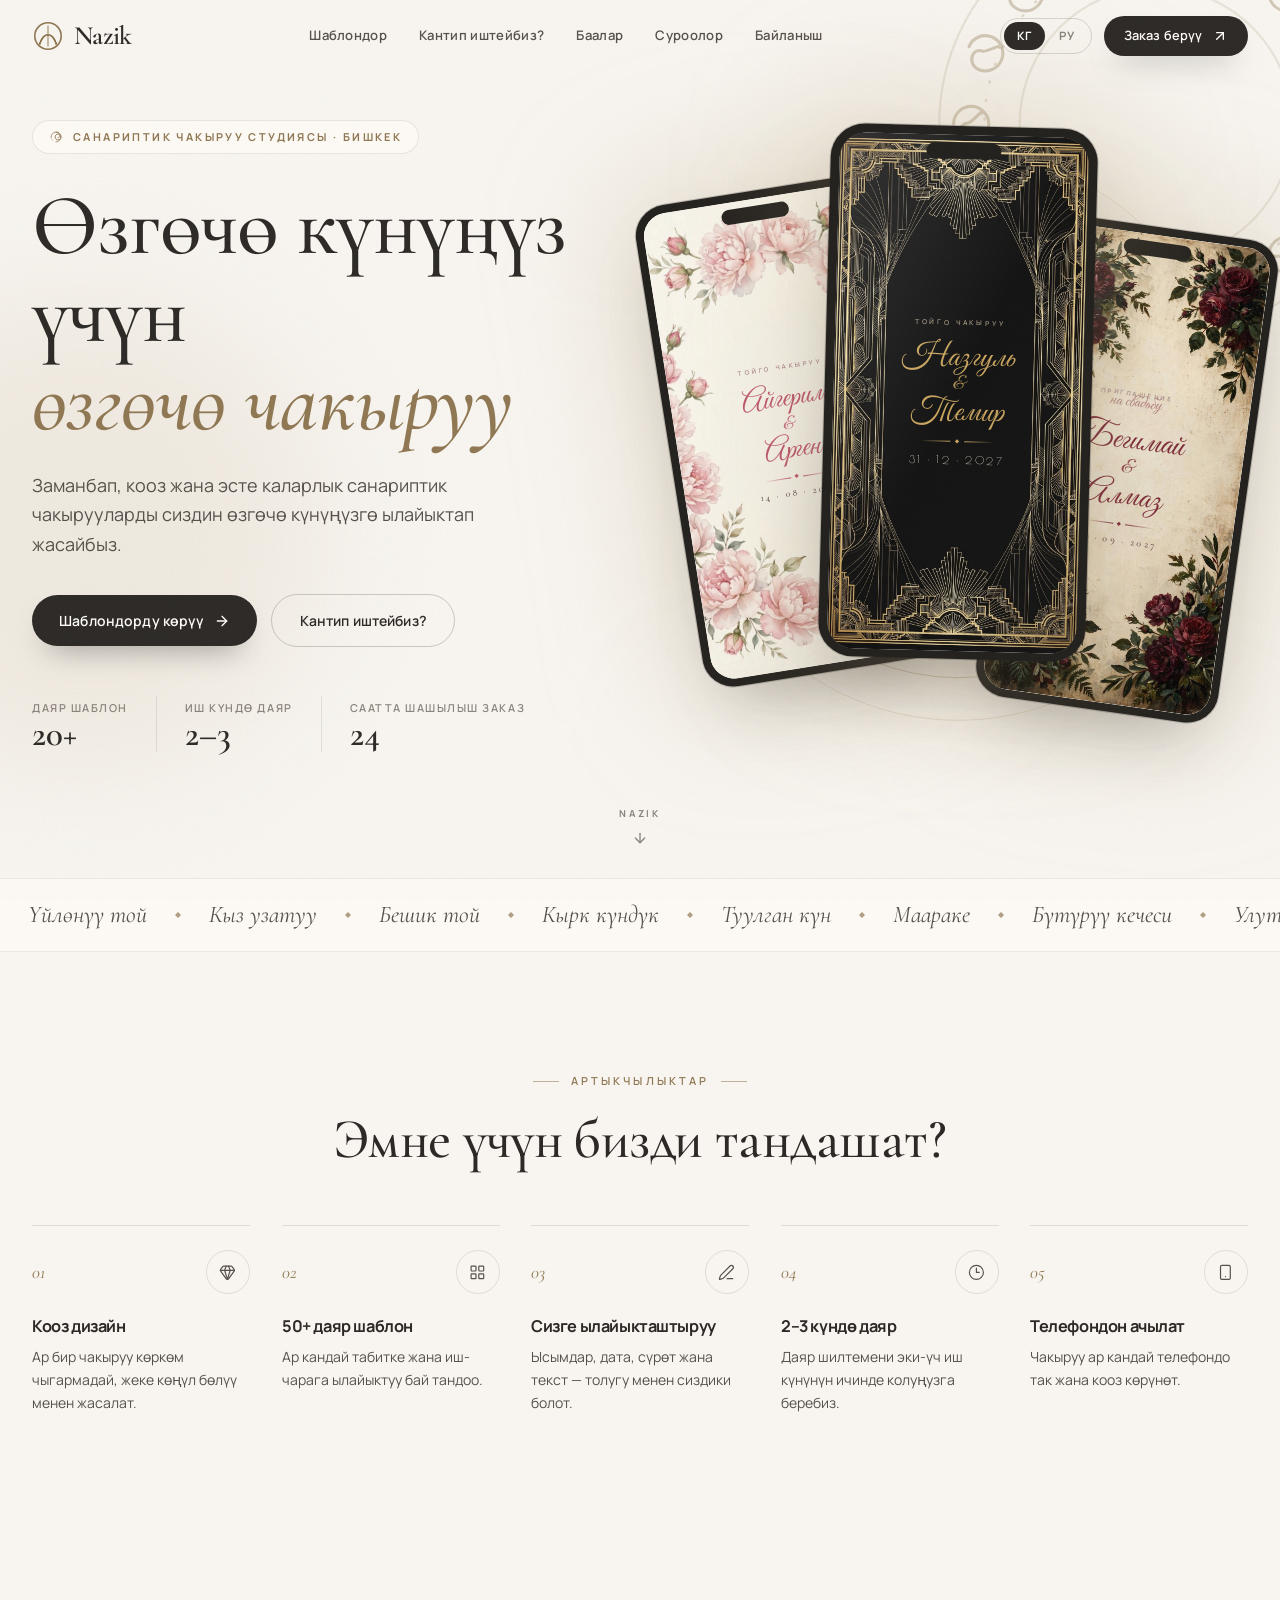
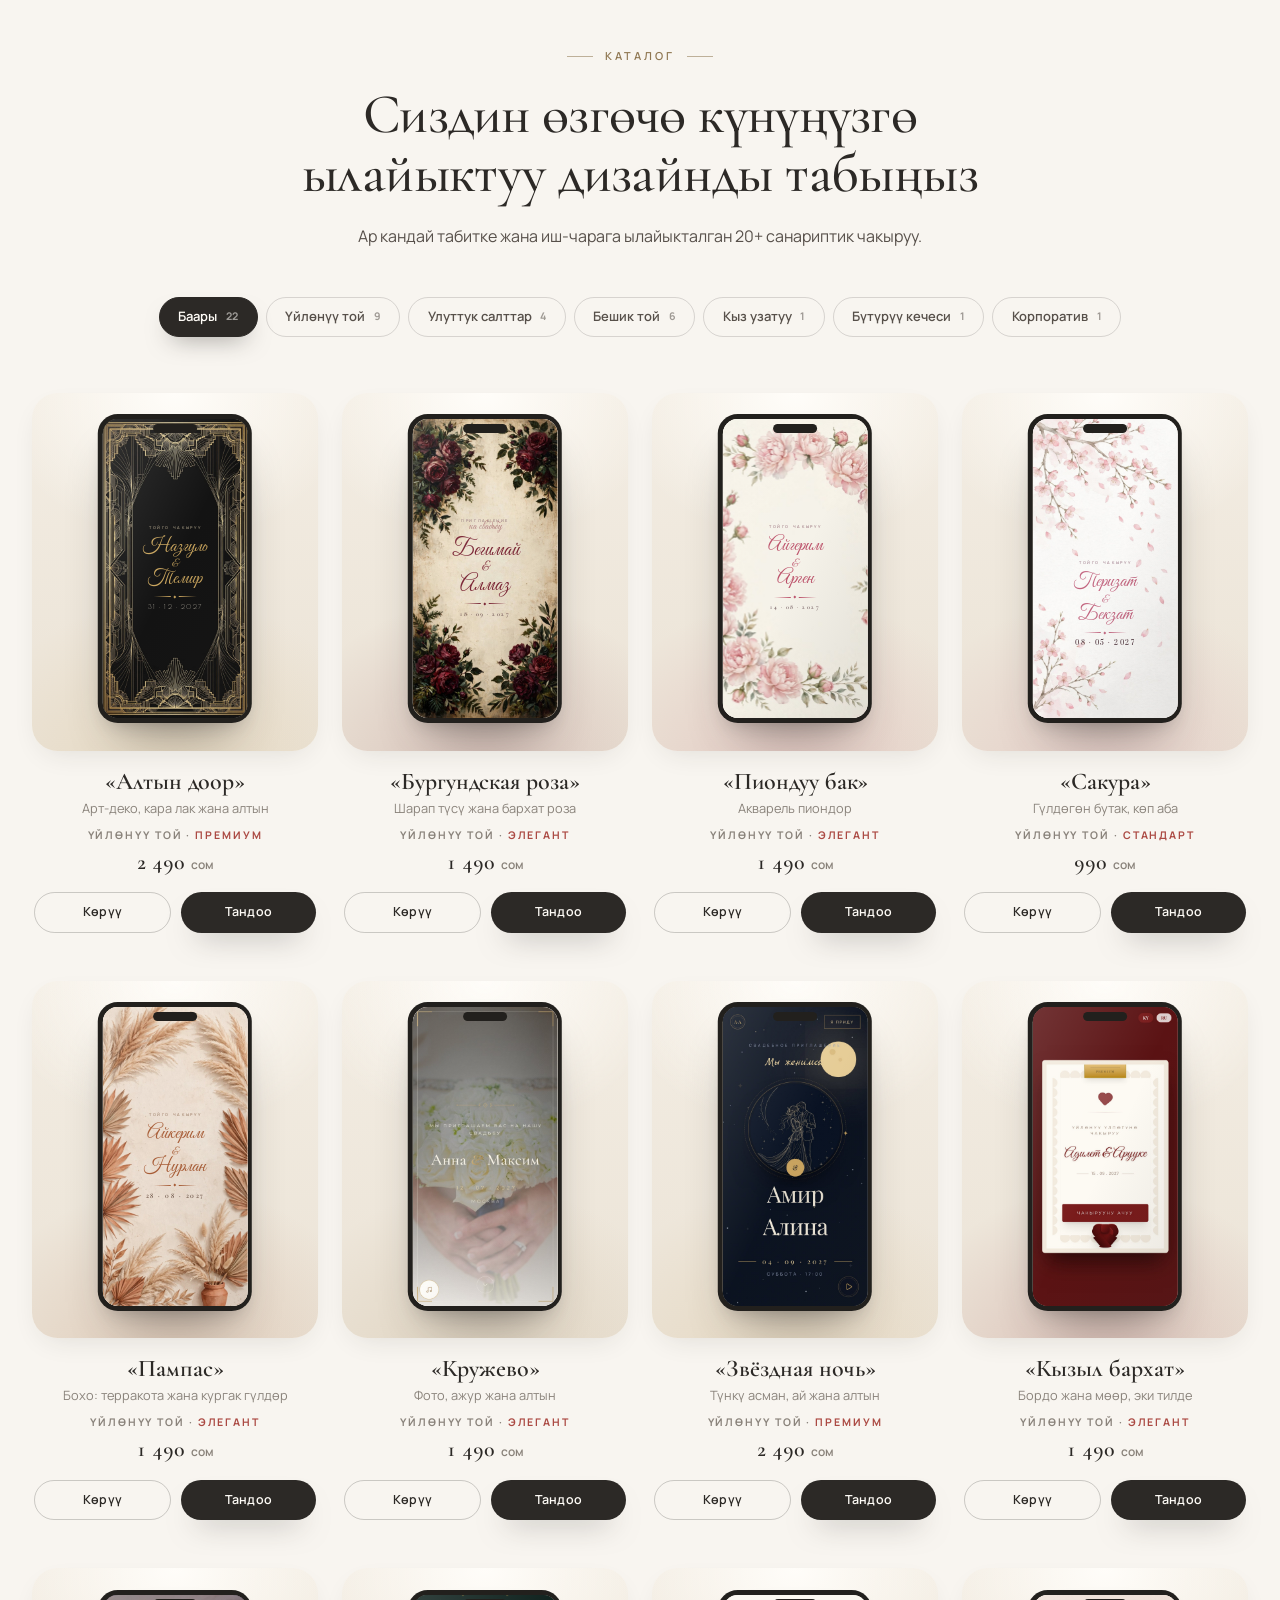
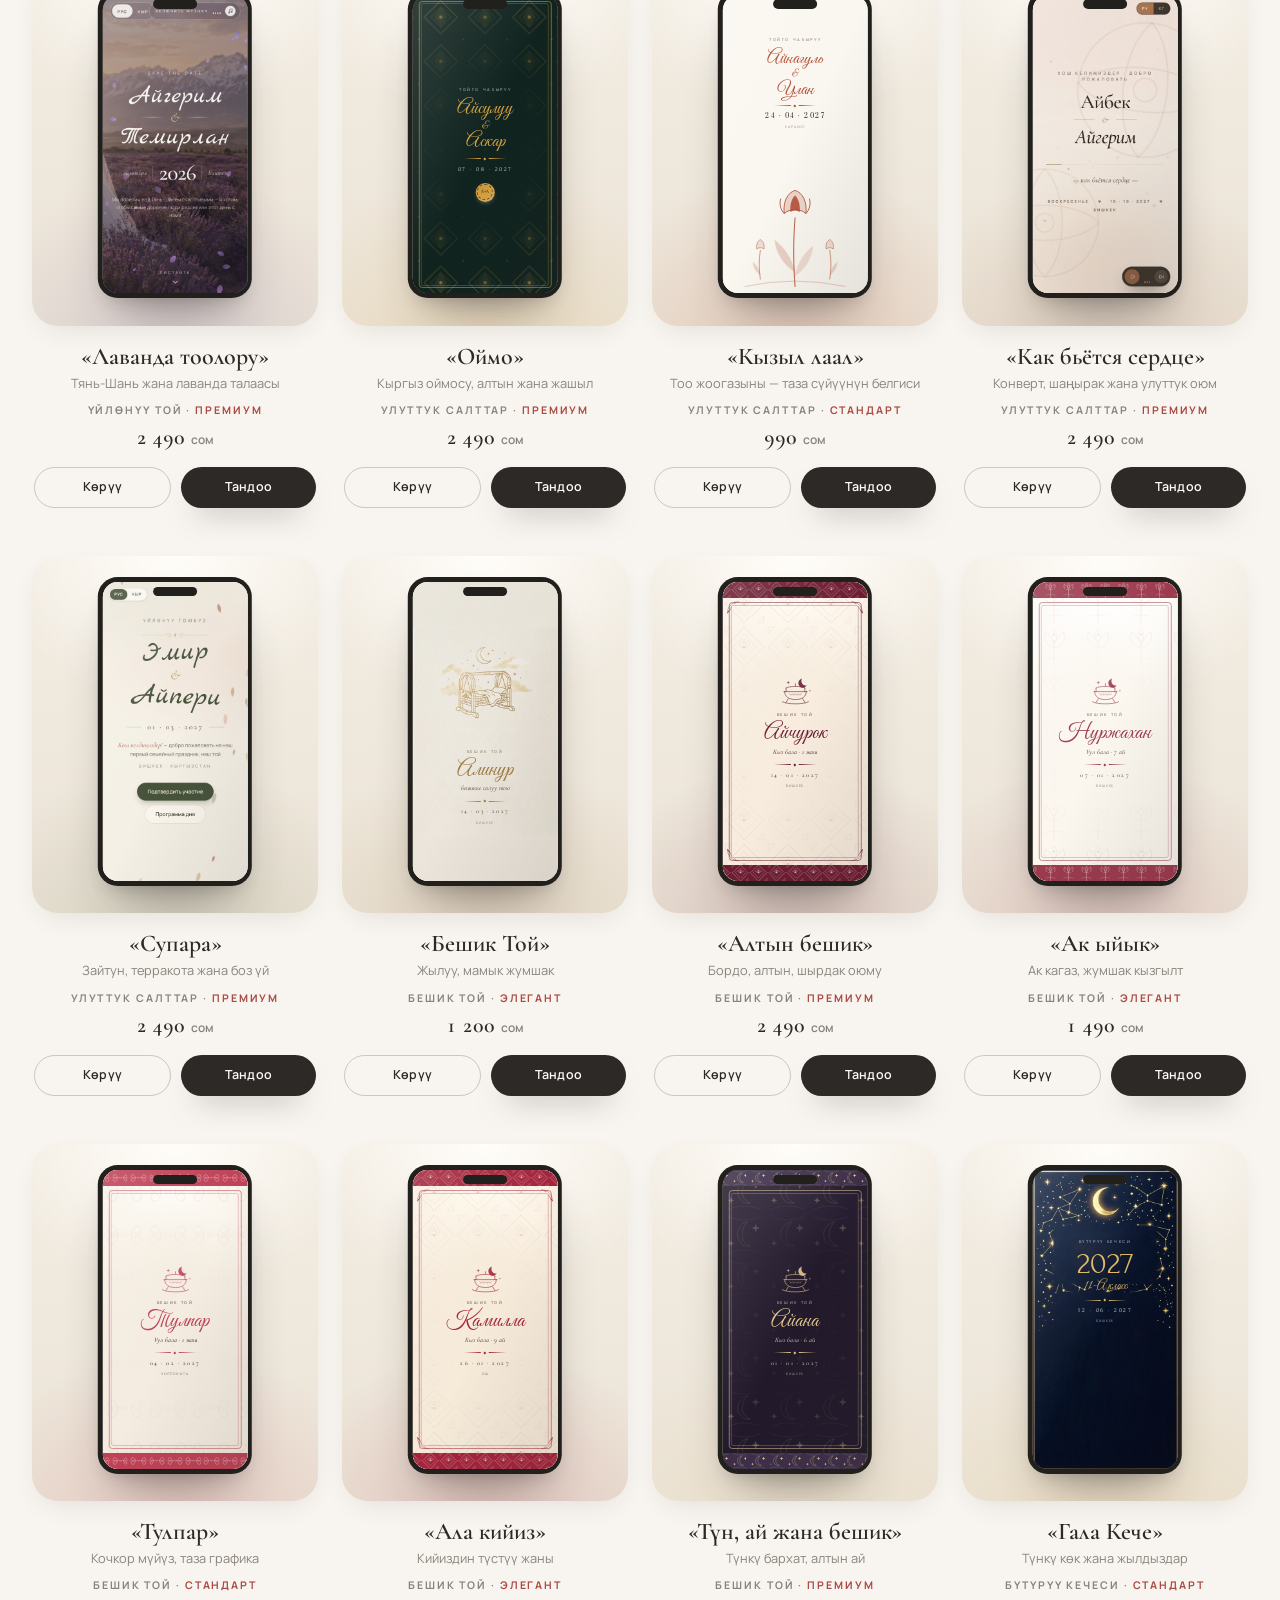
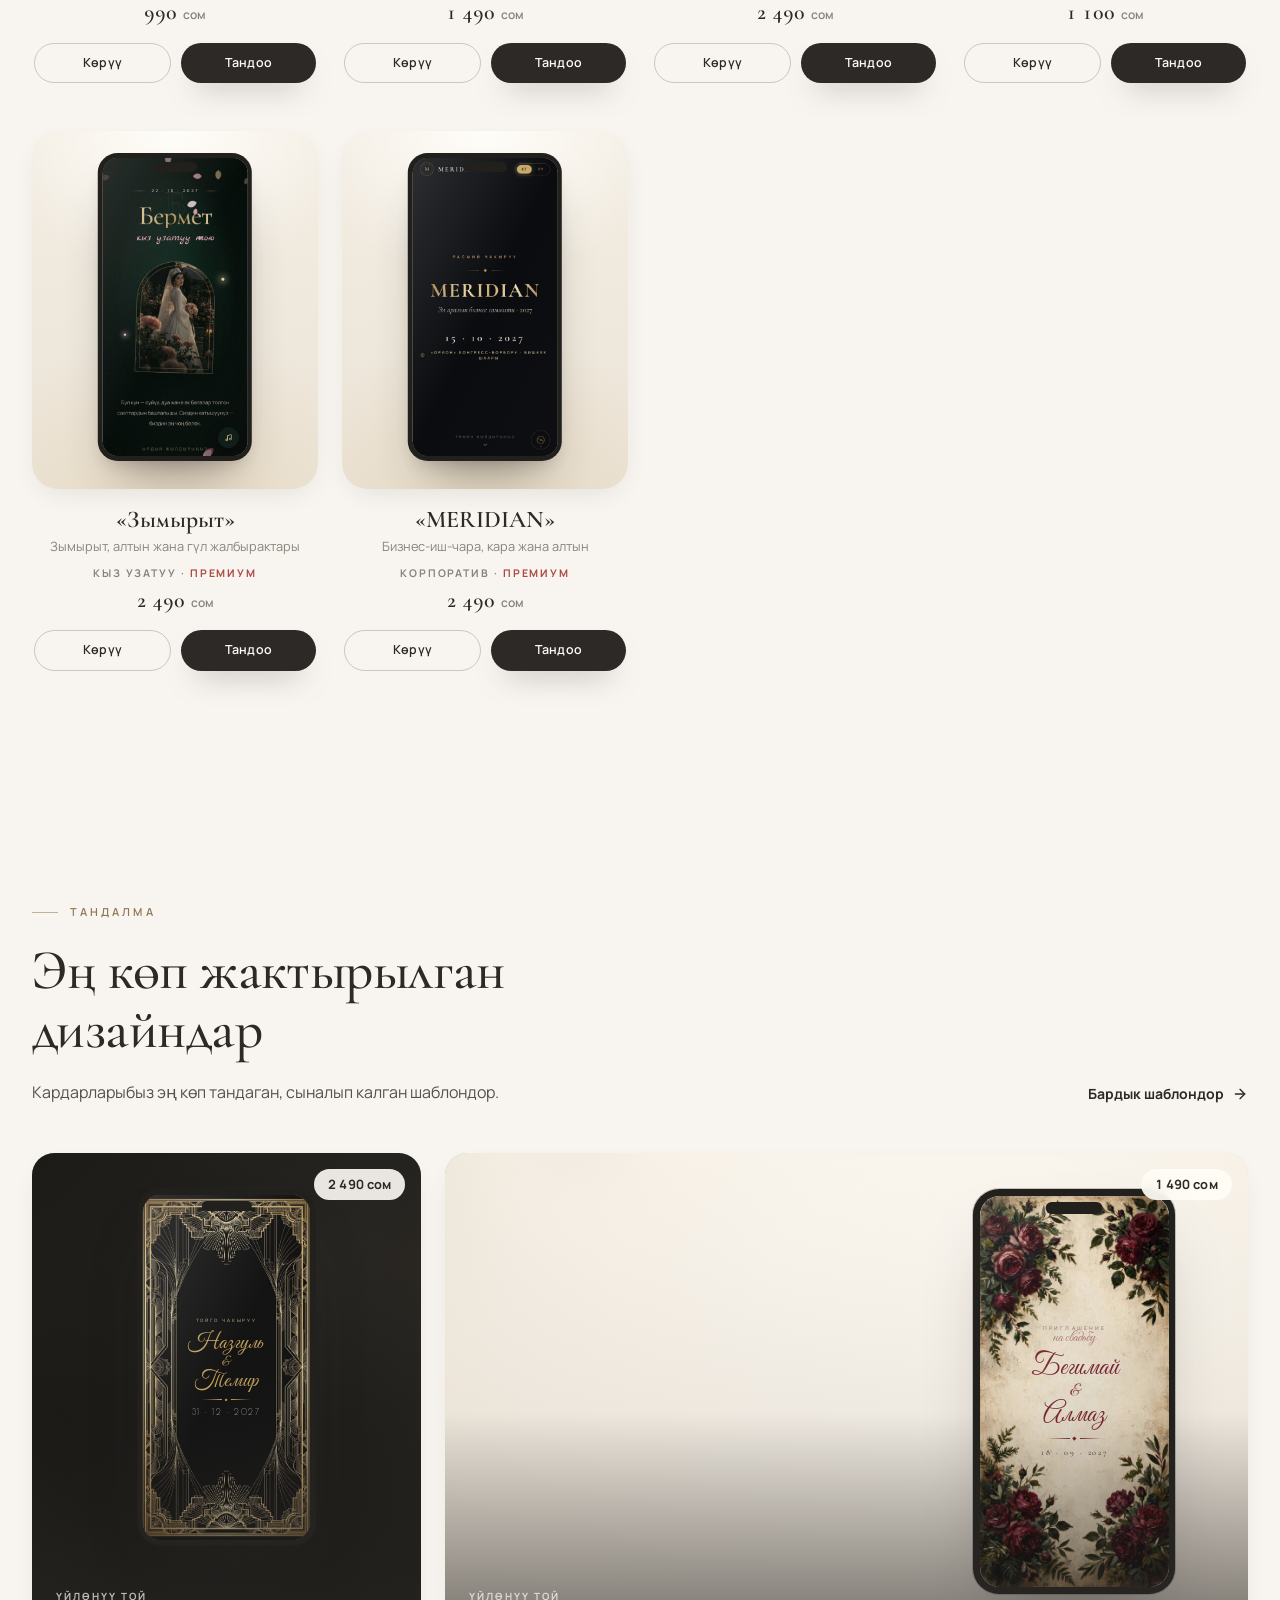
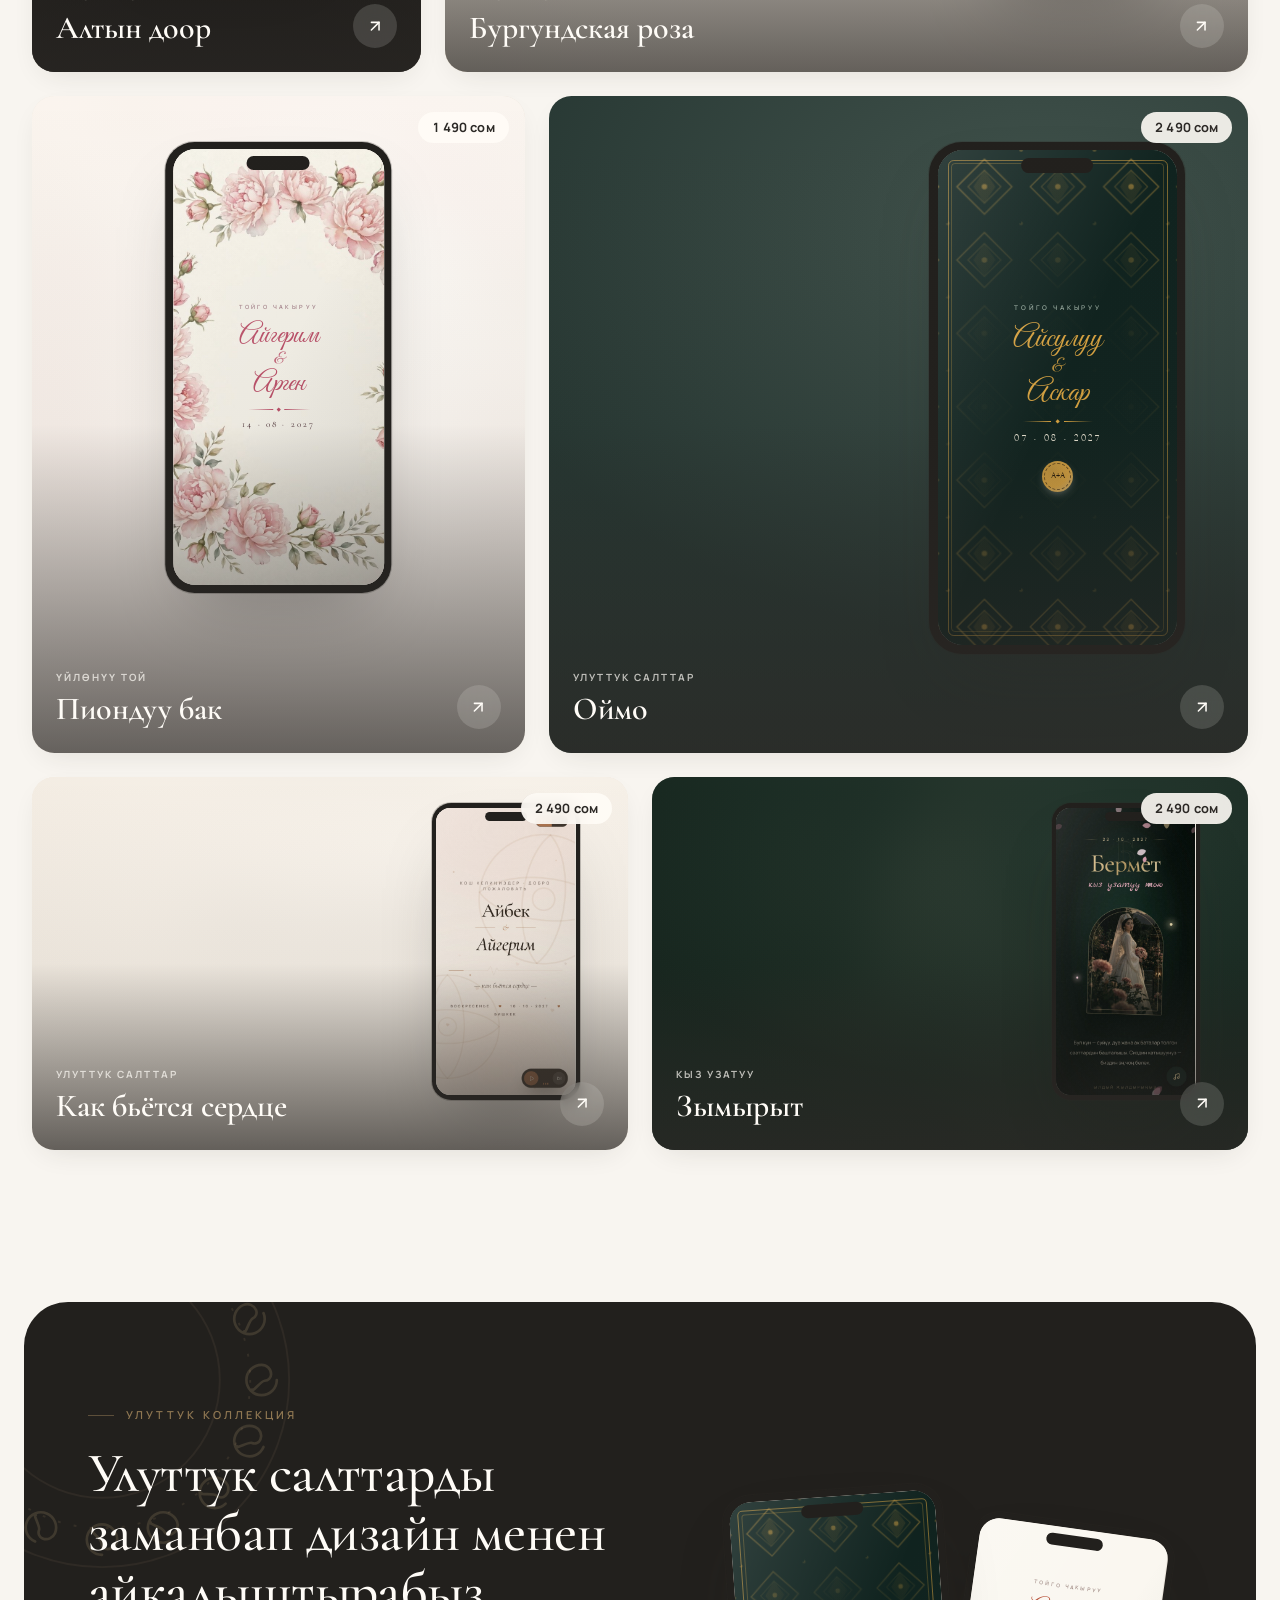
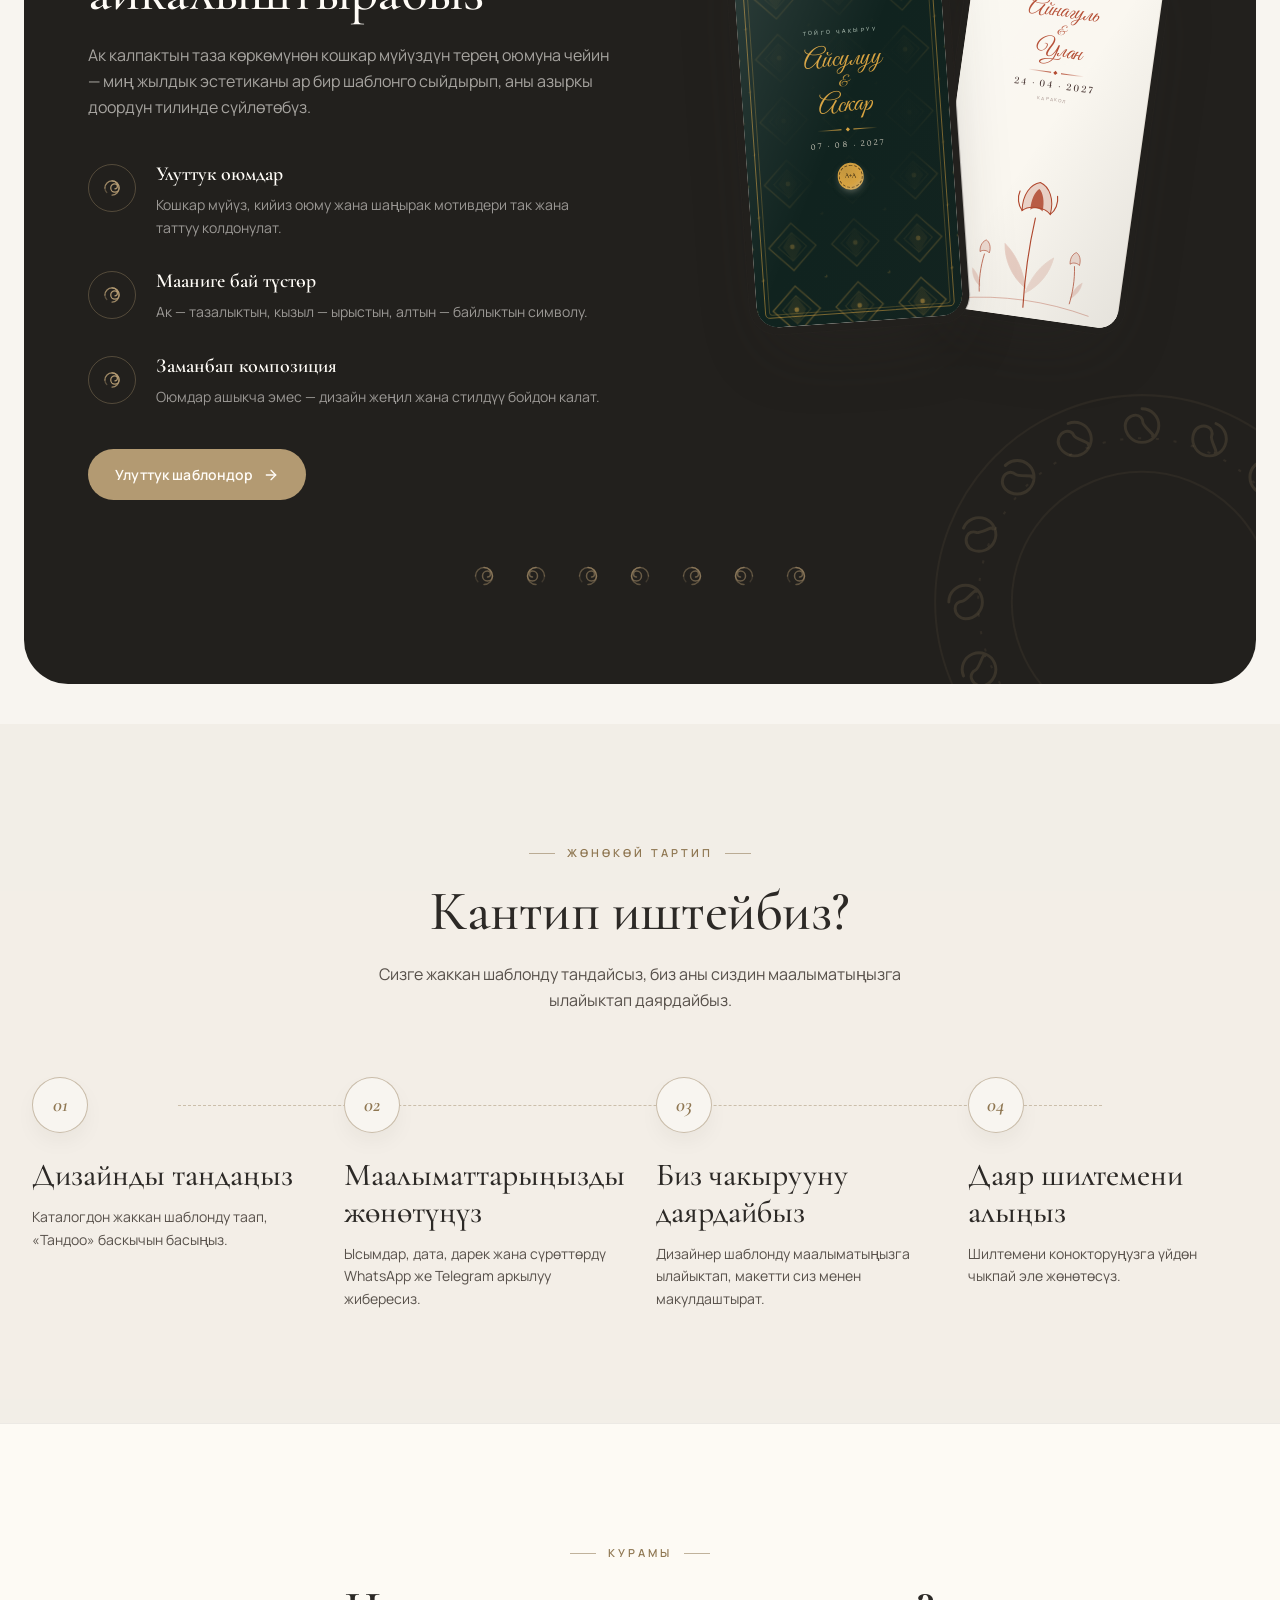
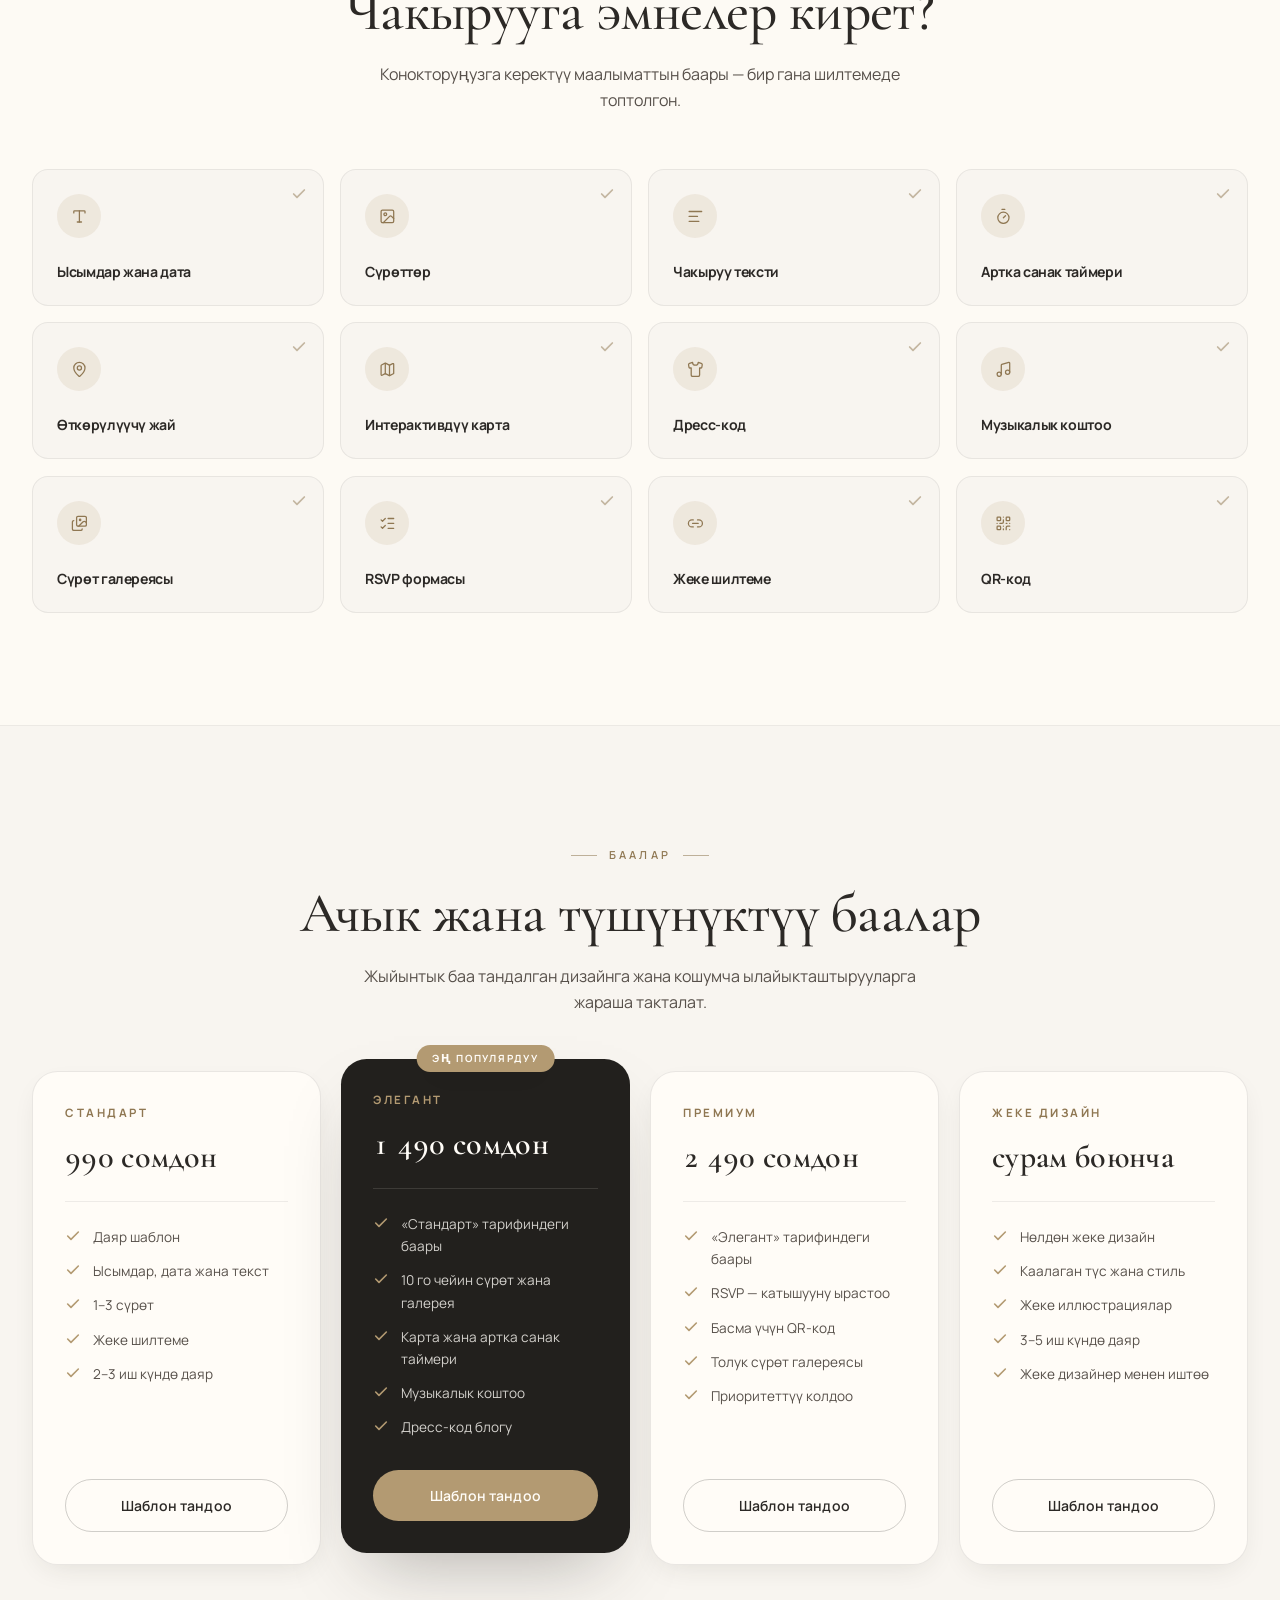
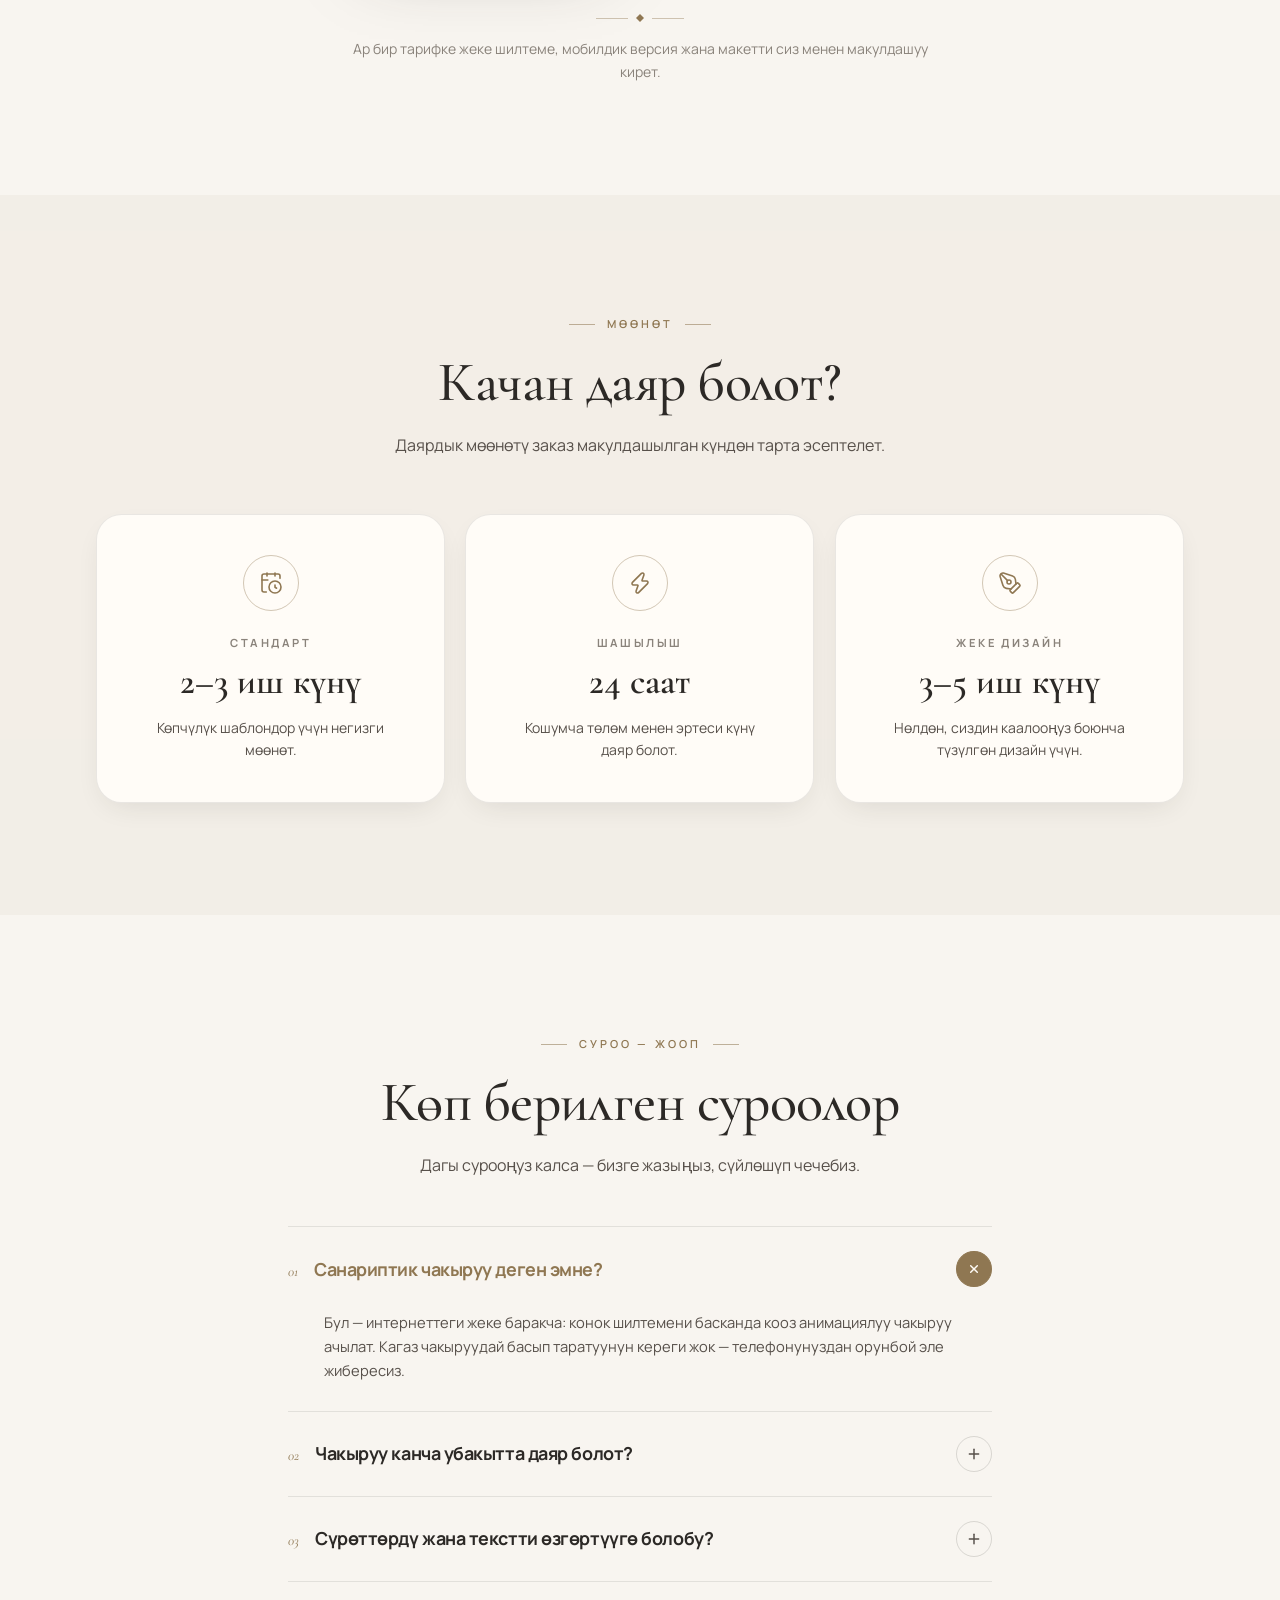
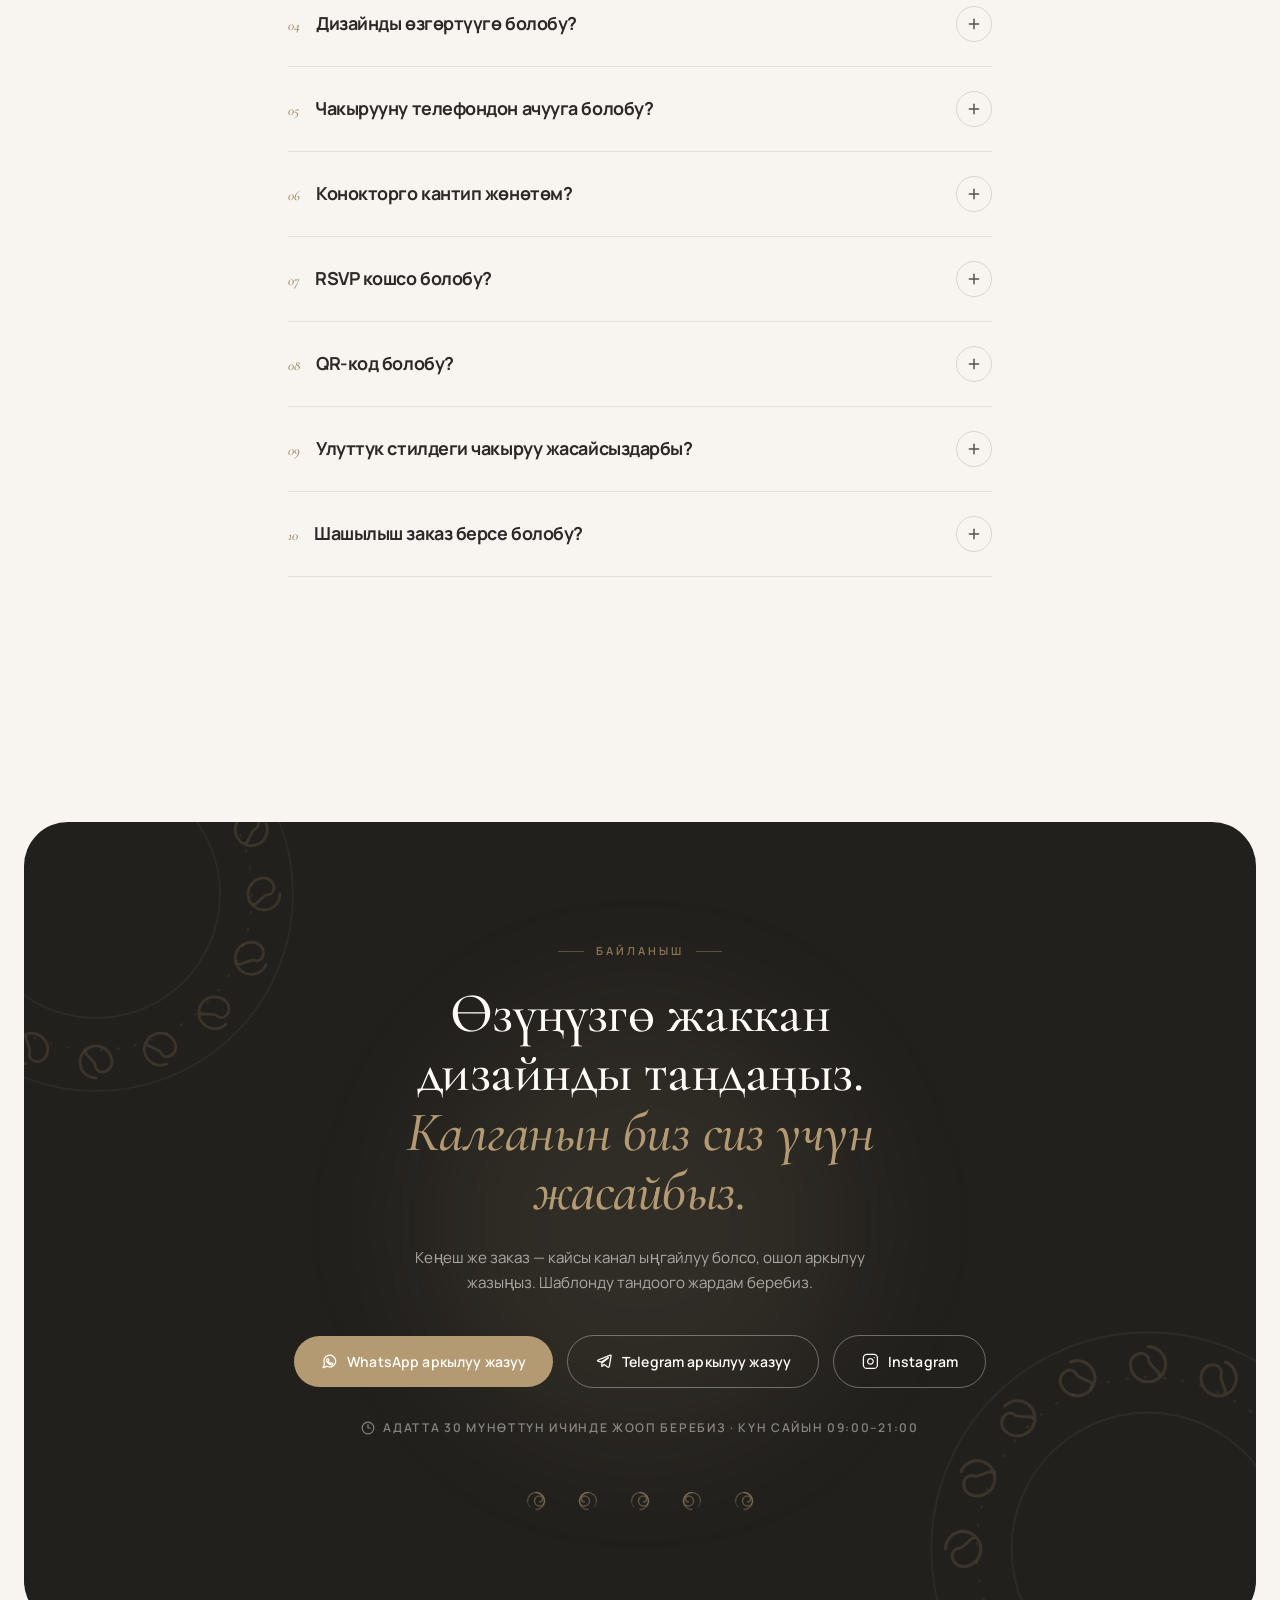
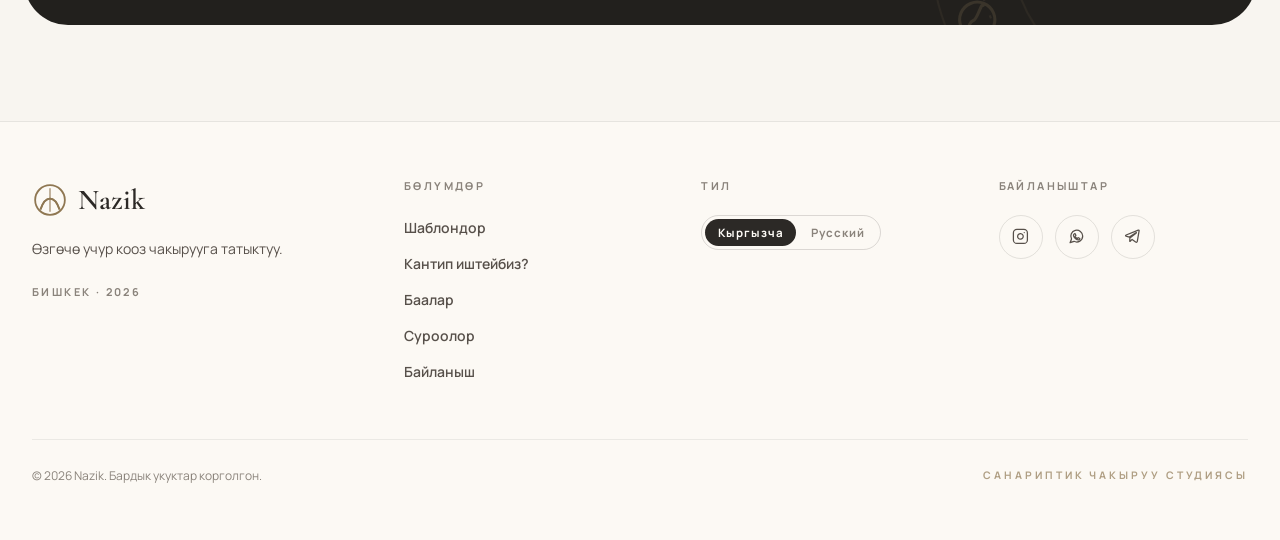
<file: index.html>
<!doctype html>
<html lang="ky">
  <head>
    <meta charset="UTF-8" />
    <meta name="viewport" content="width=device-width, initial-scale=1.0" />
    <meta name="theme-color" content="#F8F5F0" />
    <meta
      name="description"
      content="Nazik — Өзгөчө күнүңүз үчүн өзгөчө чакыруу. Заманбап, кооз санариптик чакыруулар 2–3 күндө. · Особенное приглашение для особенного дня."
    />
    <link rel="preconnect" href="https://fonts.googleapis.com" />
    <link rel="preconnect" href="https://fonts.gstatic.com" crossorigin />
    <link
      href="https://fonts.googleapis.com/css2?family=Cormorant+Garamond:ital,wght@0,400;0,500;0,600;0,700;1,400;1,500&family=Manrope:wght@400;500;600;700;800&family=Great+Vibes&family=Marck+Script&family=Bad+Script&family=Playfair+Display:ital,wght@0,400;0,500;1,400&family=Forum&family=Prata&family=Poiret+One&display=swap"
      rel="stylesheet"
    />
    <title>Nazik — Санариптик чакыруу студиясы · Цифровые приглашения в Бишкеке</title>
  </head>
  <body>
    <div id="root"></div>
    <link rel="stylesheet" href="assets/app.css"><script type="module" src="assets/app.js"></script>
  </body>
</html>
</file>
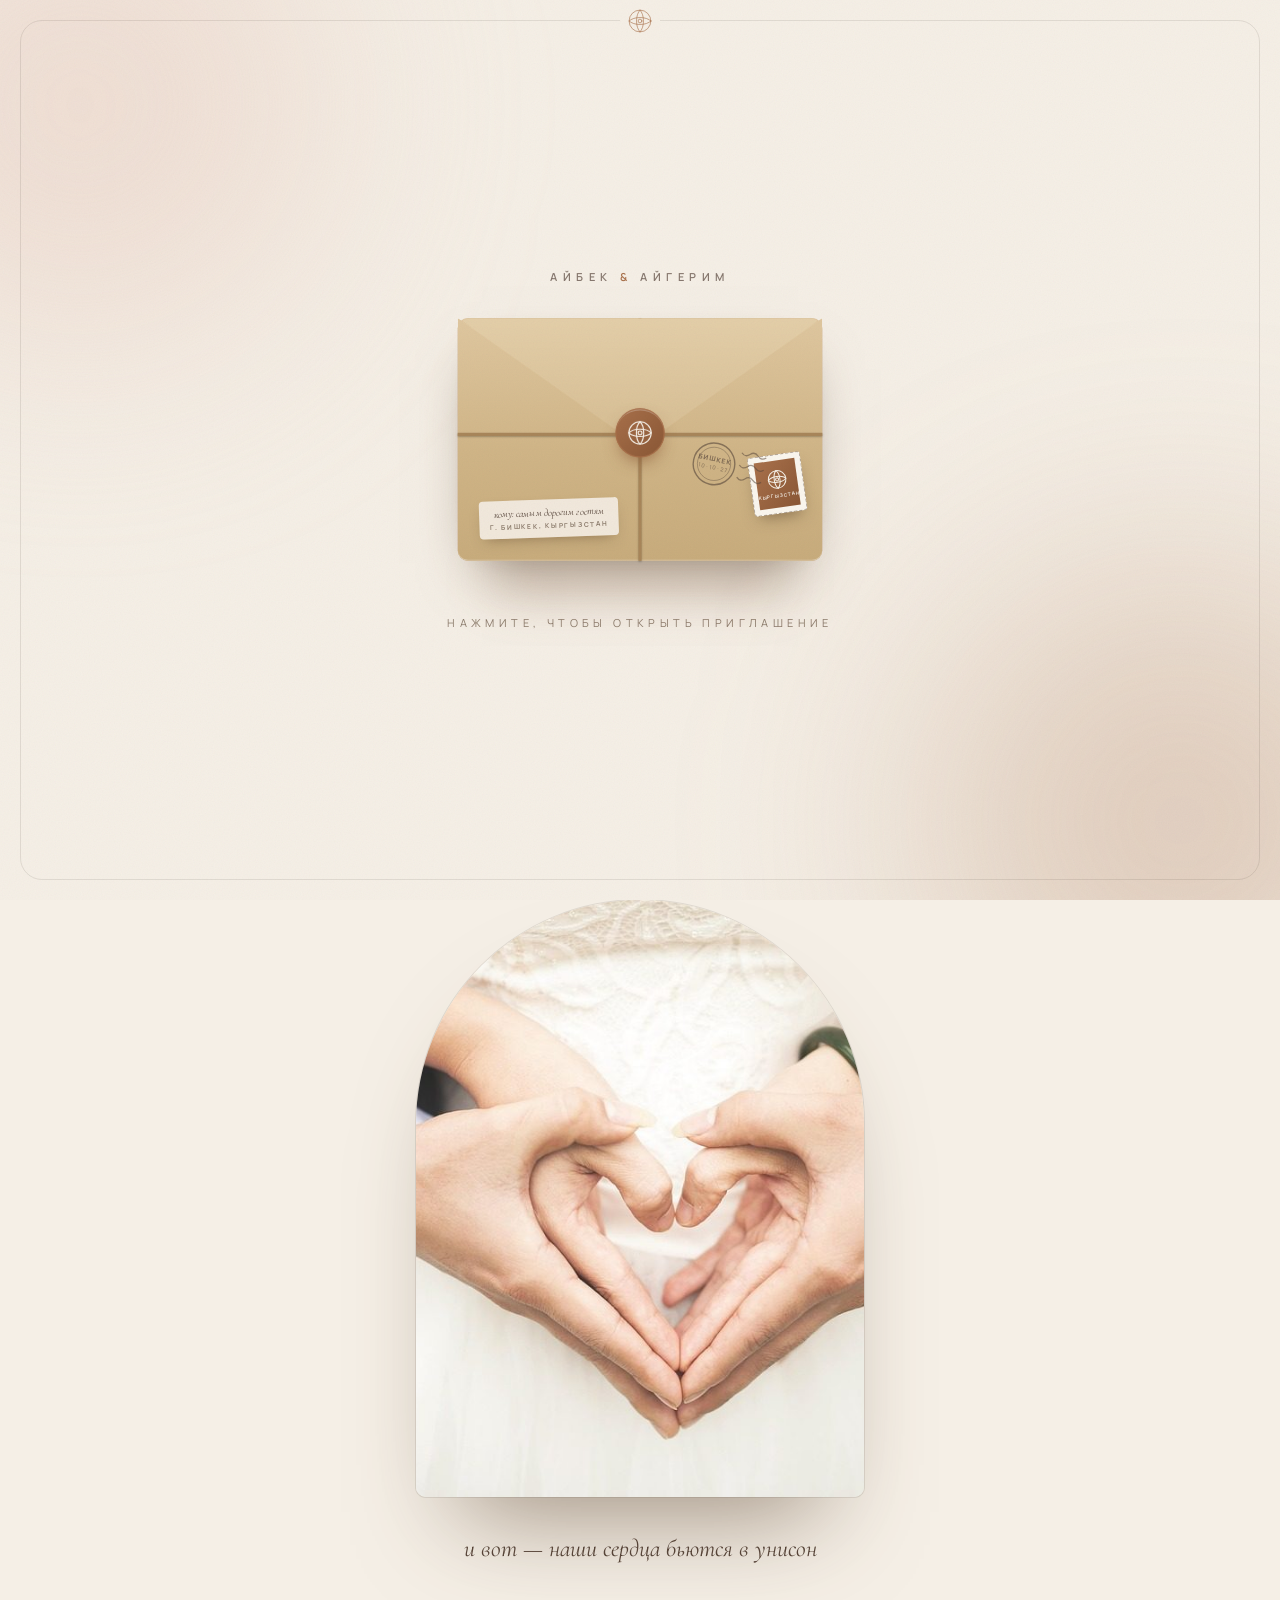
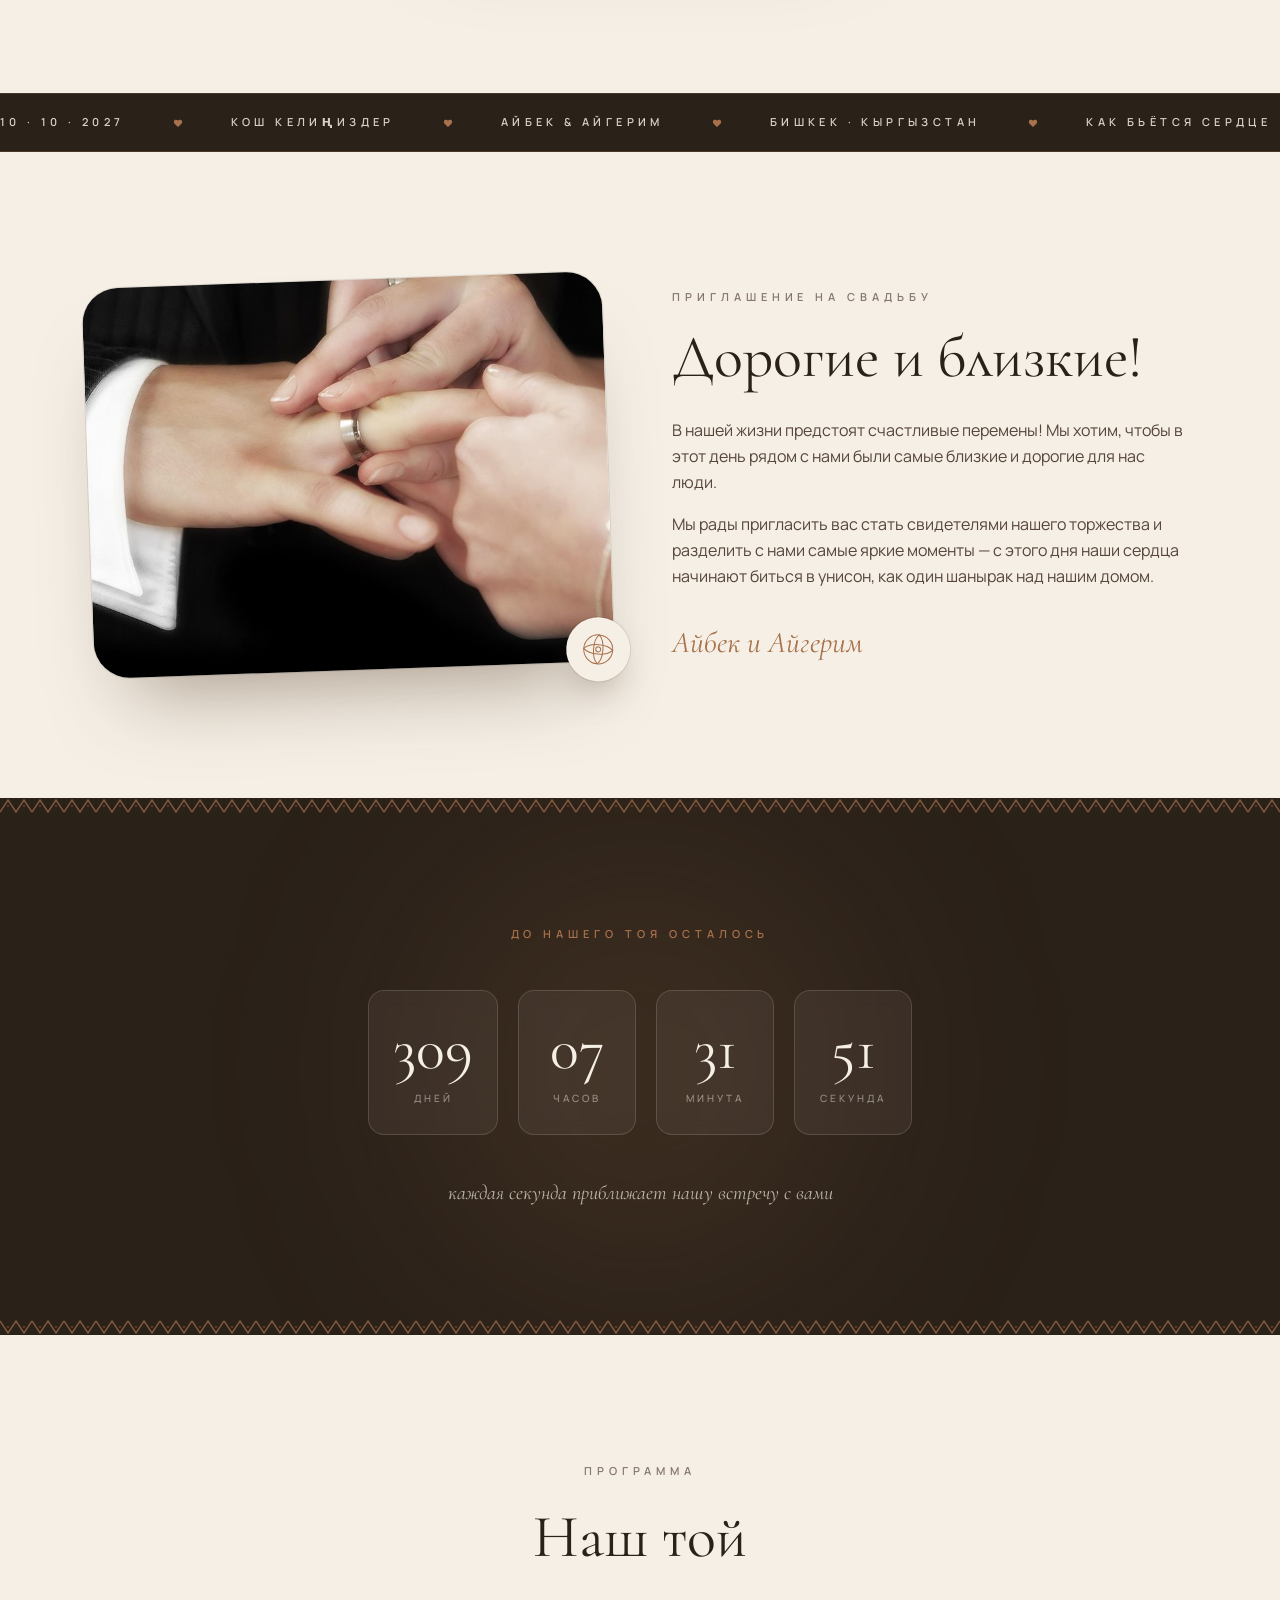
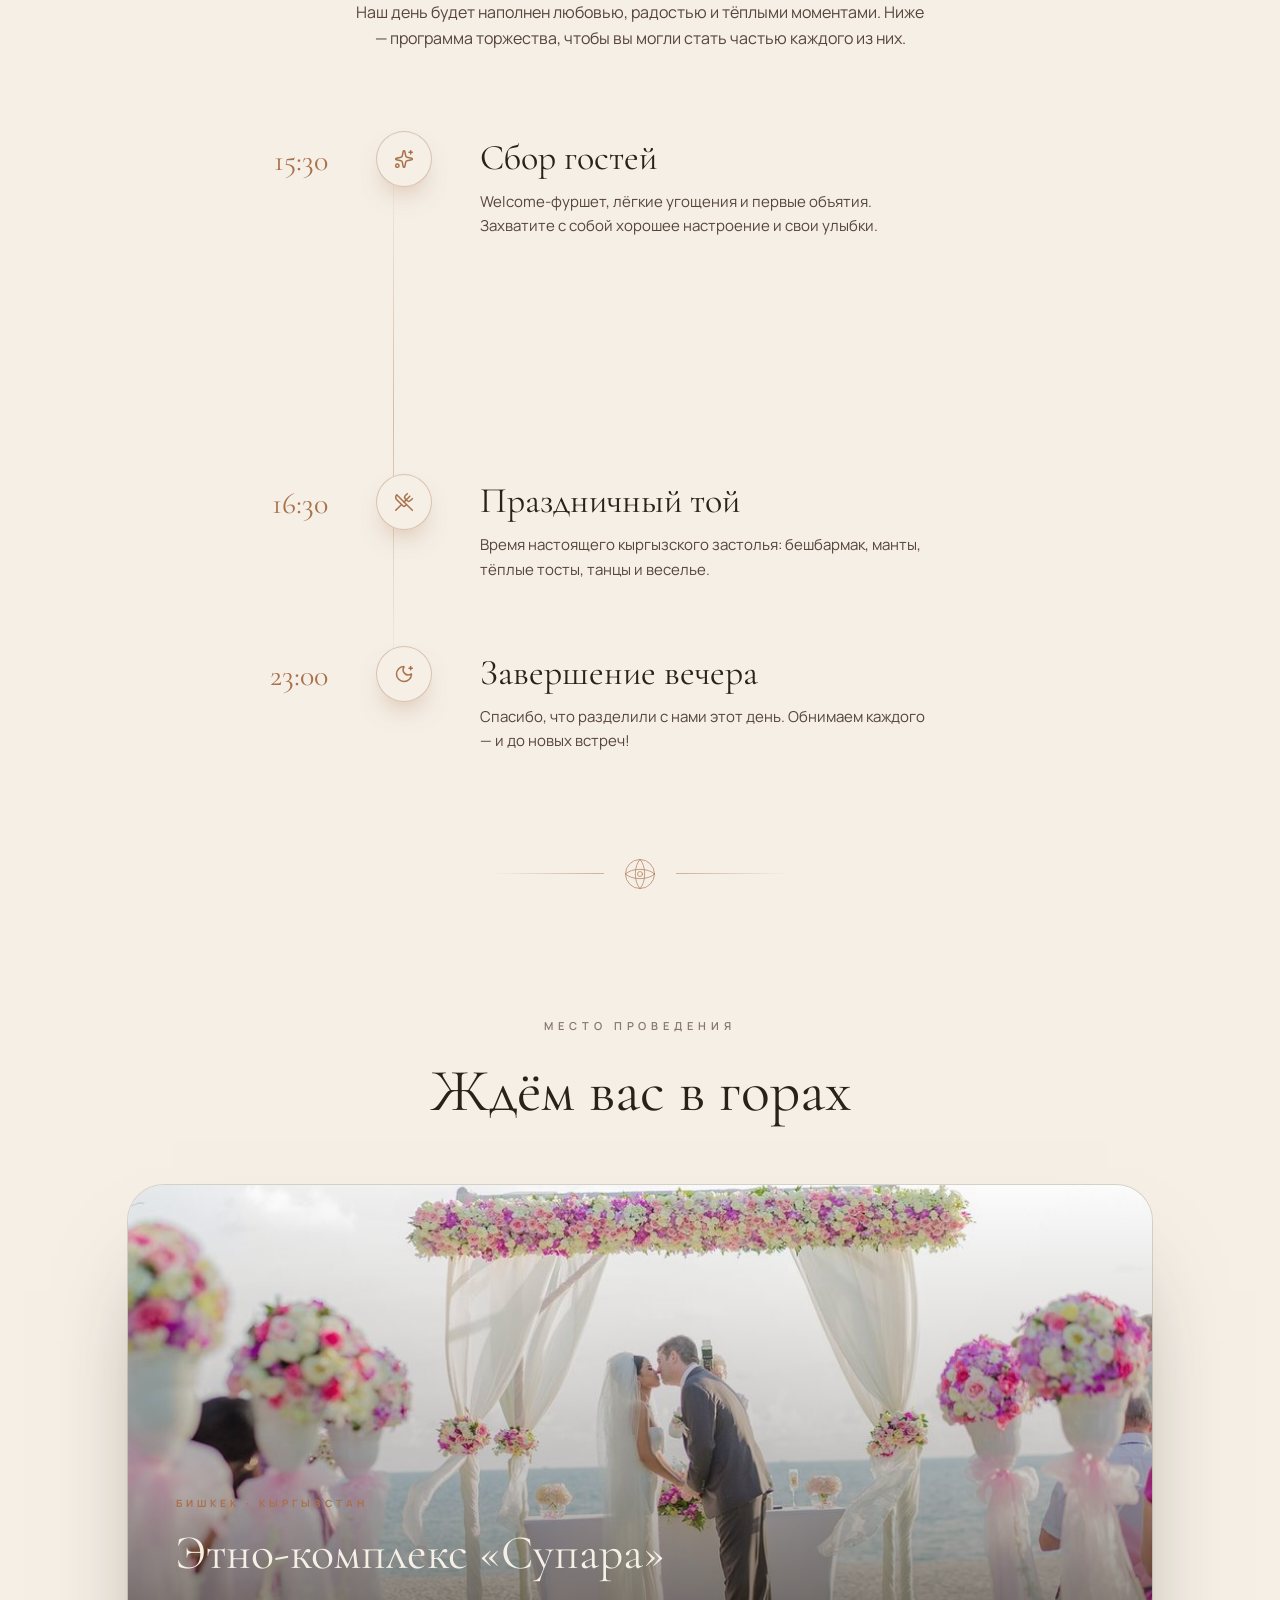
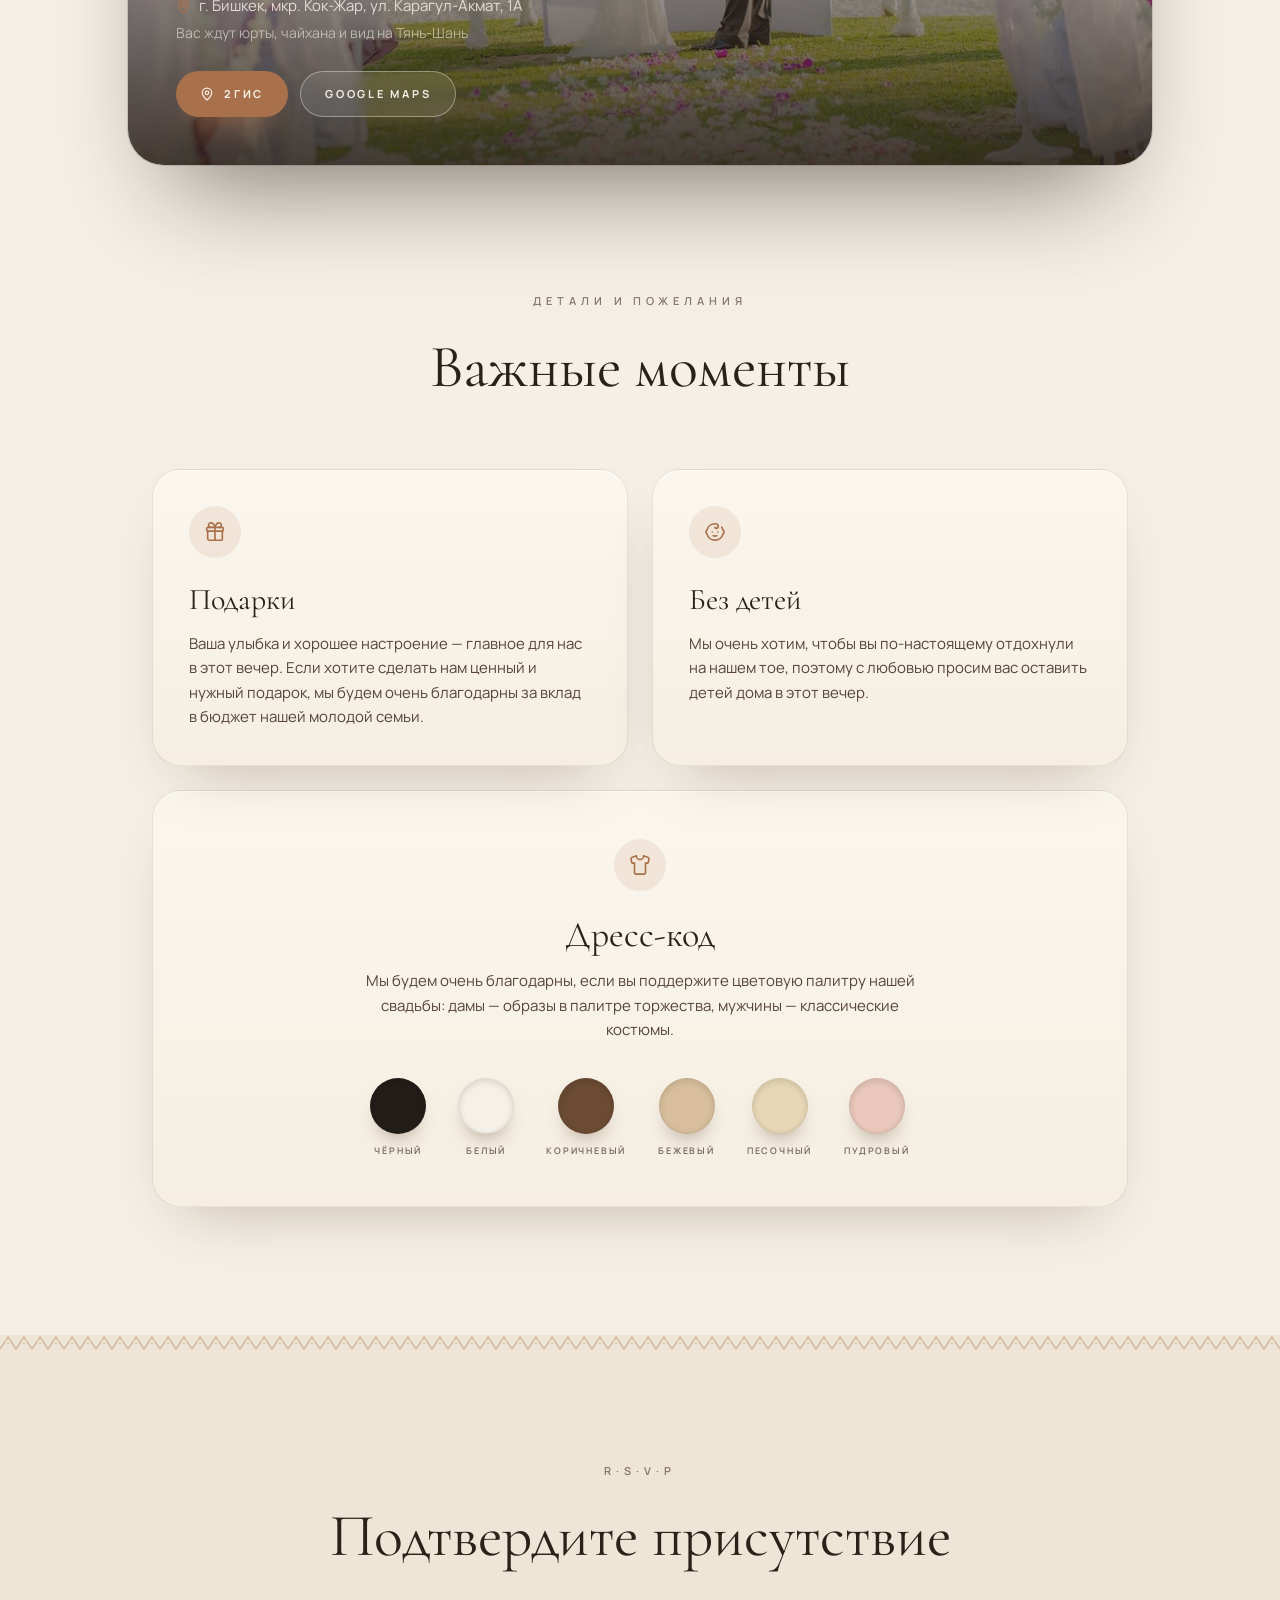
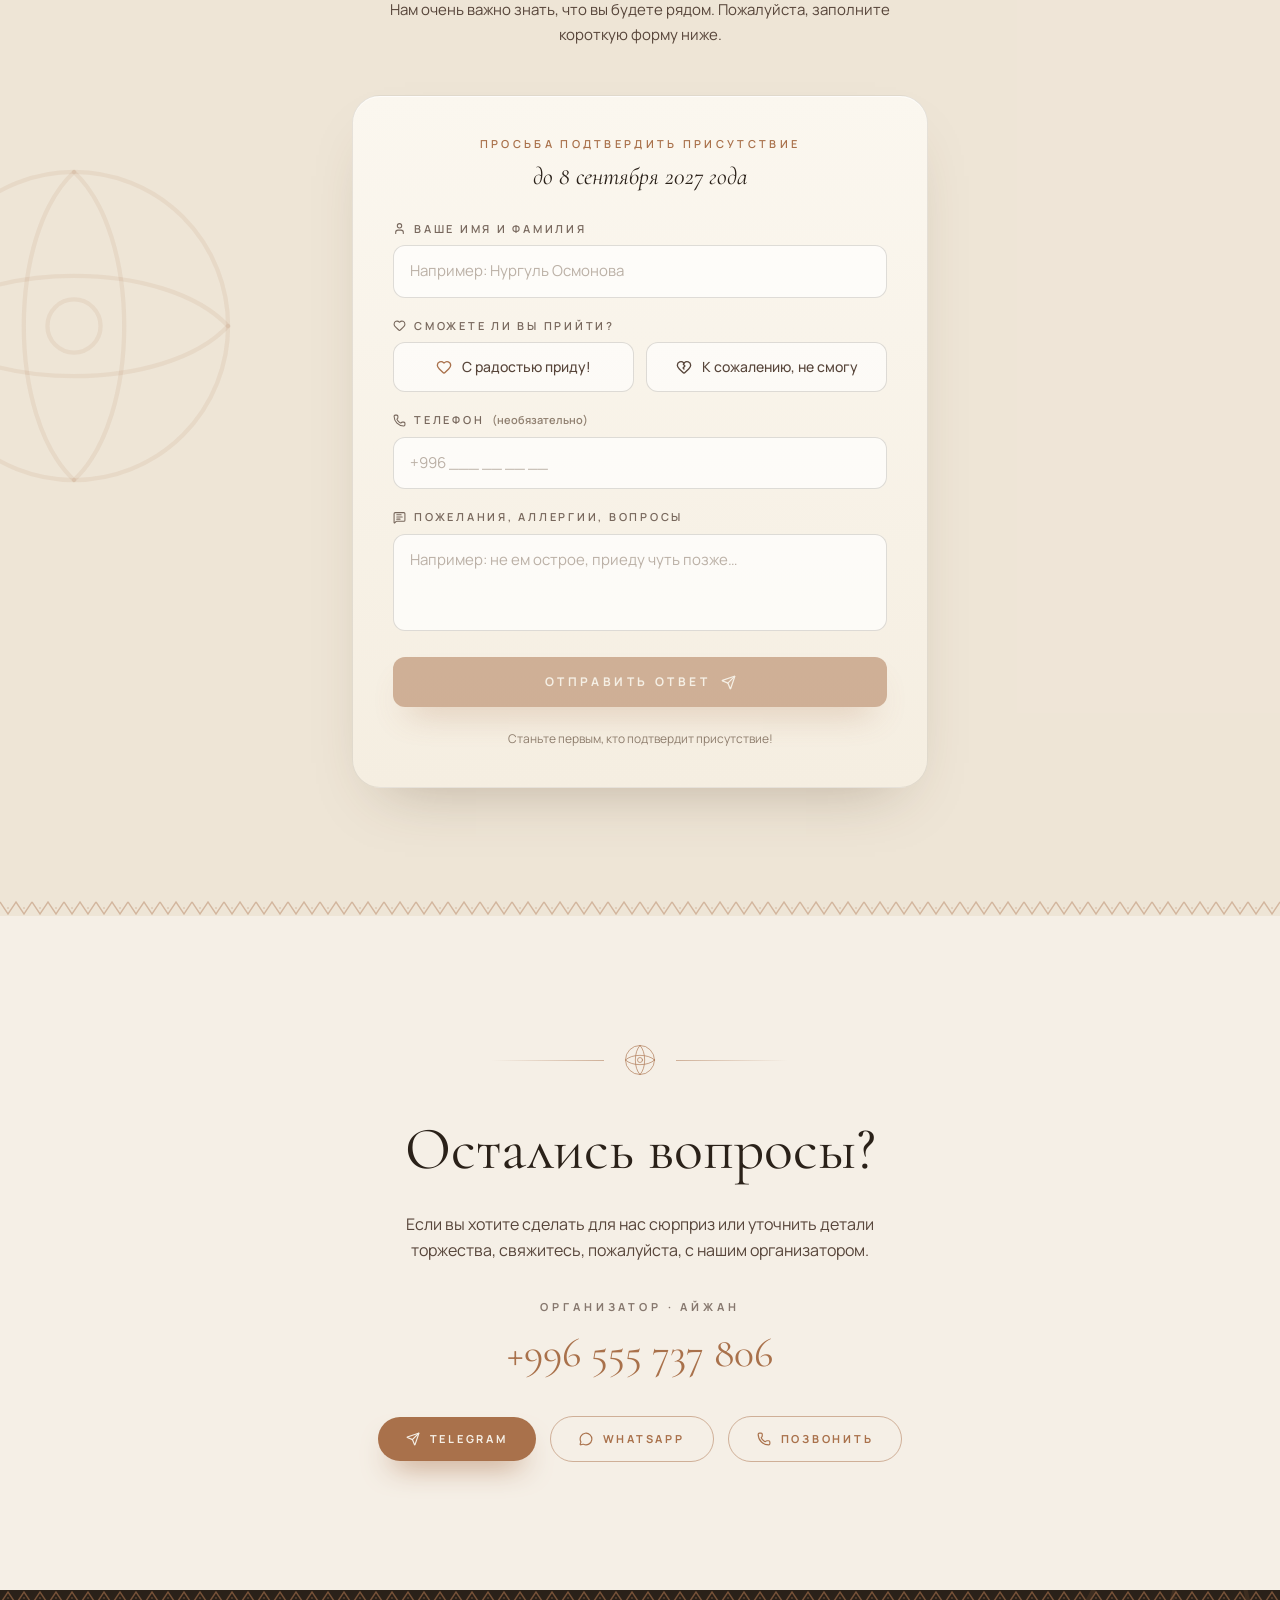
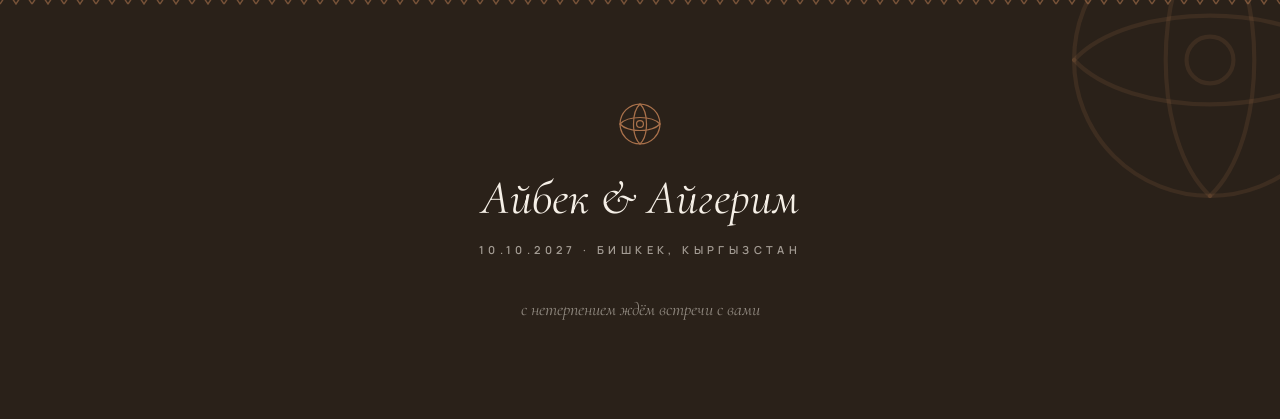
<file: assets/demos/kak-bietsya-serdce/index.html>
<!doctype html><html lang="ru"><head><meta charset="UTF-8"><meta name="viewport" content="width=device-width, initial-scale=1"><title>Айбек & Айгерим — Как бьётся сердце</title><link rel="preconnect" href="https://fonts.googleapis.com"><link rel="preconnect" href="https://fonts.gstatic.com" crossorigin><link href="https://fonts.googleapis.com/css2?family=Cormorant+Garamond:ital,wght@0,300;0,400;0,500;0,600;0,700;1,400;1,500&family=Manrope:wght@300;400;500;600;700;800&family=Marck+Script&family=Caveat:wght@400;600&display=swap" rel="stylesheet"><style>:root{--font-cormorant:"Cormorant Garamond",Georgia,serif;--font-manrope:"Manrope",system-ui,sans-serif;--font-marck:"Marck Script",cursive;--font-caveat-vf:"Caveat",cursive}</style>  <link rel="stylesheet" href="./app.css" />
  </head><body class="bg-ivory font-body text-ink antialiased"><div id="root"></div><div class="grain-overlay" aria-hidden="true"></div>  <script type="module" src="./app.js"></script>
  </body></html>
</file>
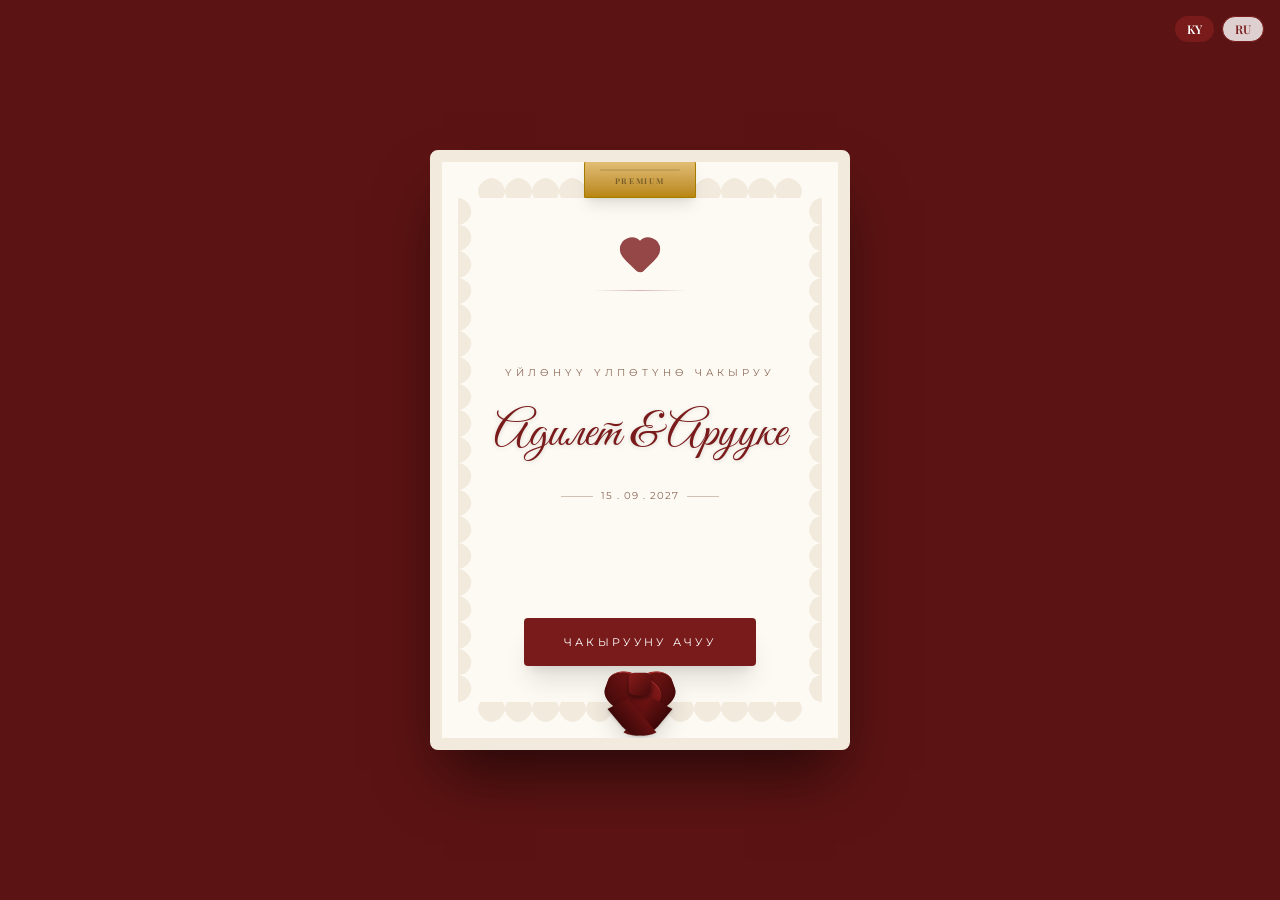
<file: assets/demos/kyzyl-barkhat/index.html>
<!doctype html>
<html lang="en">
  <head>
    <meta charset="UTF-8" />
    <meta name="viewport" content="width=device-width, initial-scale=1.0" />
    <link rel="preconnect" href="https://fonts.googleapis.com">
    <link rel="preconnect" href="https://fonts.gstatic.com" crossorigin>
    <link href="https://fonts.googleapis.com/css2?family=Playfair+Display:ital,wght@0,400..900;1,400..900&family=Montserrat:ital,wght@0,100..900;1,100..900&family=Great+Vibes&display=swap" rel="stylesheet">
    <title>Биздин Үйлөнүү Тоюбуз | Наша Свадьба</title>
    <link rel="stylesheet" href="./app.css" />
  </head>
  <body>
    <div id="root"></div>
    
    <script type="module" src="./app.js"></script>
  </body>
</html>
</file>
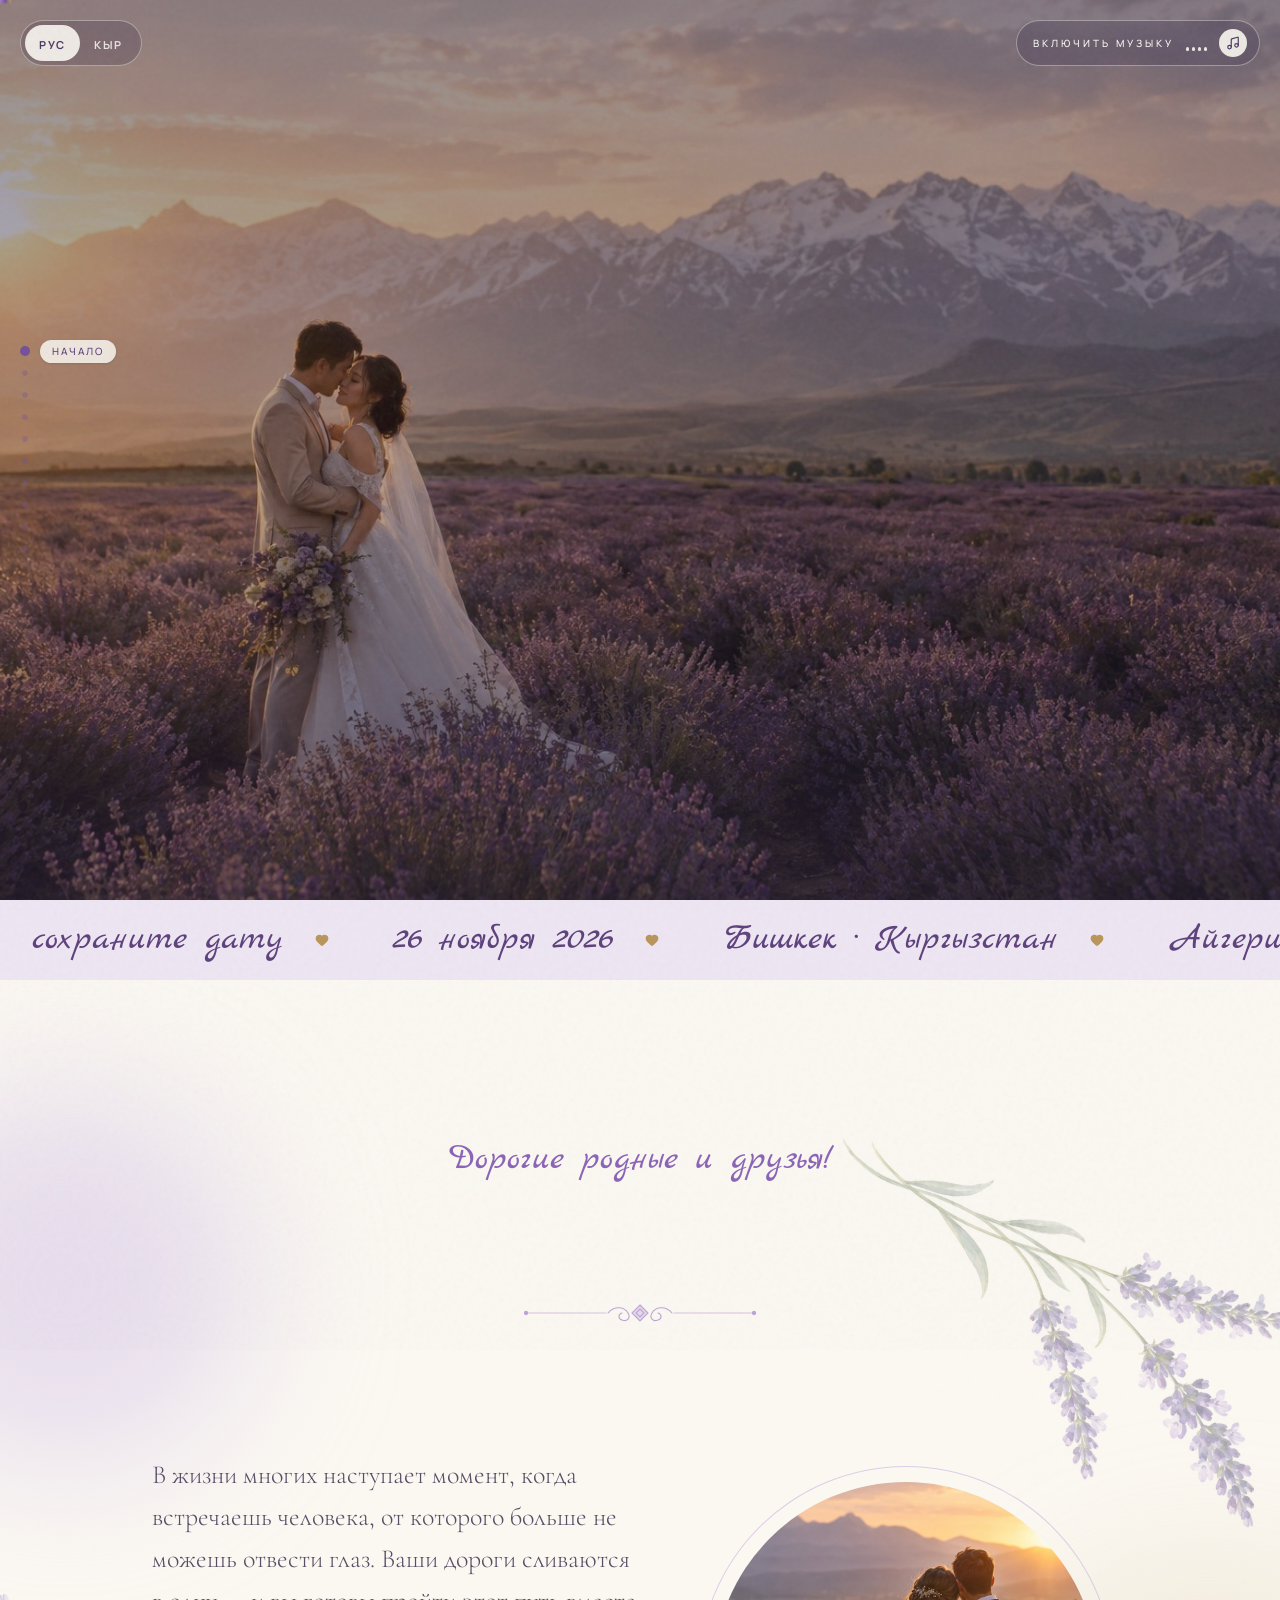
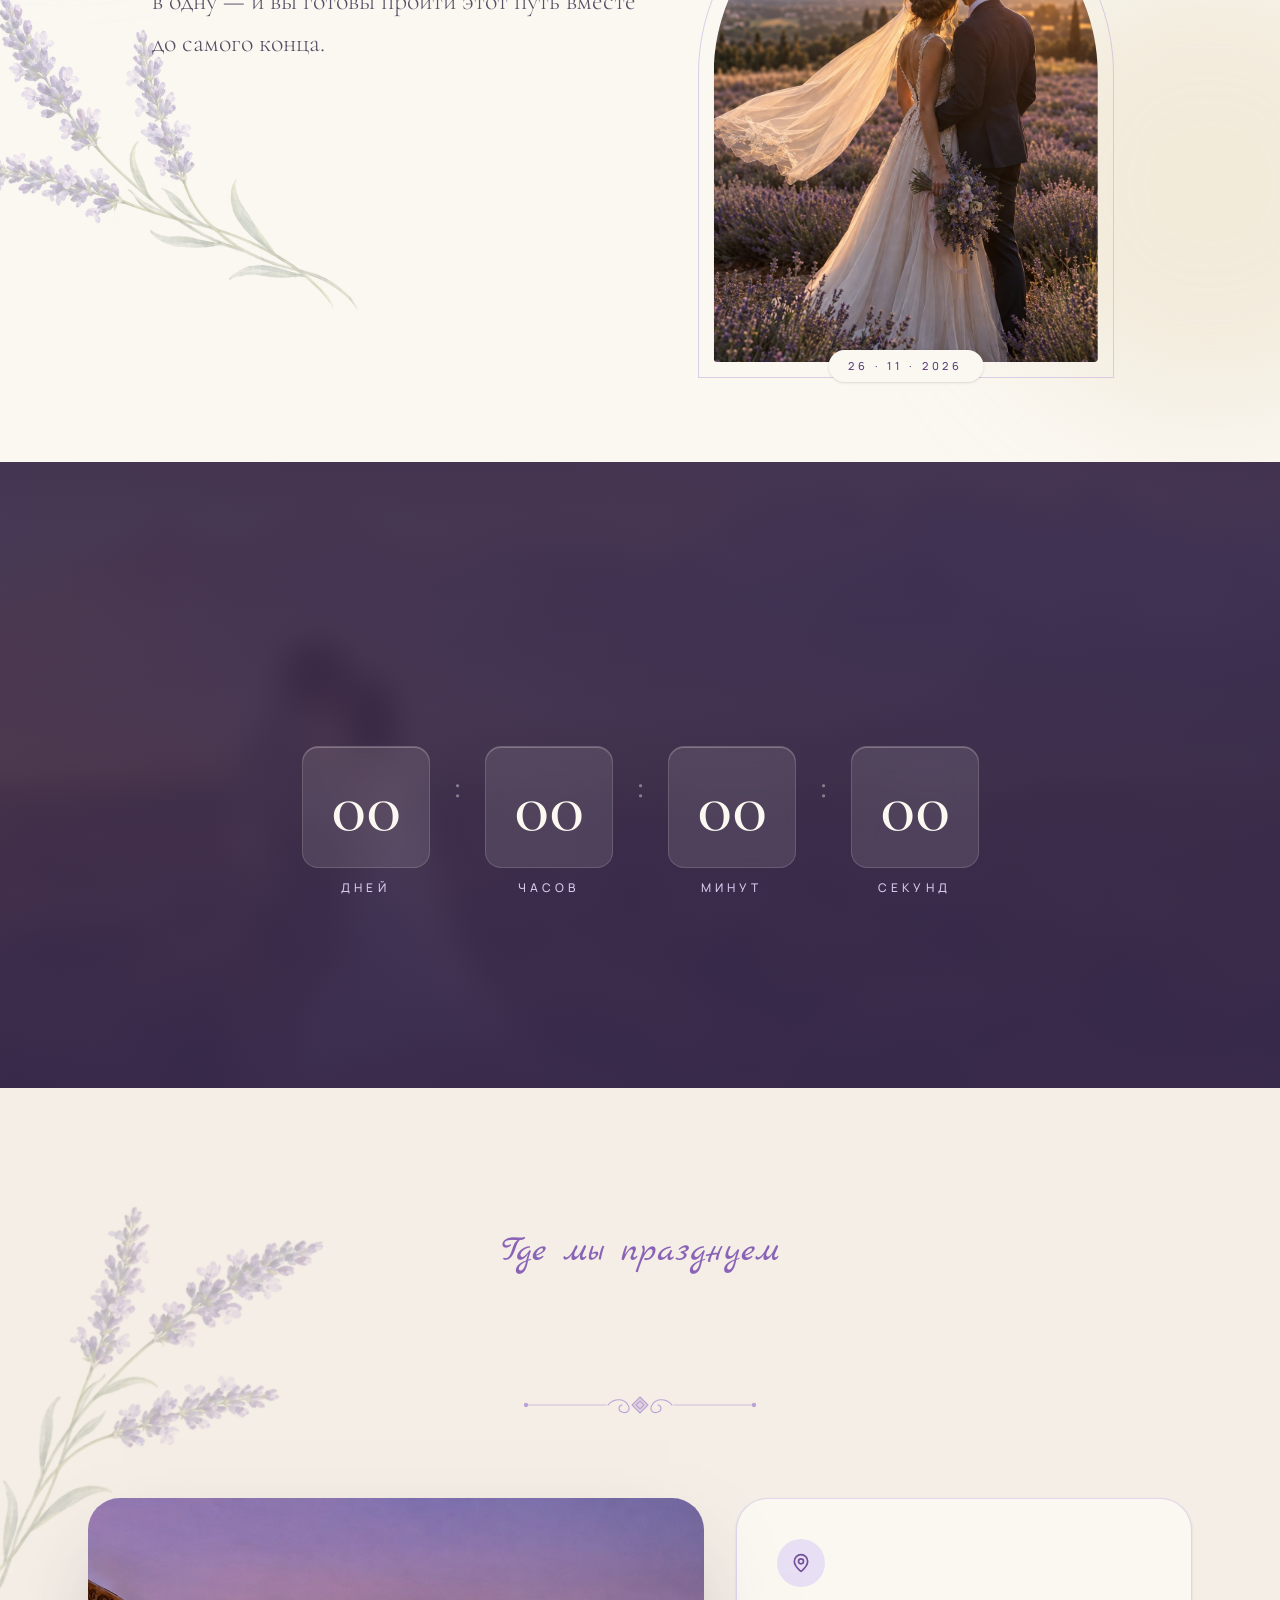
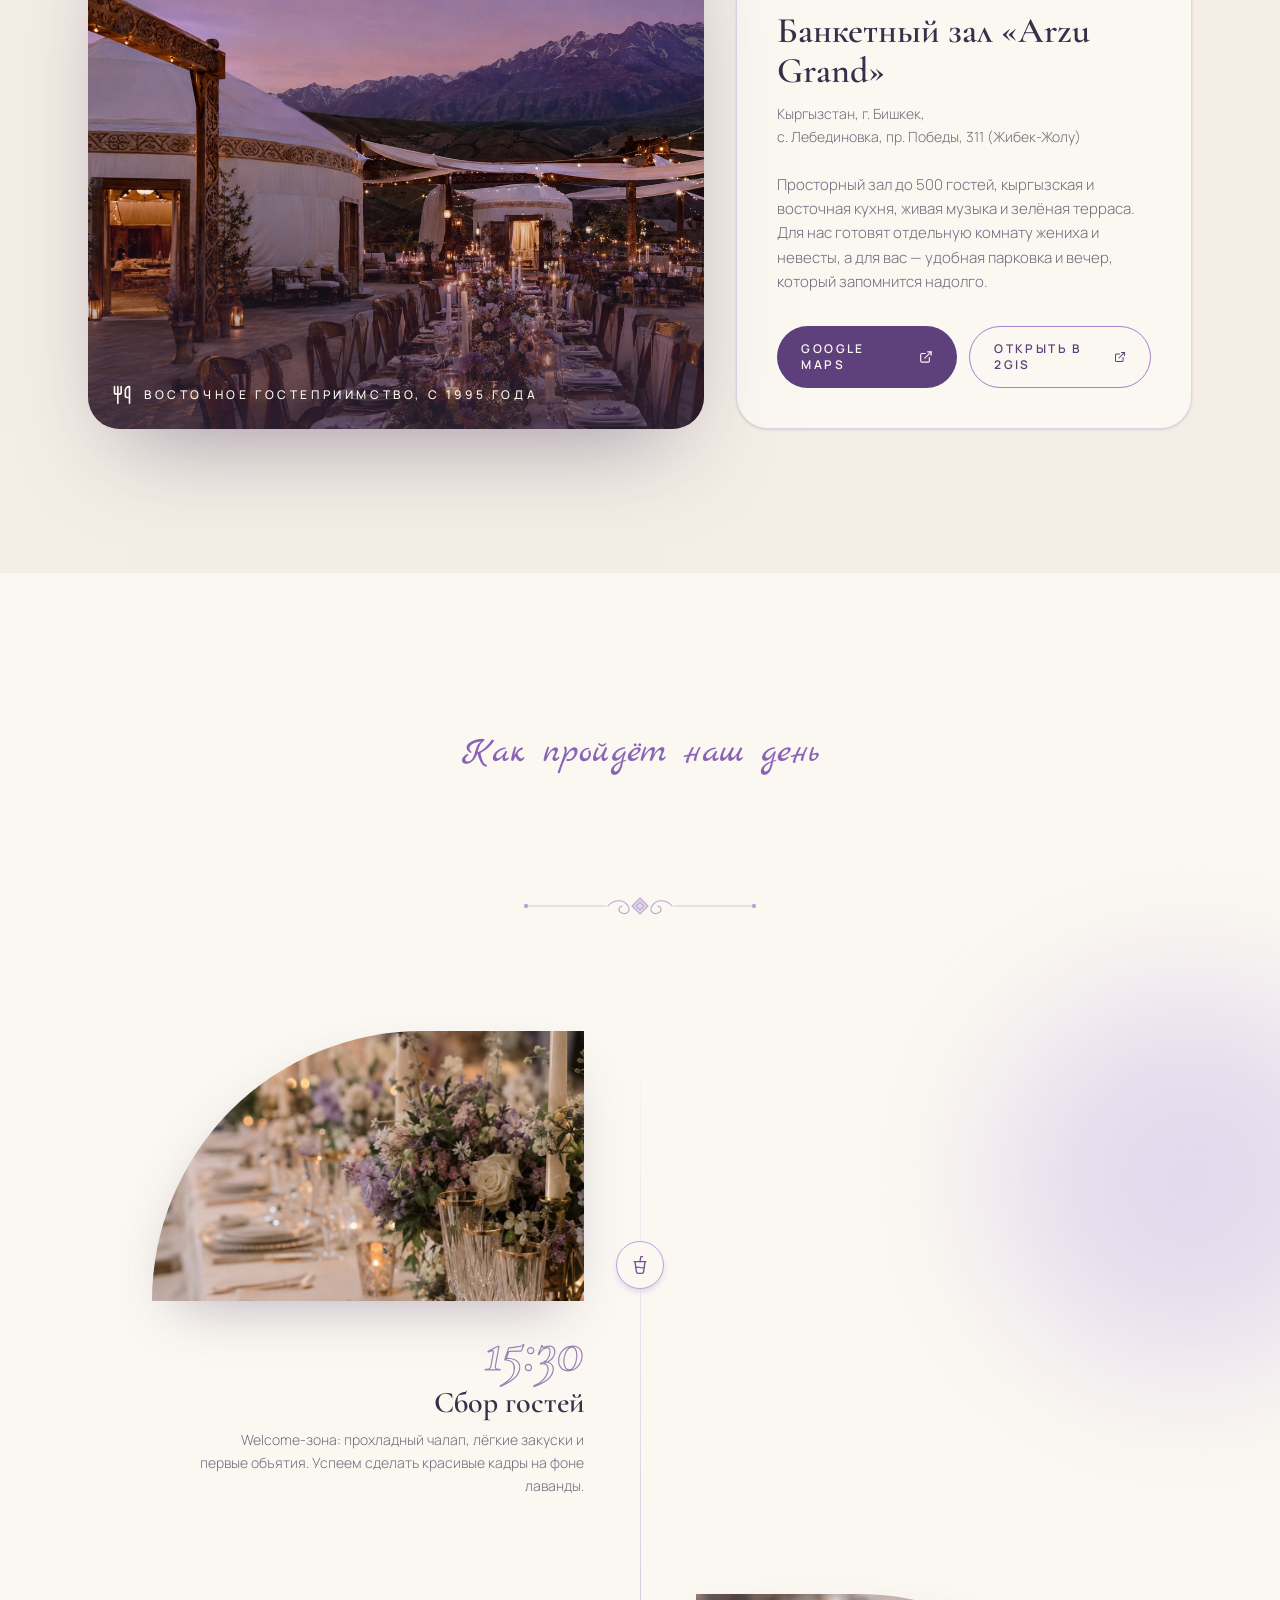
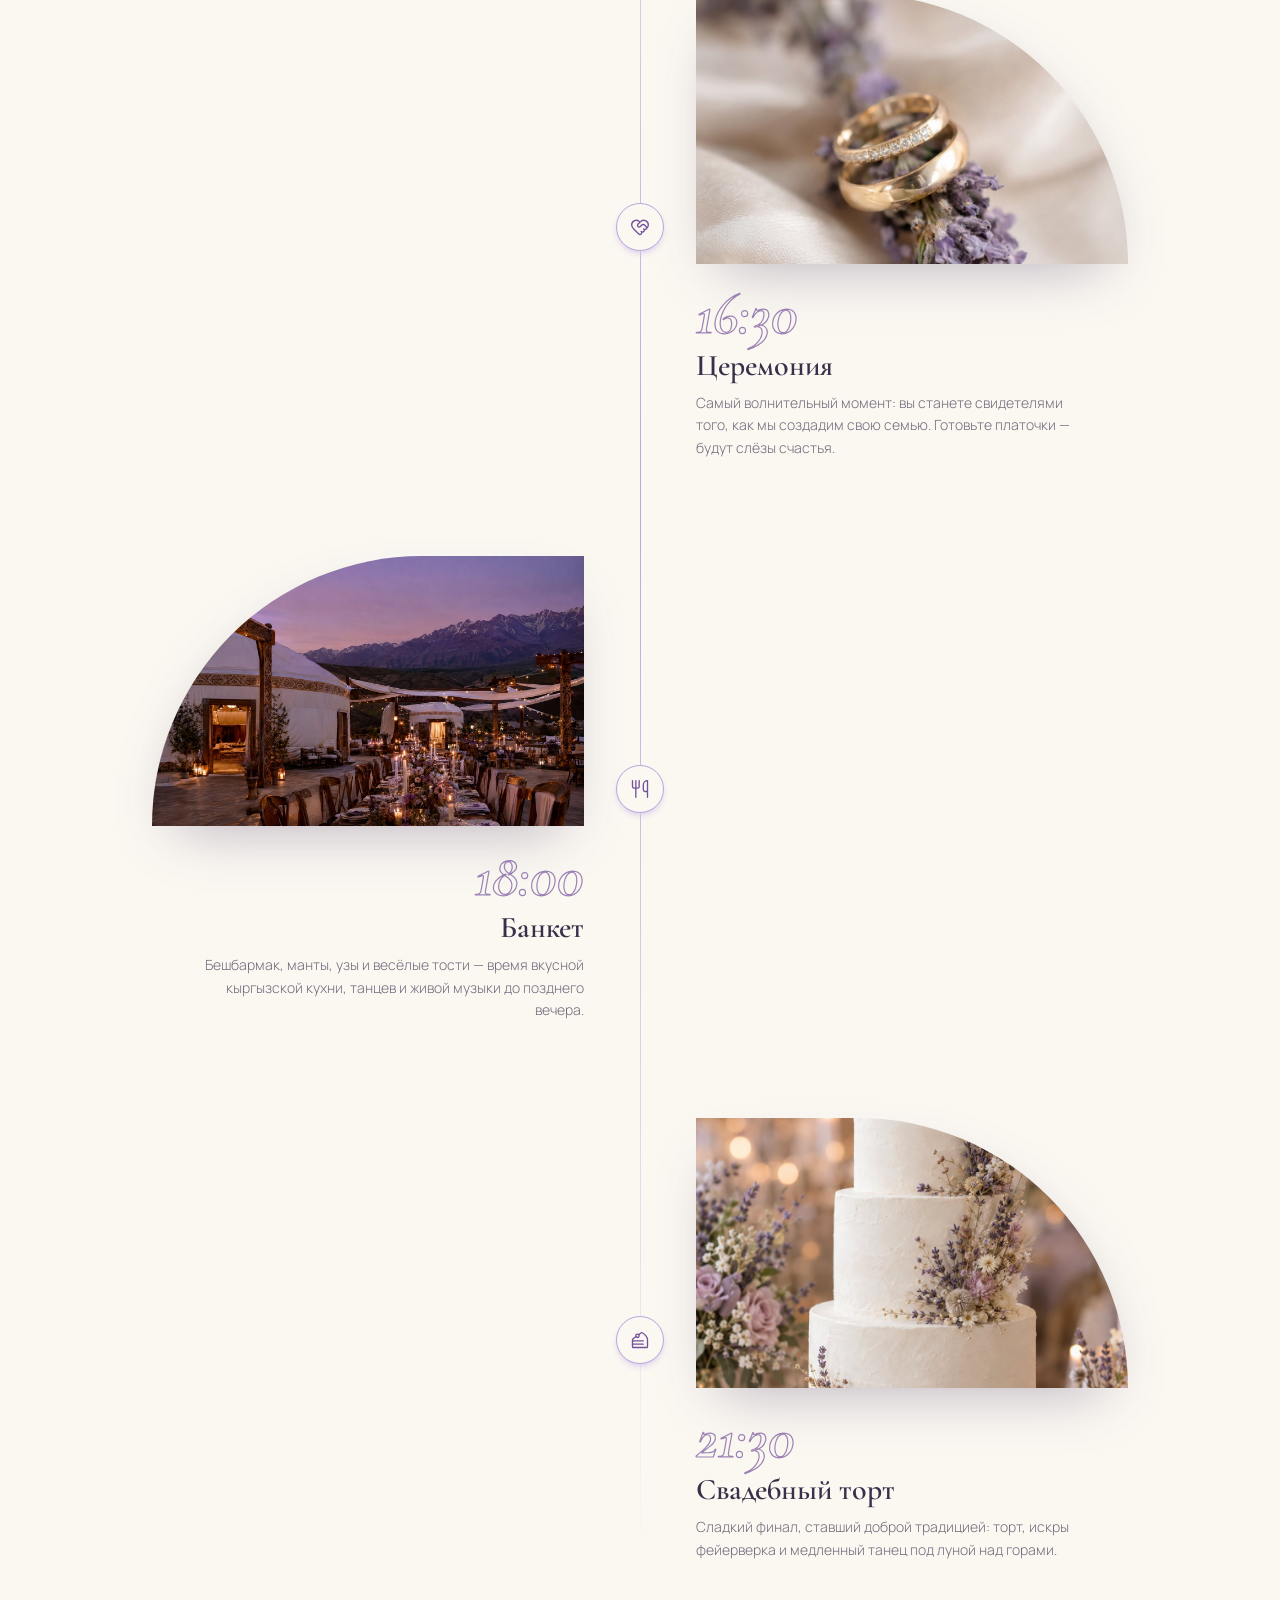
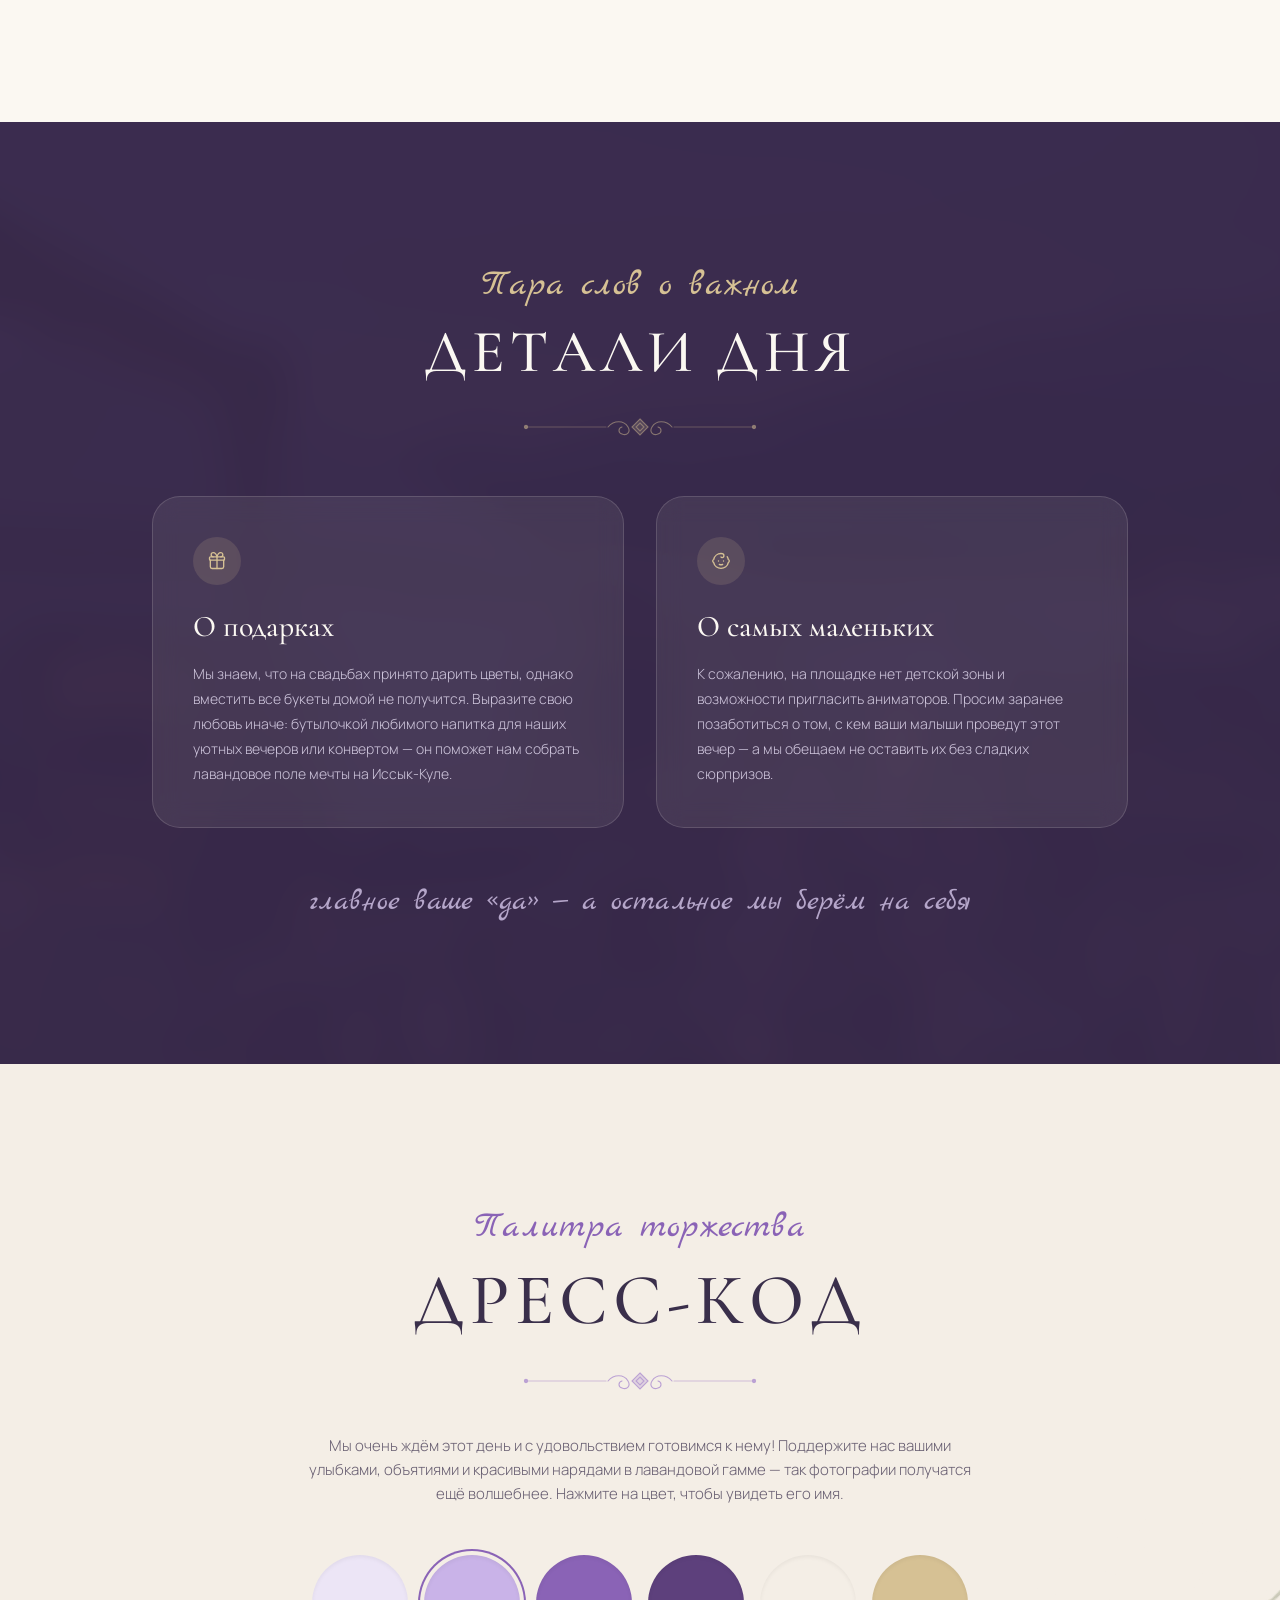
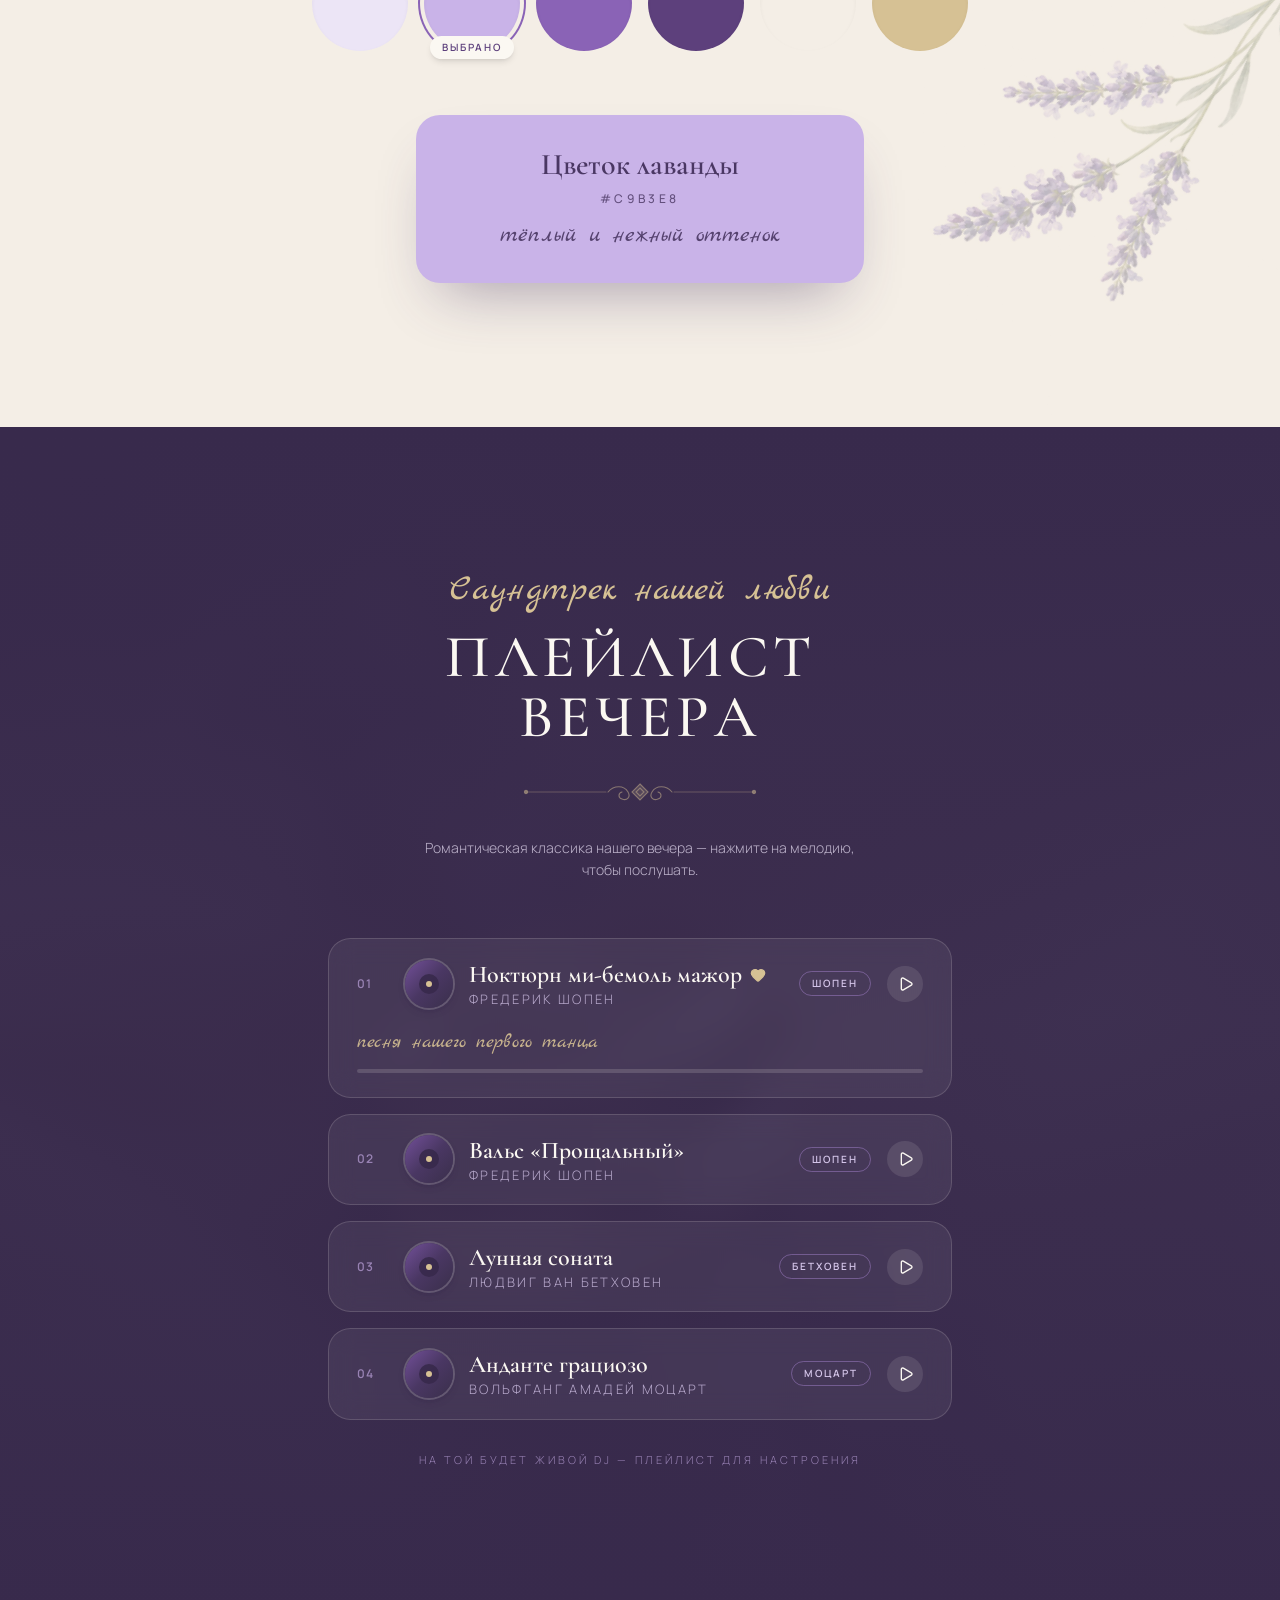
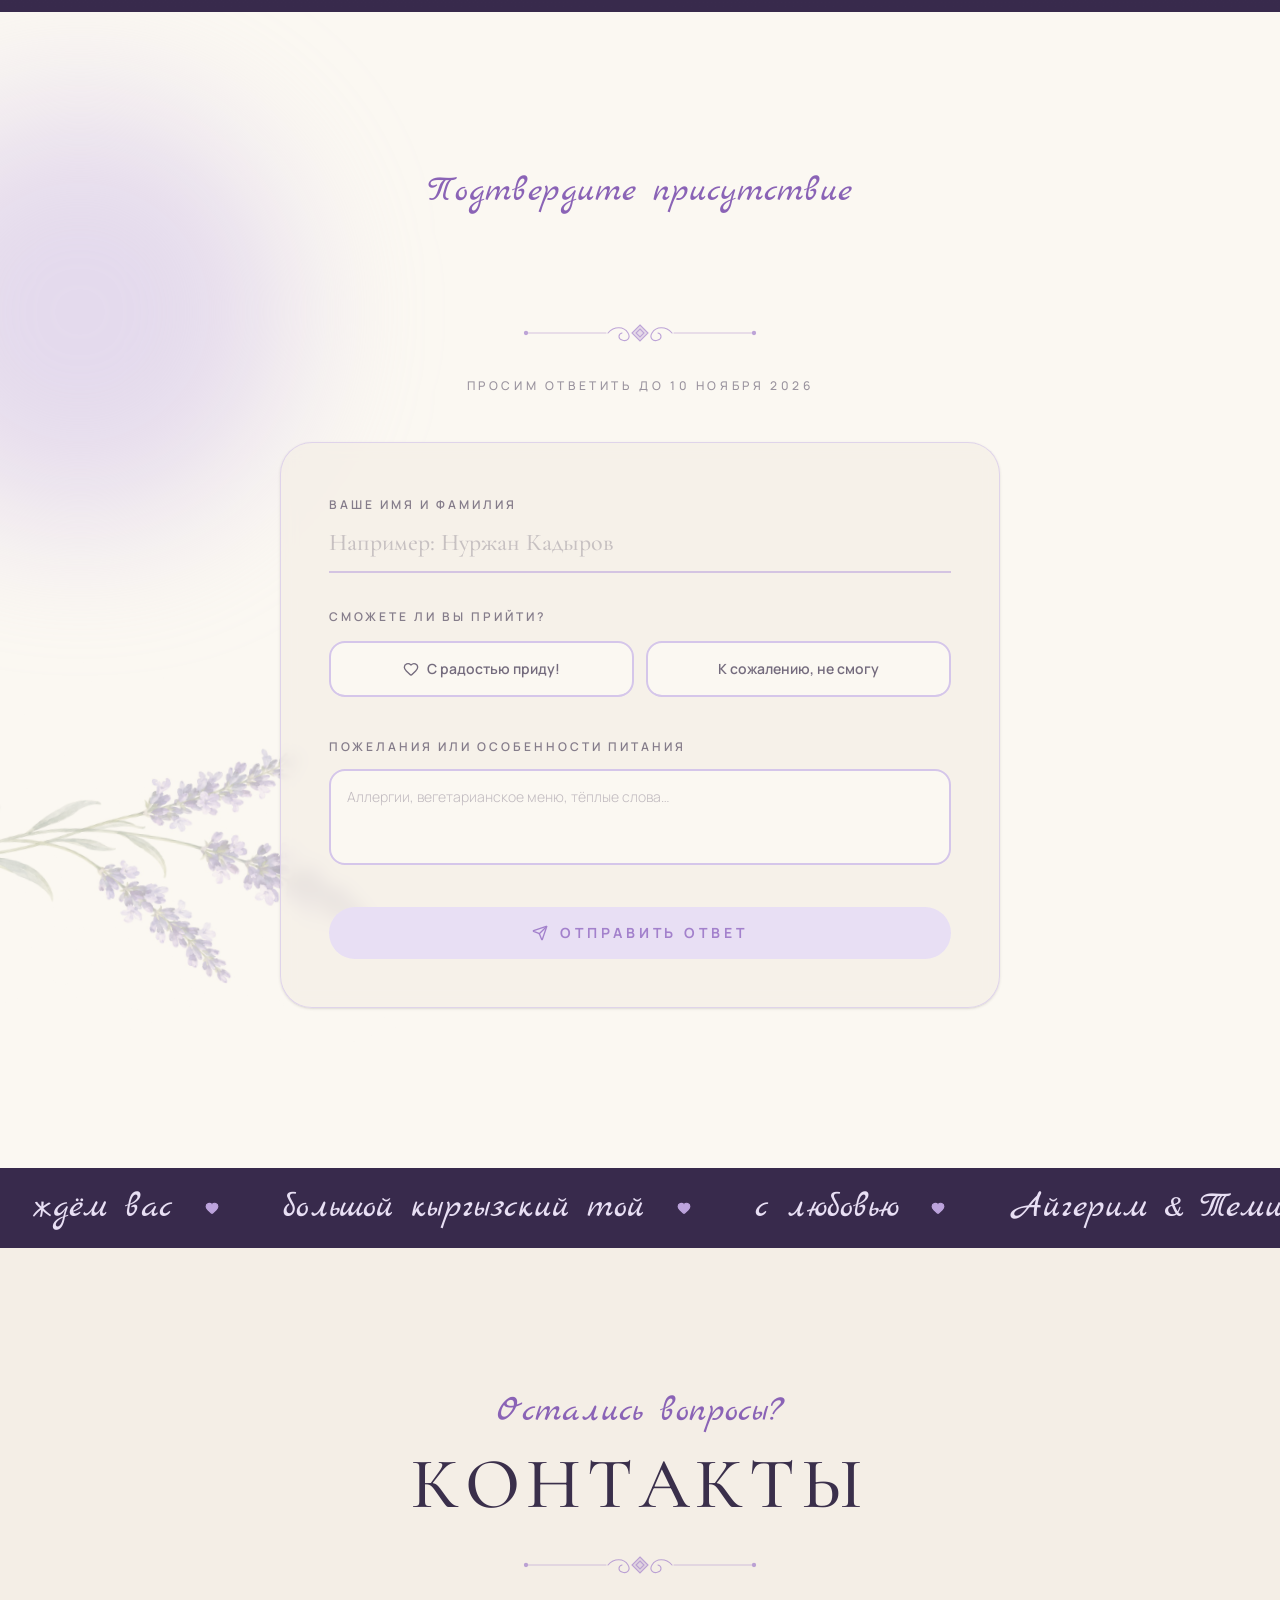
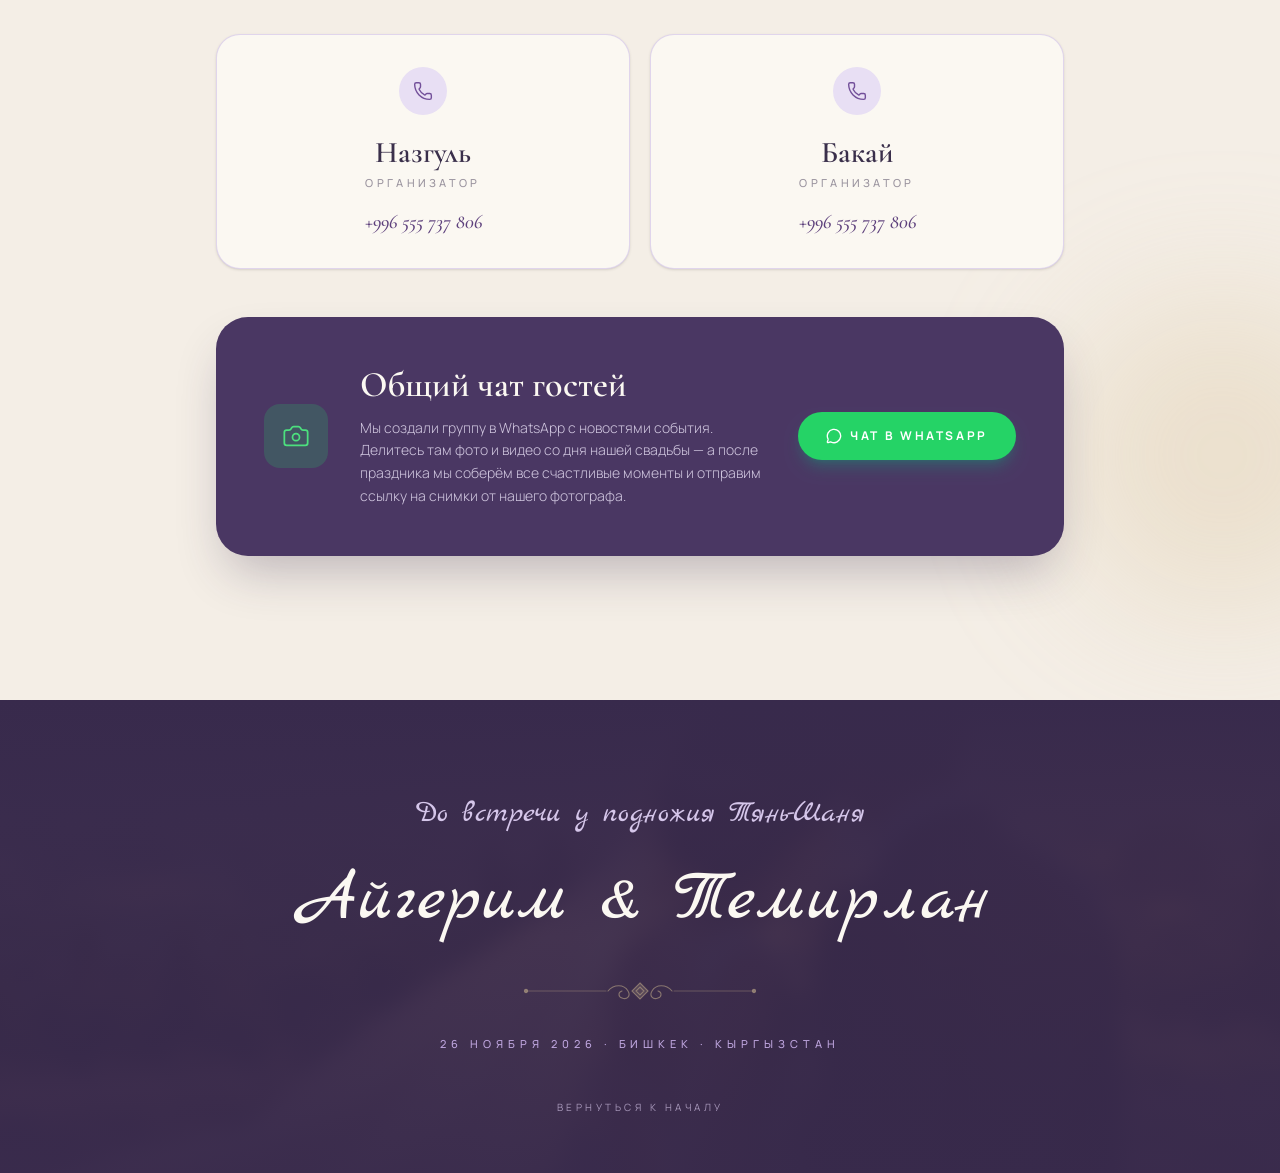
<file: assets/demos/lavanda-toolor/index.html>
<!doctype html>
<html lang="ru">
  <head>
    <meta charset="UTF-8" />
    <meta name="viewport" content="width=device-width, initial-scale=1.0" />
    <meta name="theme-color" content="#4a3763" />
    <meta name="description" content="Айгерим и Темирлан приглашают вас на свадьбу — 26 ноября 2026, Бишкек" />
    <title>Айгерим & Темирлан · приглашение на свадьбу</title>
    <link rel="preconnect" href="https://fonts.googleapis.com" />
    <link rel="preconnect" href="https://fonts.gstatic.com" crossorigin />
    <link
      href="https://fonts.googleapis.com/css2?family=Cormorant+Garamond:ital,wght@0,400;0,500;0,600;0,700;1,400;1,500&family=Marck+Script&family=Manrope:wght@300;400;500;600;700&display=swap"
      rel="stylesheet"
    />
    <link rel="stylesheet" href="./app.css" />
  </head>
  <body>
    <div id="root"></div>
    
    <script type="module" src="./app.js"></script>
  </body>
</html>
</file>
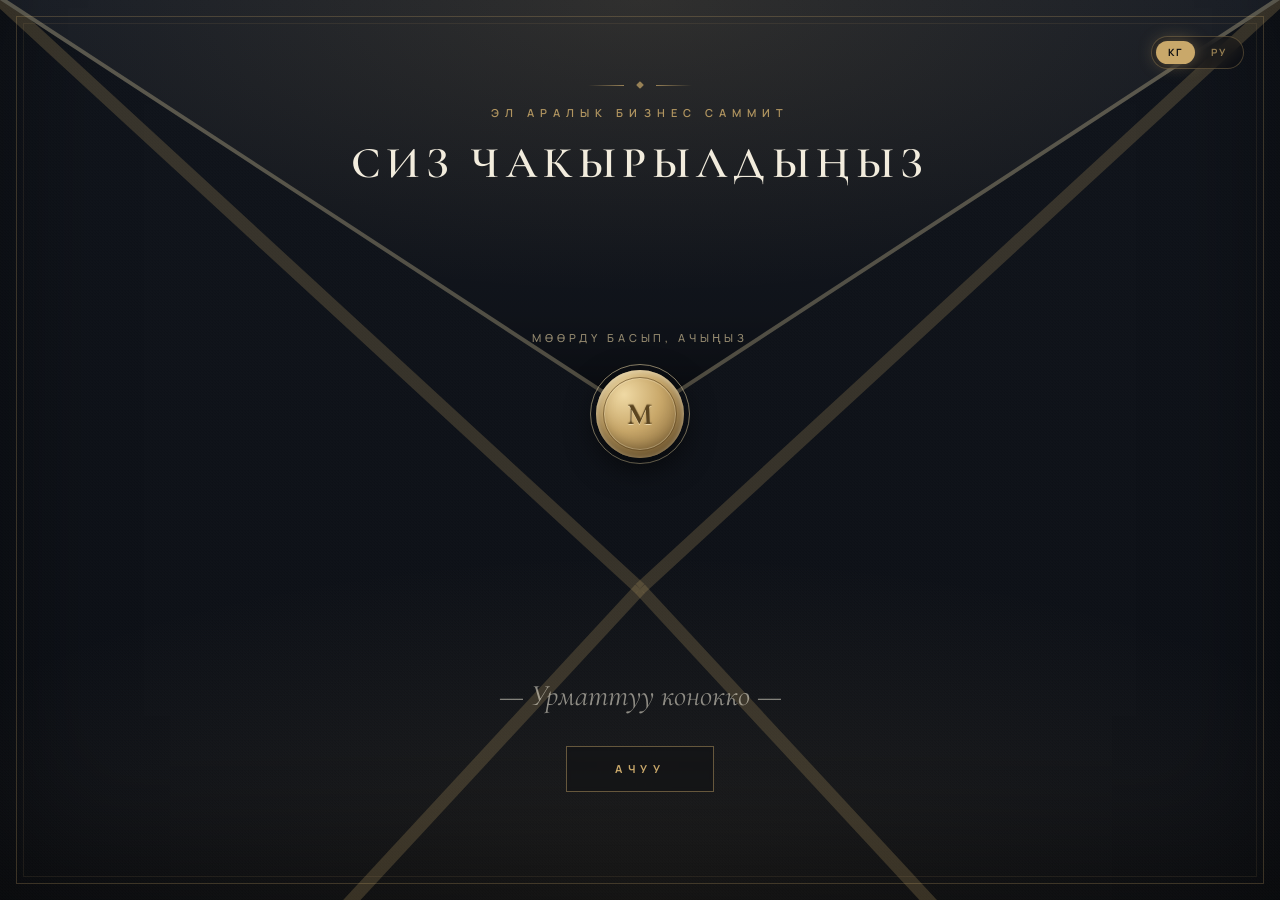
<file: assets/demos/meridian/index.html>
<!doctype html>
<html lang="ky">
  <head>
    <meta charset="UTF-8" />
    <meta name="viewport" content="width=device-width, initial-scale=1.0, viewport-fit=cover" />
    <meta name="theme-color" content="#0a0c10" />
    <meta name="description" content="MERIDIAN — эл аралык бизнес саммитке расмий чакыруу. 15-октябрь, 2026 · Бишкек" />
    <meta property="og:title" content="MERIDIAN — Эл аралык бизнес саммит · Чакыруу" />
    <meta property="og:description" content="Сиз чакырылдыңыз! 15-октябрь, 2026 · «Орион» конгресс-борбору, Бишкек" />
    <meta property="og:type" content="website" />
    <link rel="icon" href="data:image/svg+xml,%3Csvg xmlns='http://www.w3.org/2000/svg' viewBox='0 0 64 64'%3E%3Crect width='64' height='64' rx='14' fill='%230a0c10'/%3E%3Crect x='4' y='4' width='56' height='56' rx='10' fill='none' stroke='%23c9a86a' stroke-opacity='0.5'/%3E%3Ctext x='32' y='43' font-family='Georgia' font-size='32' font-weight='bold' fill='%23c9a86a' text-anchor='middle'%3EM%3C/text%3E%3C/svg%3E" />
    <title>MERIDIAN — Бизнес саммит 2026 · Чакыруу / Приглашение</title>
    <link rel="preconnect" href="https://fonts.googleapis.com" />
    <link rel="preconnect" href="https://fonts.gstatic.com" crossorigin />
    <link
      href="https://fonts.googleapis.com/css2?family=Cormorant+Garamond:ital,wght@0,500;0,600;0,700;1,500;1,600&family=Manrope:wght@300;400;500;600;700&display=swap"
      rel="stylesheet"
    />
    <link rel="stylesheet" href="./app.css" />
  </head>
  <body>
    <div id="root"></div>
    
    <script type="module" src="./app.js"></script>
  </body>
</html>
</file>
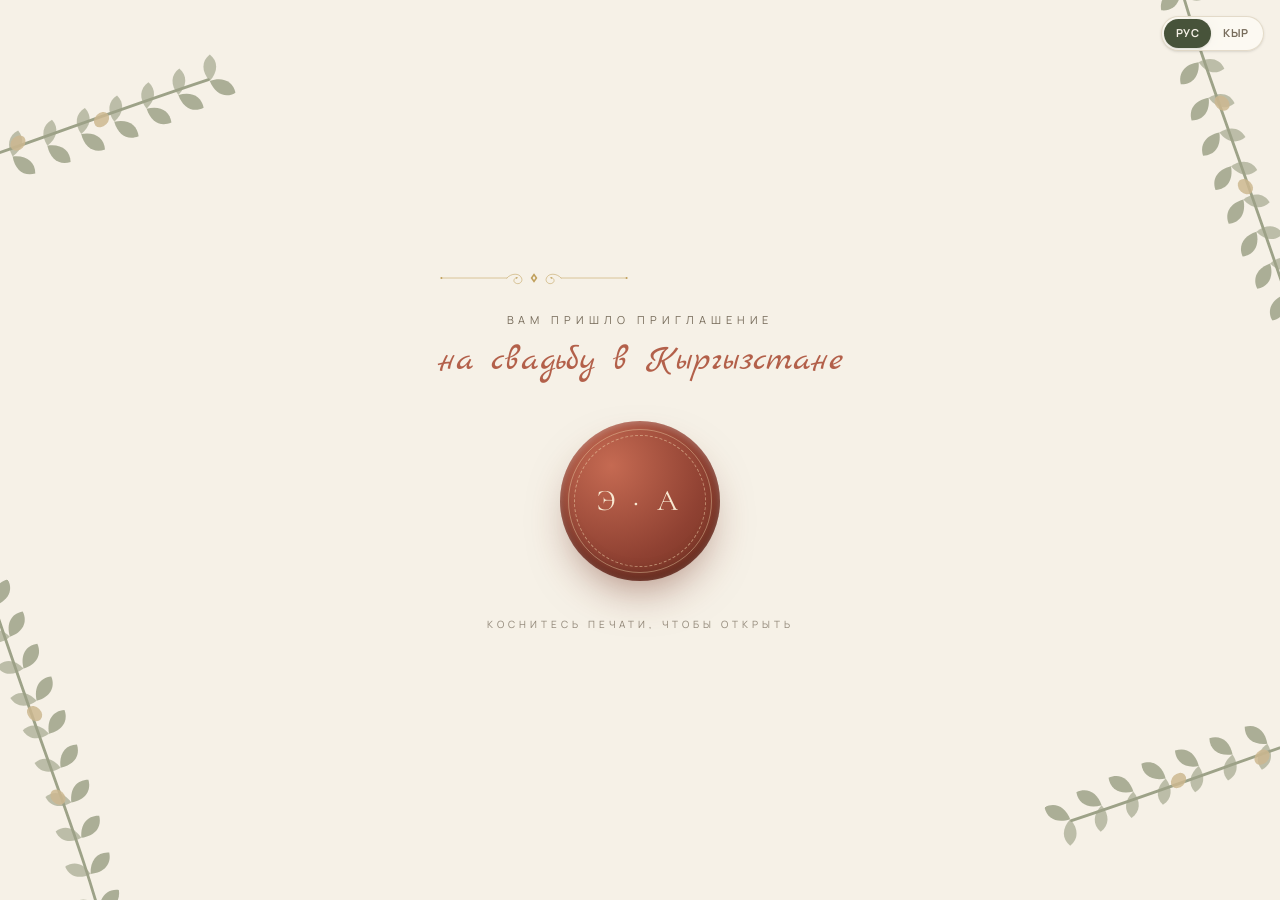
<file: assets/demos/supara/index.html>
<!doctype html><html lang="ru"><head><meta charset="UTF-8"><meta name="viewport" content="width=device-width, initial-scale=1"><title>Эмир & Айпери — наш той</title><link rel="preconnect" href="https://fonts.googleapis.com"><link rel="preconnect" href="https://fonts.gstatic.com" crossorigin><link href="https://fonts.googleapis.com/css2?family=Cormorant+Garamond:ital,wght@0,300;0,400;0,500;0,600;0,700;1,400;1,500&family=Manrope:wght@300;400;500;600;700;800&family=Marck+Script&family=Caveat:wght@400;600&display=swap" rel="stylesheet"><style>:root{--font-cormorant:"Cormorant Garamond",Georgia,serif;--font-manrope:"Manrope",system-ui,sans-serif;--font-marck:"Marck Script",cursive;--font-caveat-vf:"Caveat",cursive}</style>  <link rel="stylesheet" href="./app.css" />
  </head><body class="bg-cream font-sans text-ink antialiased"><div class="grain" aria-hidden="true"></div><div id="root"></div>  <script type="module" src="./app.js"></script>
  </body></html>
</file>
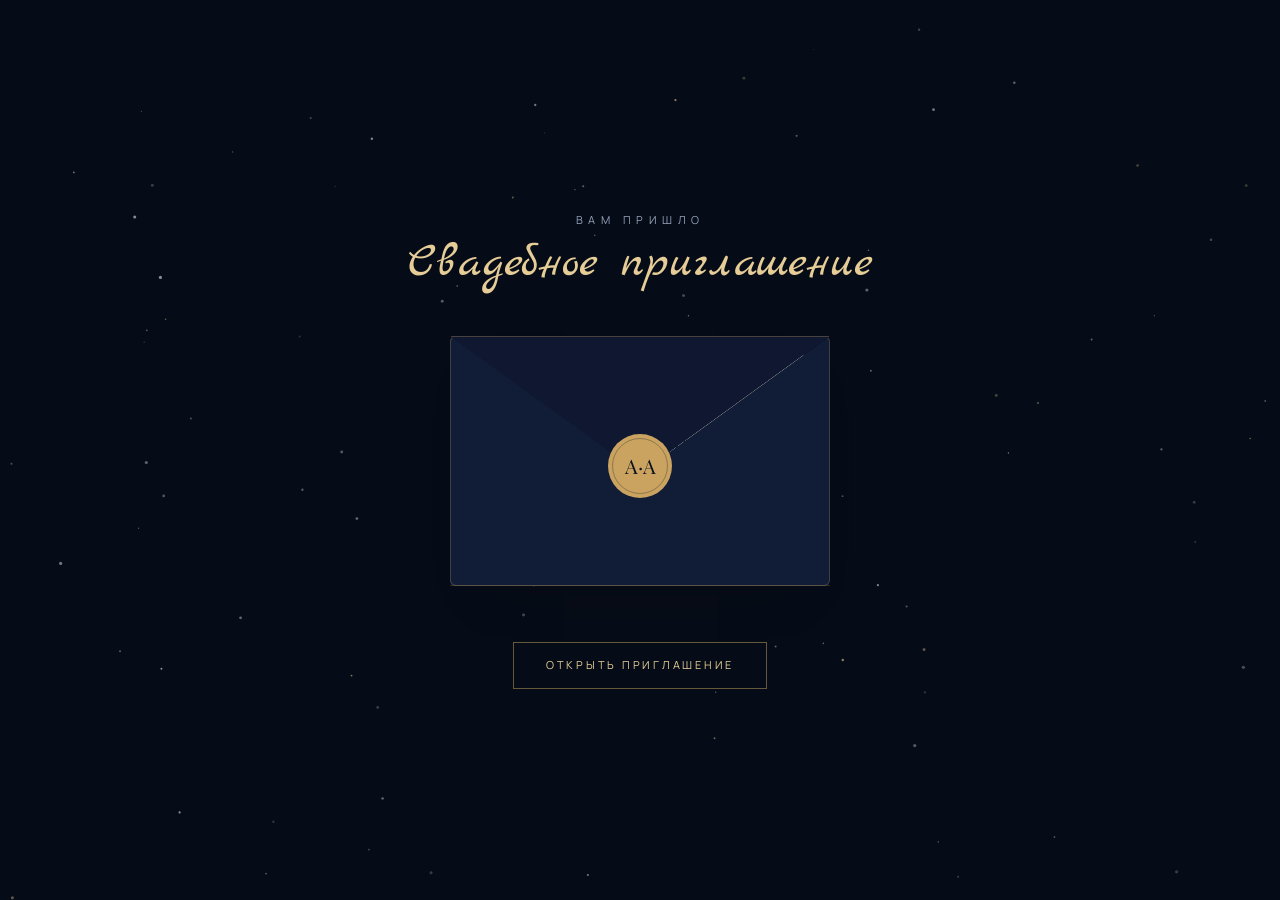
<file: assets/demos/zvezdnaya-noch/index.html>
<!doctype html>
<html lang="ru">
  <head>
    <meta charset="UTF-8" />
    <meta name="viewport" content="width=device-width, initial-scale=1.0" />
    <meta name="description" content="Амир и Алина приглашают вас на свадьбу — 4 сентября 2027. Банкетный зал «Céleste», Алматы." />
    <link rel="preconnect" href="https://fonts.googleapis.com" />
    <link rel="preconnect" href="https://fonts.gstatic.com" crossorigin />
    <link
      href="https://fonts.googleapis.com/css2?family=Playfair+Display:ital,wght@0,400;0,500;0,600;0,700;0,800;0,900;1,400;1,500;1,600&family=Cormorant+Garamond:ital,wght@0,400;0,500;0,600;1,400;1,500;1,600&family=Manrope:wght@300;400;500;600;700&family=Marck+Script&display=swap"
      rel="stylesheet"
    />
    <title>Амир &amp; Алина — Свадебное приглашение</title>
    <link rel="stylesheet" href="./app.css" />
  </head>
  <body>
    <div id="root"></div>
    
    <script type="module" src="./app.js"></script>
  </body>
</html>
</file>
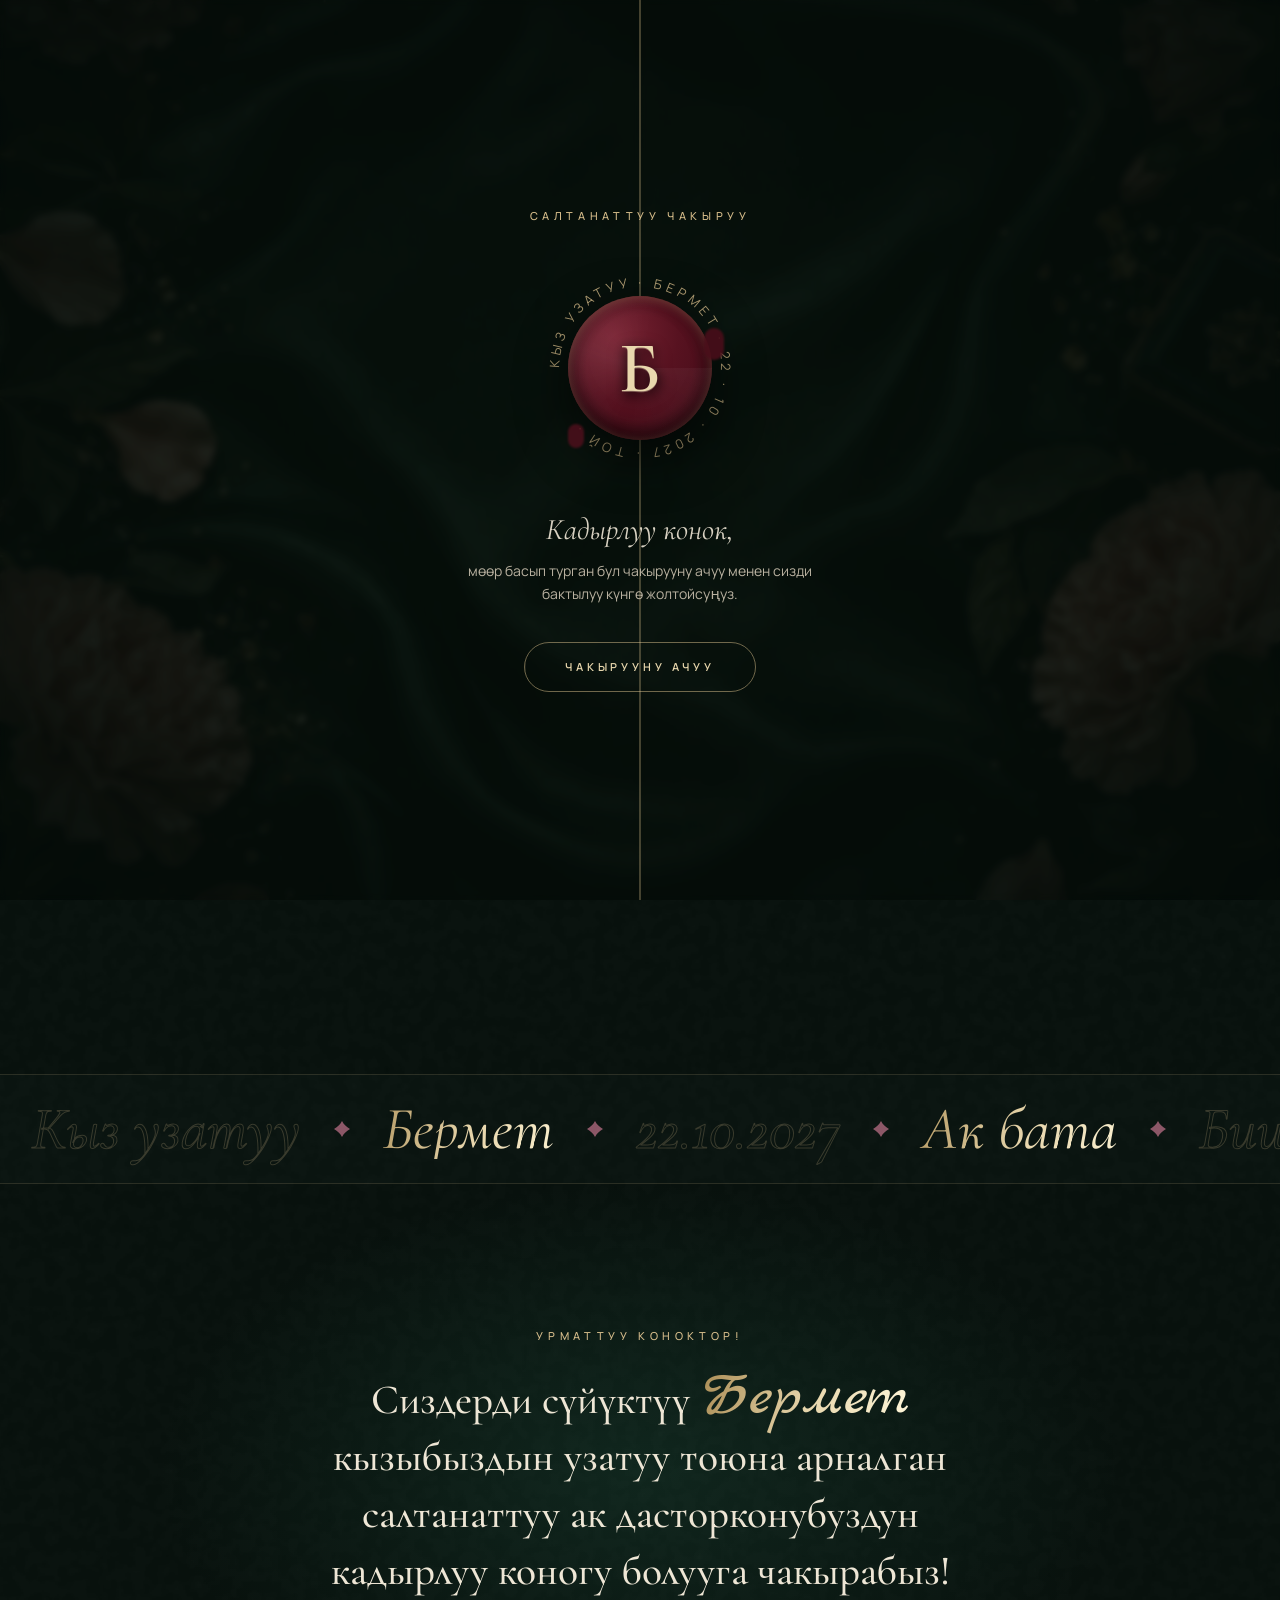
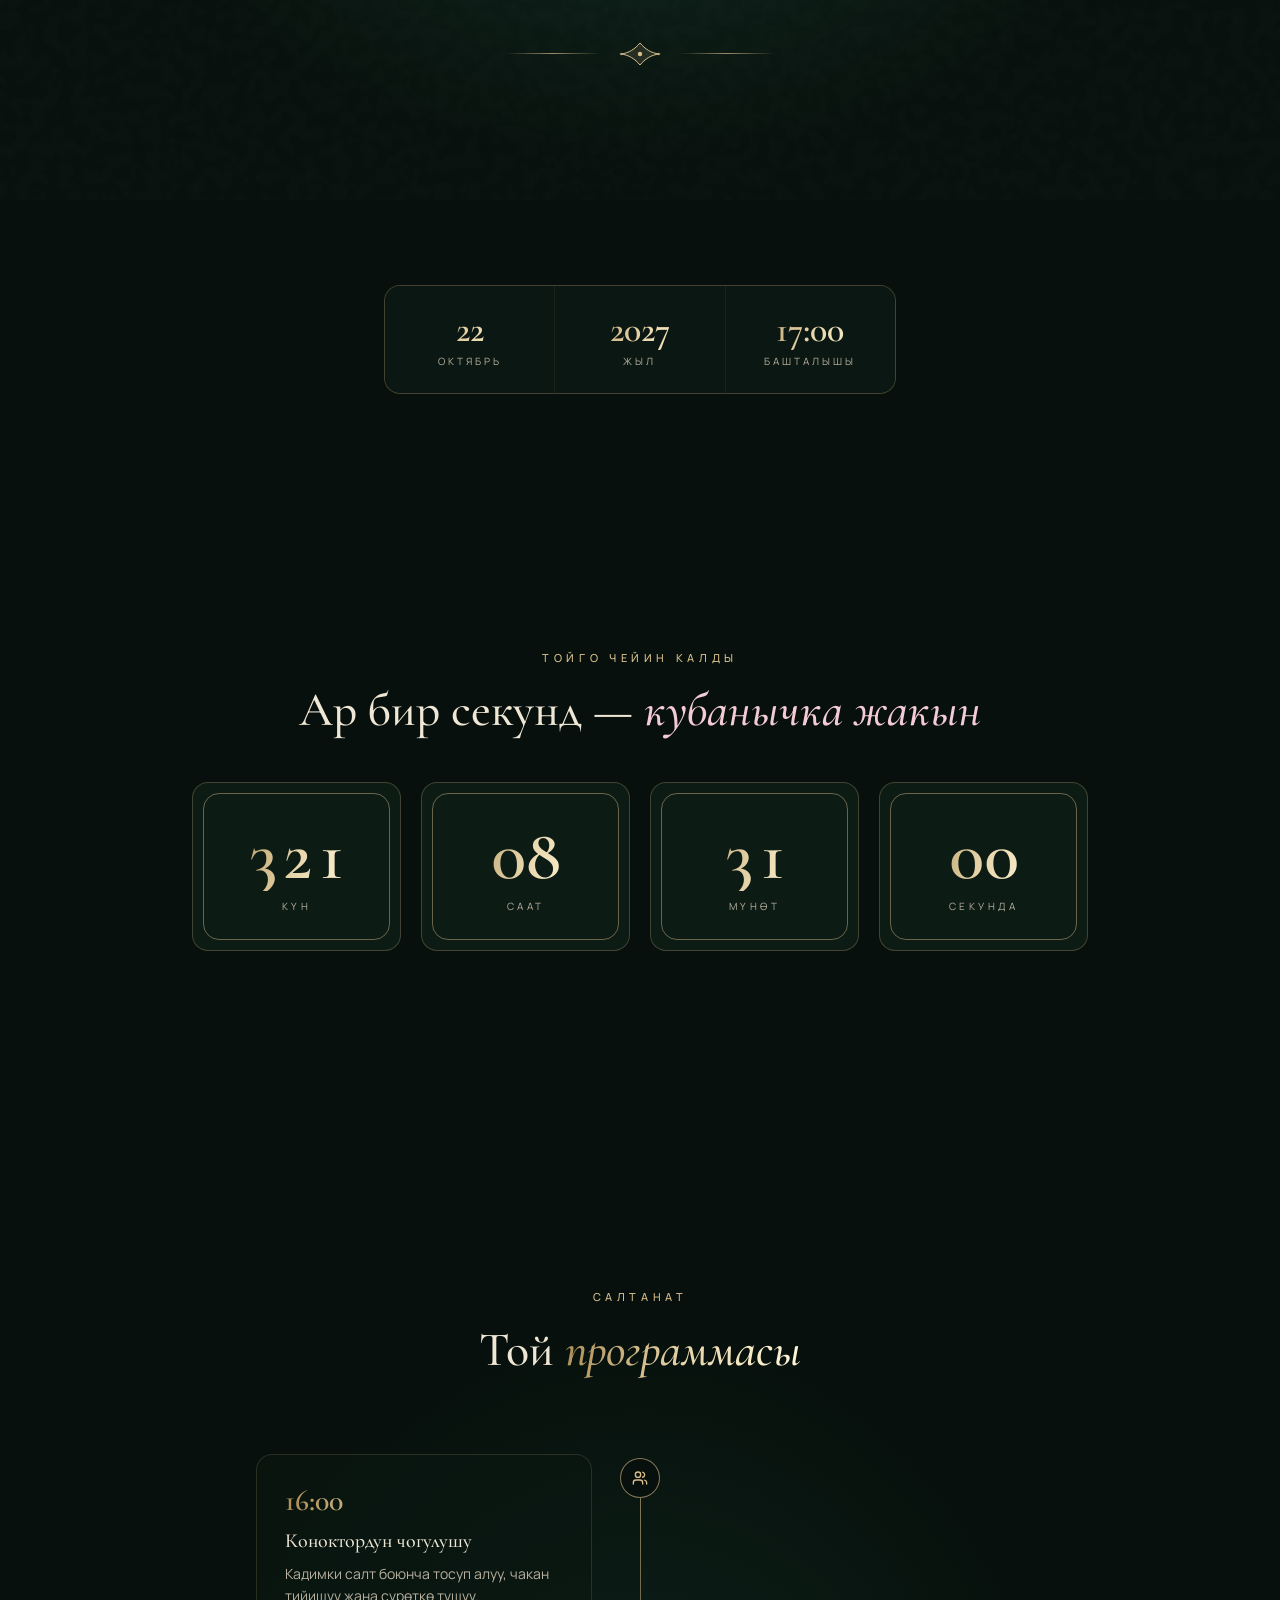
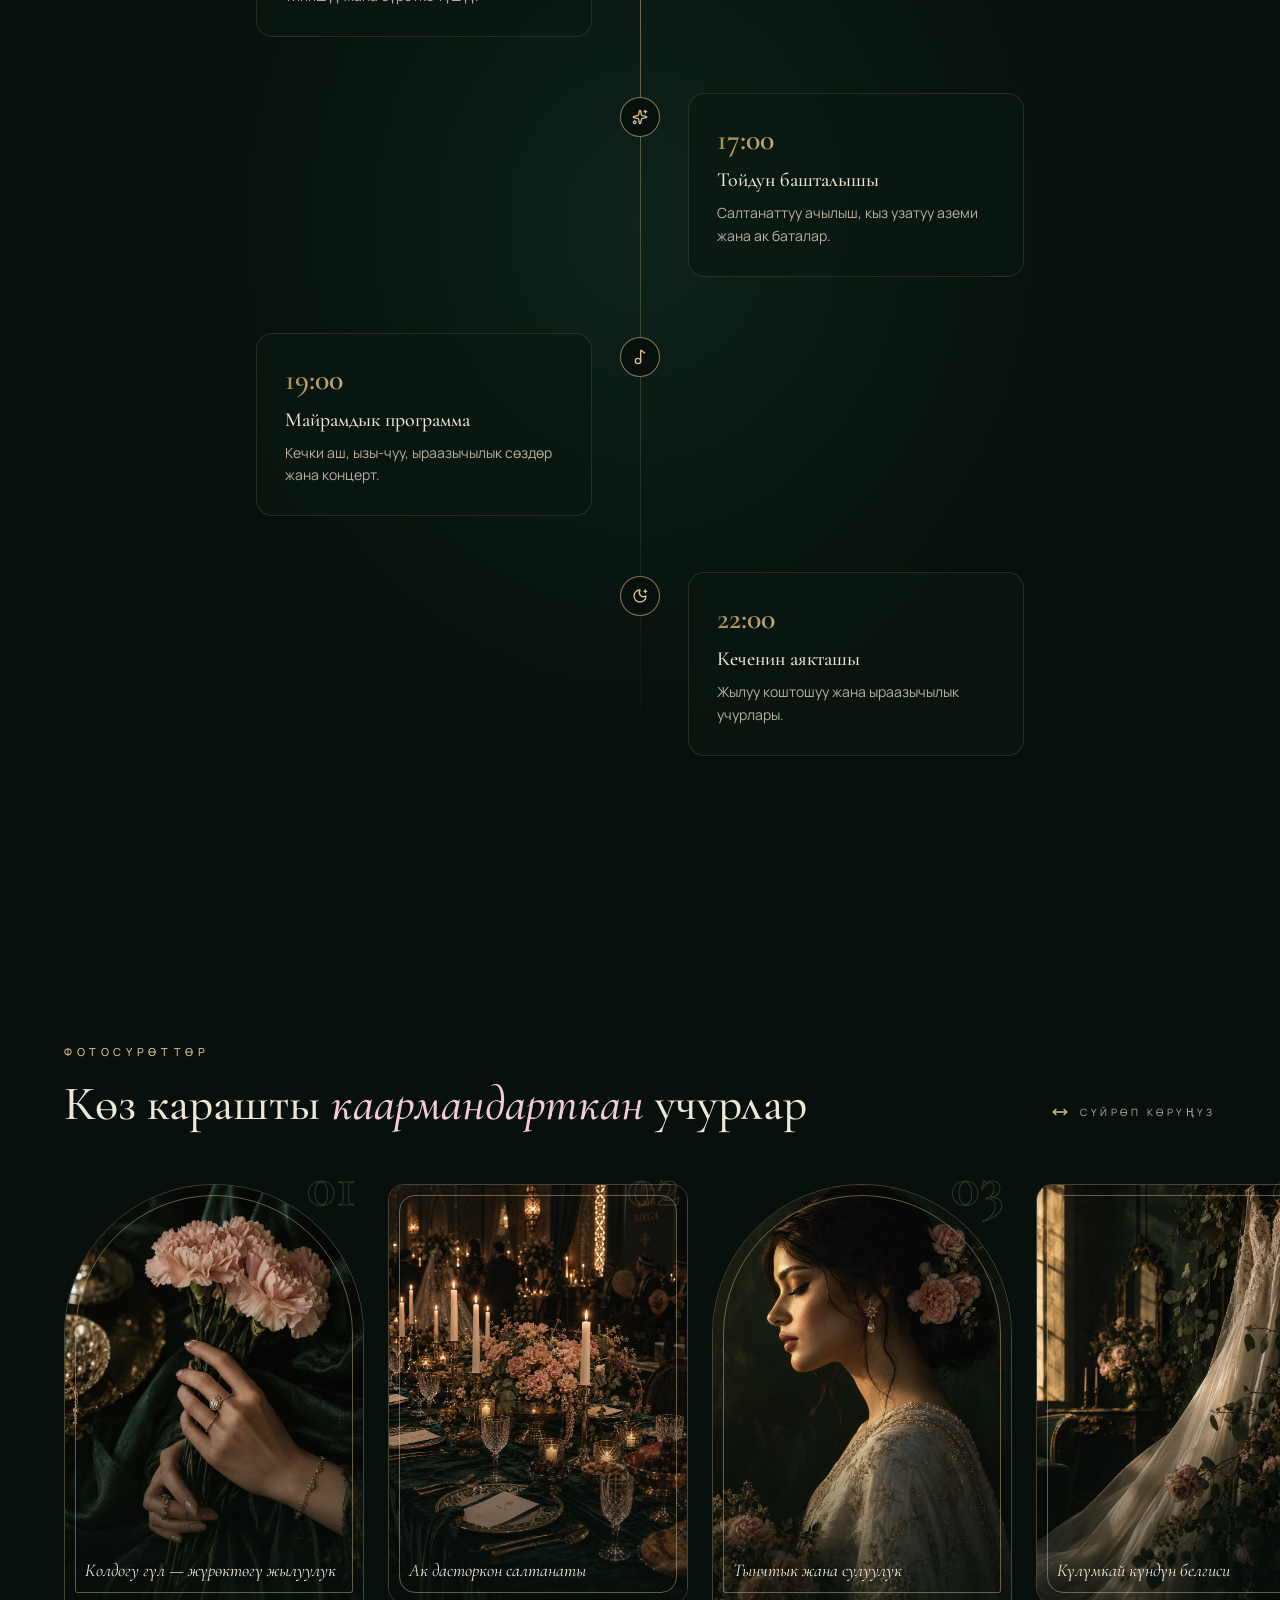
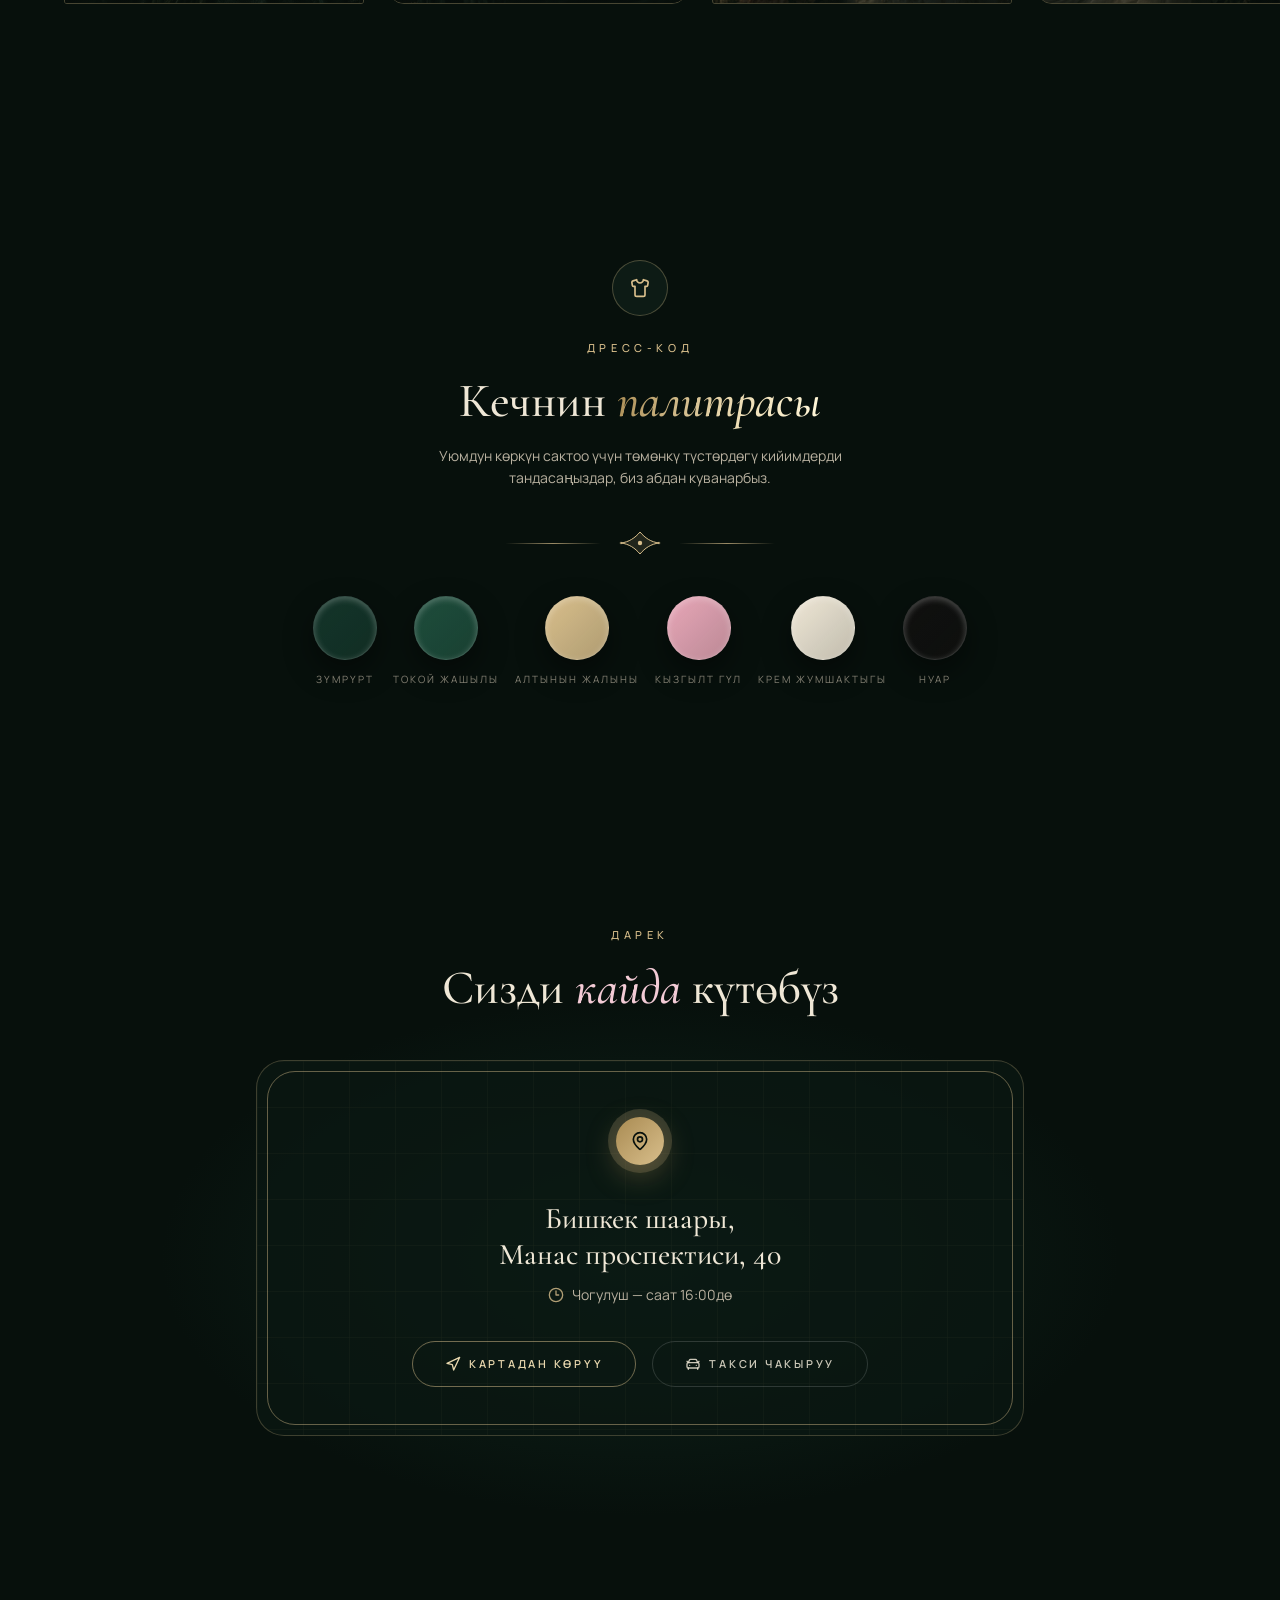
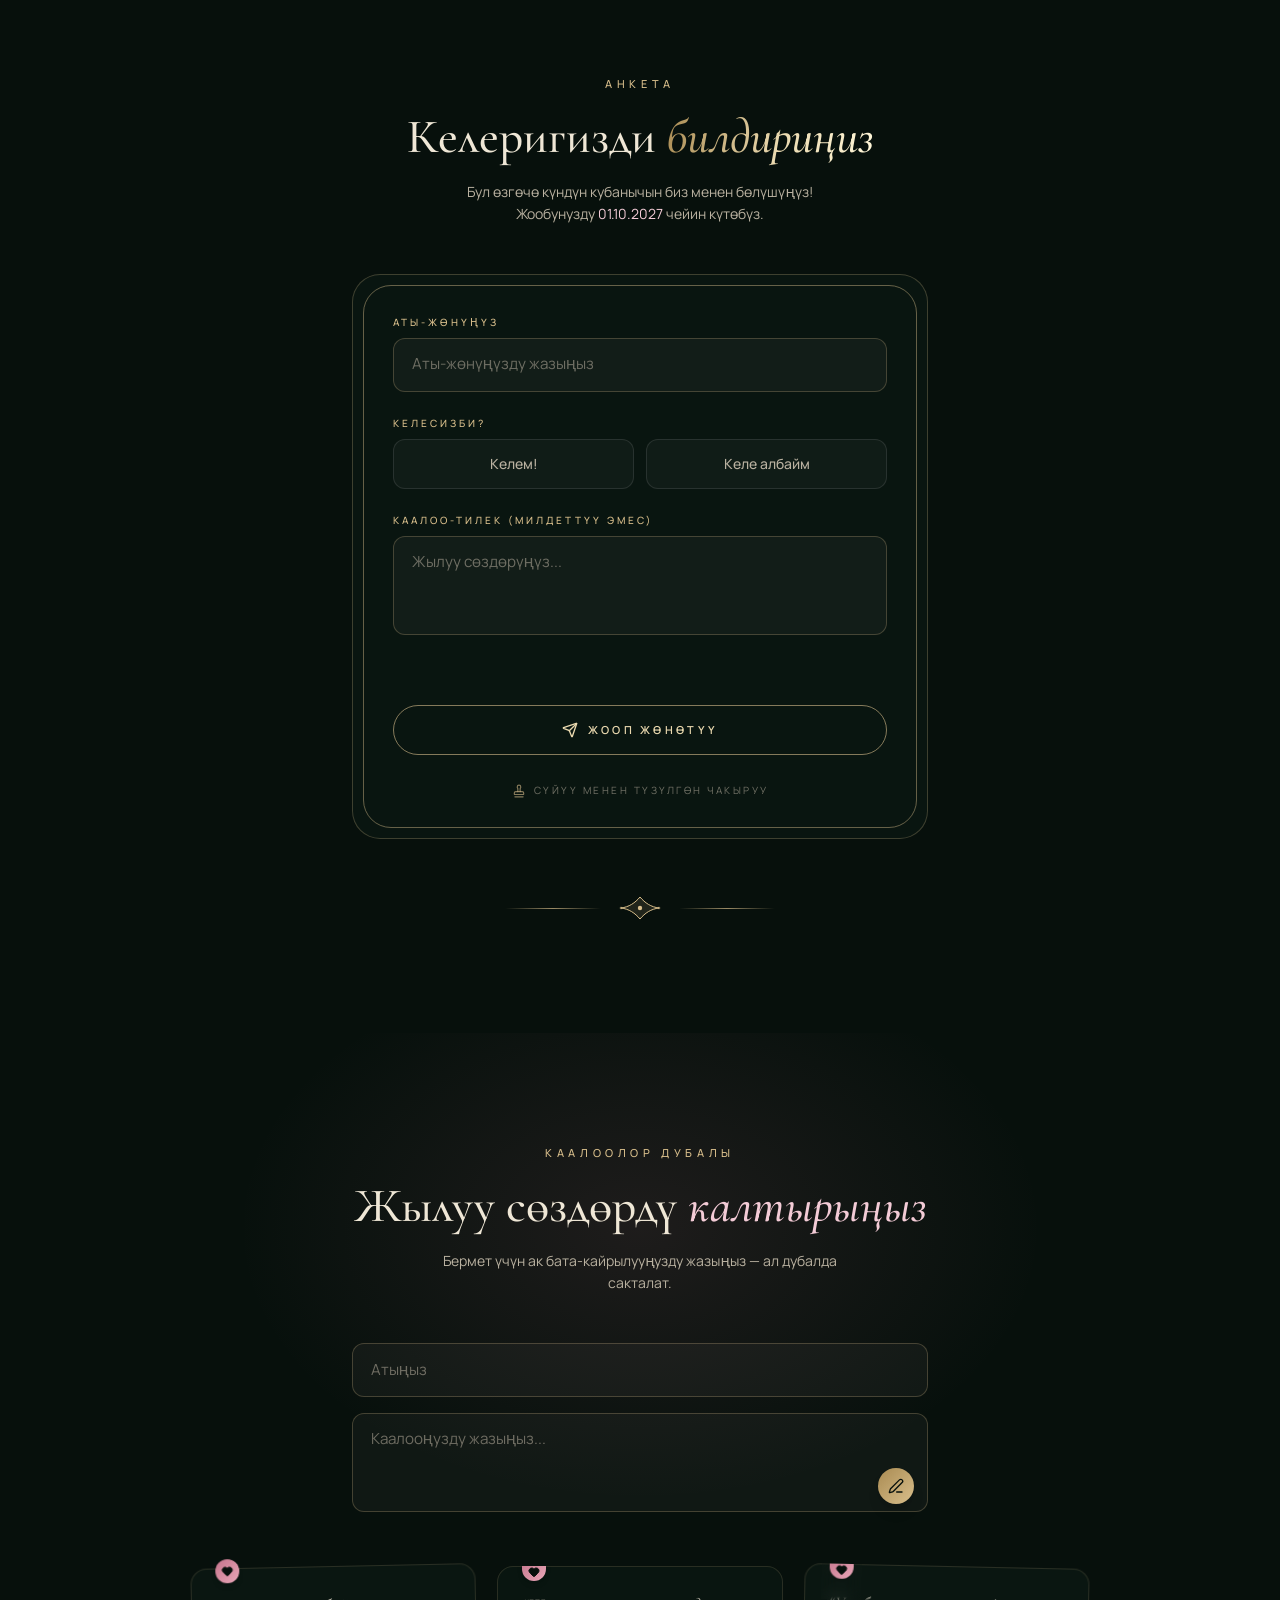
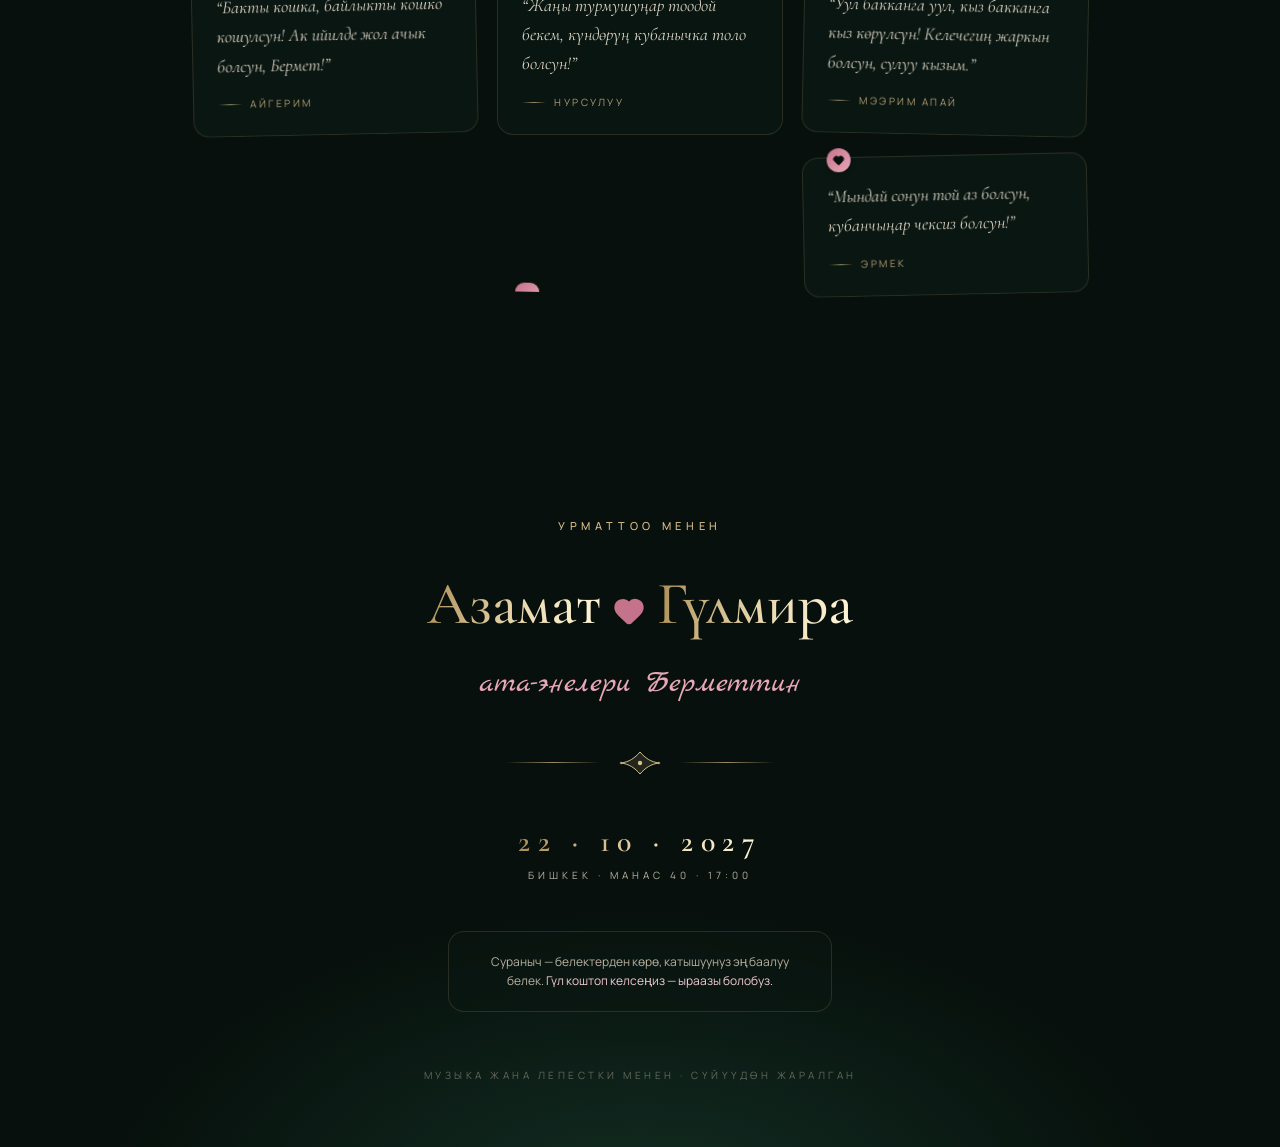
<file: assets/demos/zymyryt/index.html>
<!doctype html>
<html lang="ky">
  <head>
    <meta charset="UTF-8" />
    <meta name="viewport" content="width=device-width, initial-scale=1.0" />
    <meta name="theme-color" content="#07100c" />
    <meta name="description" content="Бермет — Кыз узатуу. 22.10.2026, Бишкек. Салтанаттуу чакыруу." />
    <title>Бермет — Кыз узатуу · 22.10.2026</title>
    <link rel="preconnect" href="https://fonts.googleapis.com" />
    <link rel="preconnect" href="https://fonts.gstatic.com" crossorigin />
    <link
      href="https://fonts.googleapis.com/css2?family=Cormorant+Garamond:ital,wght@0,400;0,500;0,600;0,700;1,400;1,500;1,600&family=Marck+Script&family=Manrope:wght@200;300;400;500;600;700&display=swap"
      rel="stylesheet"
    />
    <link rel="stylesheet" href="./app.css" />
  </head>
  <body>
    <div id="root"></div>
    
    <script type="module" src="./app.js"></script>
  </body>
</html>
</file>
<file: assets/demos/kyzyl-barkhat/app.css>
/*! tailwindcss v4.3.3 | MIT License | https://tailwindcss.com */
@layer properties;
@layer theme, base, components, utilities;
@layer theme {
  :root, :host {
    --font-sans: -apple-system, BlinkMacSystemFont, "Segoe UI", Roboto, "Helvetica Neue",
      "Noto Sans", Arial, sans-serif, "Apple Color Emoji", "Segoe UI Emoji",
      "Segoe UI Symbol", "Noto Color Emoji";
    --font-serif: ui-serif, Georgia, Cambria, "Times New Roman", Times, serif;
    --font-mono: ui-monospace, SFMono-Regular, Menlo, Monaco, Consolas, "Liberation Mono",
      "Courier New", monospace;
    --color-gray-100: oklch(96.7% 0.003 264.542);
    --color-gray-200: oklch(92.8% 0.006 264.531);
    --color-black: #000;
    --color-white: #fff;
    --spacing: 0.25rem;
    --container-sm: 24rem;
    --container-md: 28rem;
    --container-2xl: 42rem;
    --container-4xl: 56rem;
    --container-5xl: 64rem;
    --text-xs: 0.75rem;
    --text-xs--line-height: calc(1 / 0.75);
    --text-sm: 0.875rem;
    --text-sm--line-height: calc(1.25 / 0.875);
    --text-lg: 1.125rem;
    --text-lg--line-height: calc(1.75 / 1.125);
    --text-xl: 1.25rem;
    --text-xl--line-height: calc(1.75 / 1.25);
    --text-3xl: 1.875rem;
    --text-3xl--line-height: calc(2.25 / 1.875);
    --text-4xl: 2.25rem;
    --text-4xl--line-height: calc(2.5 / 2.25);
    --text-5xl: 3rem;
    --text-5xl--line-height: 1;
    --text-6xl: 3.75rem;
    --text-6xl--line-height: 1;
    --text-8xl: 6rem;
    --text-8xl--line-height: 1;
    --text-9xl: 8rem;
    --text-9xl--line-height: 1;
    --font-weight-semibold: 600;
    --font-weight-bold: 700;
    --tracking-tighter: -0.05em;
    --tracking-widest: 0.1em;
    --leading-tight: 1.25;
    --leading-relaxed: 1.625;
    --radius-sm: 0.25rem;
    --radius-md: 0.375rem;
    --radius-lg: 0.5rem;
    --drop-shadow-sm: 0 1px 2px rgb(0 0 0 / 0.15);
    --drop-shadow-xl: 0 9px 7px rgb(0 0 0 / 0.1);
    --animate-pulse: pulse 2s cubic-bezier(0.4, 0, 0.6, 1) infinite;
    --default-transition-duration: 150ms;
    --default-transition-timing-function: cubic-bezier(0.4, 0, 0.2, 1);
    --default-font-family: var(--font-sans);
    --default-mono-font-family: var(--font-mono);
  }
}
@layer base {
  *, ::after, ::before, ::backdrop, ::file-selector-button {
    box-sizing: border-box;
    margin: 0;
    padding: 0;
    border: 0 solid;
  }
  html, :host {
    line-height: 1.5;
    -webkit-text-size-adjust: 100%;
    tab-size: 4;
    font-family: var(--default-font-family, -apple-system, BlinkMacSystemFont, "Segoe UI", Roboto, "Helvetica Neue", "Noto Sans", Arial, sans-serif, "Apple Color Emoji", "Segoe UI Emoji", "Segoe UI Symbol", "Noto Color Emoji");
    font-feature-settings: var(--default-font-feature-settings, normal);
    font-variation-settings: var(--default-font-variation-settings, normal);
    -webkit-tap-highlight-color: transparent;
  }
  hr {
    height: 0;
    color: inherit;
    border-top-width: 1px;
  }
  abbr:where([title]) {
    -webkit-text-decoration: underline dotted;
    text-decoration: underline dotted;
  }
  h1, h2, h3, h4, h5, h6 {
    font-size: inherit;
    font-weight: inherit;
  }
  a {
    color: inherit;
    -webkit-text-decoration: inherit;
    text-decoration: inherit;
  }
  b, strong {
    font-weight: bolder;
  }
  code, kbd, samp, pre {
    font-family: var(--default-mono-font-family, ui-monospace, SFMono-Regular, Menlo, Monaco, Consolas, "Liberation Mono", "Courier New", monospace);
    font-feature-settings: var(--default-mono-font-feature-settings, normal);
    font-variation-settings: var(--default-mono-font-variation-settings, normal);
    font-size: 1em;
  }
  small {
    font-size: 80%;
  }
  sub, sup {
    font-size: 75%;
    line-height: 0;
    position: relative;
    vertical-align: baseline;
  }
  sub {
    bottom: -0.25em;
  }
  sup {
    top: -0.5em;
  }
  table {
    text-indent: 0;
    border-color: inherit;
    border-collapse: collapse;
  }
  :-moz-focusring:where(:not(iframe)) {
    outline: auto;
  }
  progress {
    vertical-align: baseline;
  }
  summary {
    display: list-item;
  }
  ol, ul, menu {
    list-style: none;
  }
  img, svg, video, canvas, audio, iframe, embed, object {
    display: block;
    vertical-align: middle;
  }
  img, video {
    max-width: 100%;
    height: auto;
  }
  button, input, select, optgroup, textarea, ::file-selector-button {
    font: inherit;
    font-feature-settings: inherit;
    font-variation-settings: inherit;
    letter-spacing: inherit;
    color: inherit;
    border-radius: 0;
    background-color: transparent;
    opacity: 1;
  }
  :where(select:is([multiple], [size])) optgroup {
    font-weight: bolder;
  }
  :where(select:is([multiple], [size])) optgroup option {
    padding-inline-start: 20px;
  }
  ::file-selector-button {
    margin-inline-end: 4px;
  }
  ::placeholder {
    opacity: 1;
  }
  @supports (not (-webkit-appearance: -apple-pay-button))  or (contain-intrinsic-size: 1px) {
    ::placeholder {
      color: currentcolor;
      @supports (color: color-mix(in lab, red, red)) {
        color: color-mix(in oklab, currentcolor 50%, transparent);
      }
    }
  }
  textarea {
    resize: vertical;
  }
  ::-webkit-search-decoration {
    -webkit-appearance: none;
  }
  ::-webkit-date-and-time-value {
    min-height: 1lh;
    text-align: inherit;
  }
  ::-webkit-datetime-edit {
    display: inline-flex;
  }
  ::-webkit-datetime-edit-fields-wrapper {
    padding: 0;
  }
  ::-webkit-datetime-edit, ::-webkit-datetime-edit-year-field, ::-webkit-datetime-edit-month-field, ::-webkit-datetime-edit-day-field, ::-webkit-datetime-edit-hour-field, ::-webkit-datetime-edit-minute-field, ::-webkit-datetime-edit-second-field, ::-webkit-datetime-edit-millisecond-field, ::-webkit-datetime-edit-meridiem-field {
    padding-block: 0;
  }
  ::-webkit-calendar-picker-indicator {
    line-height: 1;
  }
  :-moz-ui-invalid {
    box-shadow: none;
  }
  button, input:where([type="button"], [type="reset"], [type="submit"]), ::file-selector-button {
    appearance: button;
  }
  ::-webkit-inner-spin-button, ::-webkit-outer-spin-button {
    height: auto;
  }
  [hidden]:where(:not([hidden="until-found"])) {
    display: none !important;
  }
}
@layer utilities {
  .pointer-events-none {
    pointer-events: none;
  }
  .absolute {
    position: absolute;
  }
  .fixed {
    position: fixed;
  }
  .relative {
    position: relative;
  }
  .inset-0 {
    inset: 0px;
  }
  .inset-2 {
    inset: calc(var(--spacing) * 2);
  }
  .inset-3 {
    inset: calc(var(--spacing) * 3);
  }
  .inset-4 {
    inset: calc(var(--spacing) * 4);
  }
  .-top-1 {
    top: calc(var(--spacing) * -1);
  }
  .-top-4 {
    top: calc(var(--spacing) * -4);
  }
  .-top-24 {
    top: calc(var(--spacing) * -24);
  }
  .top-0 {
    top: 0px;
  }
  .top-1\/2 {
    top: calc(1 / 2 * 100%);
  }
  .top-2 {
    top: calc(var(--spacing) * 2);
  }
  .top-3 {
    top: calc(var(--spacing) * 3);
  }
  .top-4 {
    top: calc(var(--spacing) * 4);
  }
  .top-5 {
    top: calc(var(--spacing) * 5);
  }
  .-right-4 {
    right: calc(var(--spacing) * -4);
  }
  .-right-32 {
    right: calc(var(--spacing) * -32);
  }
  .right-0 {
    right: 0px;
  }
  .right-1 {
    right: var(--spacing);
  }
  .right-2 {
    right: calc(var(--spacing) * 2);
  }
  .right-4 {
    right: calc(var(--spacing) * 4);
  }
  .right-6 {
    right: calc(var(--spacing) * 6);
  }
  .-bottom-6 {
    bottom: calc(var(--spacing) * -6);
  }
  .-bottom-8 {
    bottom: calc(var(--spacing) * -8);
  }
  .-bottom-32 {
    bottom: calc(var(--spacing) * -32);
  }
  .bottom-2 {
    bottom: calc(var(--spacing) * 2);
  }
  .bottom-6 {
    bottom: calc(var(--spacing) * 6);
  }
  .bottom-10 {
    bottom: calc(var(--spacing) * 10);
  }
  .-left-24 {
    left: calc(var(--spacing) * -24);
  }
  .left-0 {
    left: 0px;
  }
  .left-1 {
    left: var(--spacing);
  }
  .left-1\/2 {
    left: calc(1 / 2 * 100%);
  }
  .left-2 {
    left: calc(var(--spacing) * 2);
  }
  .-z-10 {
    z-index: calc(10 * -1);
  }
  .z-10 {
    z-index: 10;
  }
  .z-20 {
    z-index: 20;
  }
  .z-30 {
    z-index: 30;
  }
  .z-50 {
    z-index: 50;
  }
  .z-\[60\] {
    z-index: 60;
  }
  .mx-auto {
    margin-inline: auto;
  }
  .-mt-4 {
    margin-top: calc(var(--spacing) * -4);
  }
  .mt-4 {
    margin-top: calc(var(--spacing) * 4);
  }
  .mt-8 {
    margin-top: calc(var(--spacing) * 8);
  }
  .mt-10 {
    margin-top: calc(var(--spacing) * 10);
  }
  .mb-1 {
    margin-bottom: var(--spacing);
  }
  .mb-2 {
    margin-bottom: calc(var(--spacing) * 2);
  }
  .mb-4 {
    margin-bottom: calc(var(--spacing) * 4);
  }
  .mb-6 {
    margin-bottom: calc(var(--spacing) * 6);
  }
  .mb-8 {
    margin-bottom: calc(var(--spacing) * 8);
  }
  .mb-10 {
    margin-bottom: calc(var(--spacing) * 10);
  }
  .mb-12 {
    margin-bottom: calc(var(--spacing) * 12);
  }
  .block {
    display: block;
  }
  .flex {
    display: flex;
  }
  .grid {
    display: grid;
  }
  .hidden {
    display: none;
  }
  .inline-block {
    display: inline-block;
  }
  .h-0 {
    height: 0px;
  }
  .h-0\.5 {
    height: calc(var(--spacing) * 0.5);
  }
  .h-1 {
    height: var(--spacing);
  }
  .h-2 {
    height: calc(var(--spacing) * 2);
  }
  .h-3 {
    height: calc(var(--spacing) * 3);
  }
  .h-4 {
    height: calc(var(--spacing) * 4);
  }
  .h-6 {
    height: calc(var(--spacing) * 6);
  }
  .h-7 {
    height: calc(var(--spacing) * 7);
  }
  .h-10 {
    height: calc(var(--spacing) * 10);
  }
  .h-12 {
    height: calc(var(--spacing) * 12);
  }
  .h-16 {
    height: calc(var(--spacing) * 16);
  }
  .h-64 {
    height: calc(var(--spacing) * 64);
  }
  .h-80 {
    height: calc(var(--spacing) * 80);
  }
  .h-96 {
    height: calc(var(--spacing) * 96);
  }
  .h-\[0\.5px\] {
    height: 0.5px;
  }
  .h-\[1px\] {
    height: 1px;
  }
  .h-\[520px\] {
    height: 520px;
  }
  .h-auto {
    height: auto;
  }
  .h-full {
    height: 100%;
  }
  .h-screen {
    height: 100vh;
  }
  .min-h-screen {
    min-height: 100vh;
  }
  .w-1 {
    width: var(--spacing);
  }
  .w-3 {
    width: calc(var(--spacing) * 3);
  }
  .w-4 {
    width: calc(var(--spacing) * 4);
  }
  .w-5 {
    width: calc(var(--spacing) * 5);
  }
  .w-6 {
    width: calc(var(--spacing) * 6);
  }
  .w-8 {
    width: calc(var(--spacing) * 8);
  }
  .w-10 {
    width: calc(var(--spacing) * 10);
  }
  .w-12 {
    width: calc(var(--spacing) * 12);
  }
  .w-20 {
    width: calc(var(--spacing) * 20);
  }
  .w-24 {
    width: calc(var(--spacing) * 24);
  }
  .w-28 {
    width: calc(var(--spacing) * 28);
  }
  .w-64 {
    width: calc(var(--spacing) * 64);
  }
  .w-96 {
    width: calc(var(--spacing) * 96);
  }
  .w-\[1px\] {
    width: 1px;
  }
  .w-\[340px\] {
    width: 340px;
  }
  .w-full {
    width: 100%;
  }
  .max-w-2xl {
    max-width: var(--container-2xl);
  }
  .max-w-4xl {
    max-width: var(--container-4xl);
  }
  .max-w-5xl {
    max-width: var(--container-5xl);
  }
  .max-w-md {
    max-width: var(--container-md);
  }
  .max-w-sm {
    max-width: var(--container-sm);
  }
  .origin-\[0\] {
    transform-origin: 0;
  }
  .origin-left {
    transform-origin: 0;
  }
  .origin-right {
    transform-origin: 100%;
  }
  .-translate-x-1 {
    --tw-translate-x: calc(var(--spacing) * -1);
    translate: var(--tw-translate-x) var(--tw-translate-y);
  }
  .-translate-x-1\/2 {
    --tw-translate-x: calc(calc(1 / 2 * 100%) * -1);
    translate: var(--tw-translate-x) var(--tw-translate-y);
  }
  .translate-x-1 {
    --tw-translate-x: var(--spacing);
    translate: var(--tw-translate-x) var(--tw-translate-y);
  }
  .translate-x-1\/2 {
    --tw-translate-x: calc(1 / 2 * 100%);
    translate: var(--tw-translate-x) var(--tw-translate-y);
  }
  .-translate-y-1\/2 {
    --tw-translate-y: calc(calc(1 / 2 * 100%) * -1);
    translate: var(--tw-translate-x) var(--tw-translate-y);
  }
  .-translate-y-6 {
    --tw-translate-y: calc(var(--spacing) * -6);
    translate: var(--tw-translate-x) var(--tw-translate-y);
  }
  .translate-y-full {
    --tw-translate-y: 100%;
    translate: var(--tw-translate-x) var(--tw-translate-y);
  }
  .scale-75 {
    --tw-scale-x: 75%;
    --tw-scale-y: 75%;
    --tw-scale-z: 75%;
    scale: var(--tw-scale-x) var(--tw-scale-y);
  }
  .scale-150 {
    --tw-scale-x: 150%;
    --tw-scale-y: 150%;
    --tw-scale-z: 150%;
    scale: var(--tw-scale-x) var(--tw-scale-y);
  }
  .scale-\[1\.4\] {
    scale: 1.4;
  }
  .-rotate-12 {
    rotate: calc(12deg * -1);
  }
  .-rotate-\[20deg\] {
    rotate: calc(20deg * -1);
  }
  .-rotate-\[50deg\] {
    rotate: calc(50deg * -1);
  }
  .rotate-12 {
    rotate: 12deg;
  }
  .rotate-45 {
    rotate: 45deg;
  }
  .rotate-\[-2deg\] {
    rotate: -2deg;
  }
  .rotate-\[20deg\] {
    rotate: 20deg;
  }
  .rotate-\[50deg\] {
    rotate: 50deg;
  }
  .-skew-x-12 {
    --tw-skew-x: skewX(calc(12deg * -1));
    transform: var(--tw-rotate-x,) var(--tw-rotate-y,) var(--tw-rotate-z,) var(--tw-skew-x,) var(--tw-skew-y,);
  }
  .skew-x-12 {
    --tw-skew-x: skewX(12deg);
    transform: var(--tw-rotate-x,) var(--tw-rotate-y,) var(--tw-rotate-z,) var(--tw-skew-x,) var(--tw-skew-y,);
  }
  .transform {
    transform: var(--tw-rotate-x,) var(--tw-rotate-y,) var(--tw-rotate-z,) var(--tw-skew-x,) var(--tw-skew-y,);
  }
  .animate-pulse {
    animation: var(--animate-pulse);
  }
  .cursor-pointer {
    cursor: pointer;
  }
  .appearance-none {
    appearance: none;
  }
  .grid-cols-1 {
    grid-template-columns: repeat(1, minmax(0, 1fr));
  }
  .flex-col {
    flex-direction: column;
  }
  .items-center {
    align-items: center;
  }
  .justify-between {
    justify-content: space-between;
  }
  .justify-center {
    justify-content: center;
  }
  .gap-2 {
    gap: calc(var(--spacing) * 2);
  }
  .gap-4 {
    gap: calc(var(--spacing) * 4);
  }
  .gap-6 {
    gap: calc(var(--spacing) * 6);
  }
  .gap-8 {
    gap: calc(var(--spacing) * 8);
  }
  .gap-12 {
    gap: calc(var(--spacing) * 12);
  }
  :where(.space-y-4 > :not(:last-child)) {
    --tw-space-y-reverse: 0;
    margin-block-start: calc(calc(var(--spacing) * 4) * var(--tw-space-y-reverse));
    margin-block-end: calc(calc(var(--spacing) * 4) * calc(1 - var(--tw-space-y-reverse)));
  }
  :where(.space-y-6 > :not(:last-child)) {
    --tw-space-y-reverse: 0;
    margin-block-start: calc(calc(var(--spacing) * 6) * var(--tw-space-y-reverse));
    margin-block-end: calc(calc(var(--spacing) * 6) * calc(1 - var(--tw-space-y-reverse)));
  }
  :where(.space-y-12 > :not(:last-child)) {
    --tw-space-y-reverse: 0;
    margin-block-start: calc(calc(var(--spacing) * 12) * var(--tw-space-y-reverse));
    margin-block-end: calc(calc(var(--spacing) * 12) * calc(1 - var(--tw-space-y-reverse)));
  }
  .overflow-hidden {
    overflow: hidden;
  }
  .rounded-\[2px\] {
    border-radius: 2px;
  }
  .rounded-\[40\%\] {
    border-radius: 40%;
  }
  .rounded-full {
    border-radius: calc(infinity * 1px);
  }
  .rounded-lg {
    border-radius: var(--radius-lg);
  }
  .rounded-sm {
    border-radius: var(--radius-sm);
  }
  .rounded-t-md {
    border-top-left-radius: var(--radius-md);
    border-top-right-radius: var(--radius-md);
  }
  .rounded-br-full {
    border-bottom-right-radius: calc(infinity * 1px);
  }
  .rounded-bl-full {
    border-bottom-left-radius: calc(infinity * 1px);
  }
  .border {
    border-style: var(--tw-border-style);
    border-width: 1px;
  }
  .border-0 {
    border-style: var(--tw-border-style);
    border-width: 0px;
  }
  .border-2 {
    border-style: var(--tw-border-style);
    border-width: 2px;
  }
  .border-\[12px\] {
    border-style: var(--tw-border-style);
    border-width: 12px;
  }
  .border-\[20px\] {
    border-style: var(--tw-border-style);
    border-width: 20px;
  }
  .border-y {
    border-block-style: var(--tw-border-style);
    border-block-width: 1px;
  }
  .border-t {
    border-top-style: var(--tw-border-style);
    border-top-width: 1px;
  }
  .border-r {
    border-right-style: var(--tw-border-style);
    border-right-width: 1px;
  }
  .border-b {
    border-bottom-style: var(--tw-border-style);
    border-bottom-width: 1px;
  }
  .border-b-2 {
    border-bottom-style: var(--tw-border-style);
    border-bottom-width: 2px;
  }
  .border-l {
    border-left-style: var(--tw-border-style);
    border-left-width: 1px;
  }
  .border-\[\#7a1b1b\] {
    border-color: #7a1b1b;
  }
  .border-\[\#7a1b1b\]\/10 {
    border-color: color-mix(in oklab, #7a1b1b 10%, transparent);
  }
  .border-\[\#7a1b1b\]\/20 {
    border-color: color-mix(in oklab, #7a1b1b 20%, transparent);
  }
  .border-\[\#a67c00\] {
    border-color: #a67c00;
  }
  .border-\[\#a82d2d\] {
    border-color: #a82d2d;
  }
  .border-\[\#e8dcc4\] {
    border-color: #e8dcc4;
  }
  .border-\[\#f2eadd\] {
    border-color: #f2eadd;
  }
  .border-\[\#fdfaf3\] {
    border-color: #fdfaf3;
  }
  .border-gray-100 {
    border-color: var(--color-gray-100);
  }
  .border-transparent {
    border-color: transparent;
  }
  .border-white\/50 {
    border-color: color-mix(in srgb, #fff 50%, transparent);
    @supports (color: color-mix(in lab, red, red)) {
      border-color: color-mix(in oklab, var(--color-white) 50%, transparent);
    }
  }
  .bg-\[\#3d0808\] {
    background-color: #3d0808;
  }
  .bg-\[\#5c1313\] {
    background-color: #5c1313;
  }
  .bg-\[\#7a1b1b\] {
    background-color: #7a1b1b;
  }
  .bg-\[\#7a1b1b\]\/5 {
    background-color: color-mix(in oklab, #7a1b1b 5%, transparent);
  }
  .bg-\[\#7a1b1b\]\/20 {
    background-color: color-mix(in oklab, #7a1b1b 20%, transparent);
  }
  .bg-\[\#8c6a5a\]\/40 {
    background-color: color-mix(in oklab, #8c6a5a 40%, transparent);
  }
  .bg-\[\#661111\] {
    background-color: #661111;
  }
  .bg-\[\#d4af37\] {
    background-color: #d4af37;
  }
  .bg-\[\#e8dcc4\] {
    background-color: #e8dcc4;
  }
  .bg-\[\#fdfaf3\] {
    background-color: #fdfaf3;
  }
  .bg-black\/10 {
    background-color: color-mix(in srgb, #000 10%, transparent);
    @supports (color: color-mix(in lab, red, red)) {
      background-color: color-mix(in oklab, var(--color-black) 10%, transparent);
    }
  }
  .bg-gray-200 {
    background-color: var(--color-gray-200);
  }
  .bg-transparent {
    background-color: transparent;
  }
  .bg-white {
    background-color: var(--color-white);
  }
  .bg-white\/10 {
    background-color: color-mix(in srgb, #fff 10%, transparent);
    @supports (color: color-mix(in lab, red, red)) {
      background-color: color-mix(in oklab, var(--color-white) 10%, transparent);
    }
  }
  .bg-white\/20 {
    background-color: color-mix(in srgb, #fff 20%, transparent);
    @supports (color: color-mix(in lab, red, red)) {
      background-color: color-mix(in oklab, var(--color-white) 20%, transparent);
    }
  }
  .bg-white\/80 {
    background-color: color-mix(in srgb, #fff 80%, transparent);
    @supports (color: color-mix(in lab, red, red)) {
      background-color: color-mix(in oklab, var(--color-white) 80%, transparent);
    }
  }
  .bg-white\/90 {
    background-color: color-mix(in srgb, #fff 90%, transparent);
    @supports (color: color-mix(in lab, red, red)) {
      background-color: color-mix(in oklab, var(--color-white) 90%, transparent);
    }
  }
  .bg-gradient-to-b {
    --tw-gradient-position: to bottom in oklab;
    background-image: linear-gradient(var(--tw-gradient-stops));
  }
  .bg-gradient-to-bl {
    --tw-gradient-position: to bottom left in oklab;
    background-image: linear-gradient(var(--tw-gradient-stops));
  }
  .bg-gradient-to-br {
    --tw-gradient-position: to bottom right in oklab;
    background-image: linear-gradient(var(--tw-gradient-stops));
  }
  .bg-gradient-to-r {
    --tw-gradient-position: to right in oklab;
    background-image: linear-gradient(var(--tw-gradient-stops));
  }
  .from-\[\#7a1b1b\] {
    --tw-gradient-from: #7a1b1b;
    --tw-gradient-stops: var(--tw-gradient-via-stops, var(--tw-gradient-position), var(--tw-gradient-from) var(--tw-gradient-from-position), var(--tw-gradient-to) var(--tw-gradient-to-position));
  }
  .from-\[\#8a1c1c\] {
    --tw-gradient-from: #8a1c1c;
    --tw-gradient-stops: var(--tw-gradient-via-stops, var(--tw-gradient-position), var(--tw-gradient-from) var(--tw-gradient-from-position), var(--tw-gradient-to) var(--tw-gradient-to-position));
  }
  .from-\[\#661111\] {
    --tw-gradient-from: #661111;
    --tw-gradient-stops: var(--tw-gradient-via-stops, var(--tw-gradient-position), var(--tw-gradient-from) var(--tw-gradient-from-position), var(--tw-gradient-to) var(--tw-gradient-to-position));
  }
  .from-\[\#e6c27a\] {
    --tw-gradient-from: #e6c27a;
    --tw-gradient-stops: var(--tw-gradient-via-stops, var(--tw-gradient-position), var(--tw-gradient-from) var(--tw-gradient-from-position), var(--tw-gradient-to) var(--tw-gradient-to-position));
  }
  .from-transparent {
    --tw-gradient-from: transparent;
    --tw-gradient-stops: var(--tw-gradient-via-stops, var(--tw-gradient-position), var(--tw-gradient-from) var(--tw-gradient-from-position), var(--tw-gradient-to) var(--tw-gradient-to-position));
  }
  .via-\[\#7a1b1b\]\/30 {
    --tw-gradient-via: color-mix(in oklab, #7a1b1b 30%, transparent);
    --tw-gradient-via-stops: var(--tw-gradient-position), var(--tw-gradient-from) var(--tw-gradient-from-position), var(--tw-gradient-via) var(--tw-gradient-via-position), var(--tw-gradient-to) var(--tw-gradient-to-position);
    --tw-gradient-stops: var(--tw-gradient-via-stops);
  }
  .via-\[\#661111\] {
    --tw-gradient-via: #661111;
    --tw-gradient-via-stops: var(--tw-gradient-position), var(--tw-gradient-from) var(--tw-gradient-from-position), var(--tw-gradient-via) var(--tw-gradient-via-position), var(--tw-gradient-to) var(--tw-gradient-to-position);
    --tw-gradient-stops: var(--tw-gradient-via-stops);
  }
  .to-\[\#3d0808\] {
    --tw-gradient-to: #3d0808;
    --tw-gradient-stops: var(--tw-gradient-via-stops, var(--tw-gradient-position), var(--tw-gradient-from) var(--tw-gradient-from-position), var(--tw-gradient-to) var(--tw-gradient-to-position));
  }
  .to-\[\#470a0a\] {
    --tw-gradient-to: #470a0a;
    --tw-gradient-stops: var(--tw-gradient-via-stops, var(--tw-gradient-position), var(--tw-gradient-from) var(--tw-gradient-from-position), var(--tw-gradient-to) var(--tw-gradient-to-position));
  }
  .to-\[\#b8860b\] {
    --tw-gradient-to: #b8860b;
    --tw-gradient-stops: var(--tw-gradient-via-stops, var(--tw-gradient-position), var(--tw-gradient-from) var(--tw-gradient-from-position), var(--tw-gradient-to) var(--tw-gradient-to-position));
  }
  .to-transparent {
    --tw-gradient-to: transparent;
    --tw-gradient-stops: var(--tw-gradient-via-stops, var(--tw-gradient-position), var(--tw-gradient-from) var(--tw-gradient-from-position), var(--tw-gradient-to) var(--tw-gradient-to-position));
  }
  .fill-\[\#7a1b1b\] {
    fill: #7a1b1b;
  }
  .fill-\[\#7a1b1b\]\/10 {
    fill: color-mix(in oklab, #7a1b1b 10%, transparent);
  }
  .object-cover {
    object-fit: cover;
  }
  .p-2 {
    padding: calc(var(--spacing) * 2);
  }
  .p-4 {
    padding: calc(var(--spacing) * 4);
  }
  .p-8 {
    padding: calc(var(--spacing) * 8);
  }
  .p-10 {
    padding: calc(var(--spacing) * 10);
  }
  .p-12 {
    padding: calc(var(--spacing) * 12);
  }
  .px-0 {
    padding-inline: 0px;
  }
  .px-3 {
    padding-inline: calc(var(--spacing) * 3);
  }
  .px-4 {
    padding-inline: calc(var(--spacing) * 4);
  }
  .px-6 {
    padding-inline: calc(var(--spacing) * 6);
  }
  .px-10 {
    padding-inline: calc(var(--spacing) * 10);
  }
  .py-1 {
    padding-block: var(--spacing);
  }
  .py-3 {
    padding-block: calc(var(--spacing) * 3);
  }
  .py-4 {
    padding-block: calc(var(--spacing) * 4);
  }
  .py-8 {
    padding-block: calc(var(--spacing) * 8);
  }
  .py-10 {
    padding-block: calc(var(--spacing) * 10);
  }
  .py-12 {
    padding-block: calc(var(--spacing) * 12);
  }
  .py-20 {
    padding-block: calc(var(--spacing) * 20);
  }
  .py-24 {
    padding-block: calc(var(--spacing) * 24);
  }
  .pt-10 {
    padding-top: calc(var(--spacing) * 10);
  }
  .pb-6 {
    padding-bottom: calc(var(--spacing) * 6);
  }
  .text-center {
    text-align: center;
  }
  .font-serif {
    font-family: var(--font-serif);
  }
  .text-3xl {
    font-size: var(--text-3xl);
    line-height: var(--tw-leading, var(--text-3xl--line-height));
  }
  .text-4xl {
    font-size: var(--text-4xl);
    line-height: var(--tw-leading, var(--text-4xl--line-height));
  }
  .text-6xl {
    font-size: var(--text-6xl);
    line-height: var(--tw-leading, var(--text-6xl--line-height));
  }
  .text-lg {
    font-size: var(--text-lg);
    line-height: var(--tw-leading, var(--text-lg--line-height));
  }
  .text-sm {
    font-size: var(--text-sm);
    line-height: var(--tw-leading, var(--text-sm--line-height));
  }
  .text-xl {
    font-size: var(--text-xl);
    line-height: var(--tw-leading, var(--text-xl--line-height));
  }
  .text-xs {
    font-size: var(--text-xs);
    line-height: var(--tw-leading, var(--text-xs--line-height));
  }
  .text-\[8px\] {
    font-size: 8px;
  }
  .text-\[10px\] {
    font-size: 10px;
  }
  .text-\[11px\] {
    font-size: 11px;
  }
  .leading-relaxed {
    --tw-leading: var(--leading-relaxed);
    line-height: var(--leading-relaxed);
  }
  .leading-tight {
    --tw-leading: var(--leading-tight);
    line-height: var(--leading-tight);
  }
  .font-bold {
    --tw-font-weight: var(--font-weight-bold);
    font-weight: var(--font-weight-bold);
  }
  .font-semibold {
    --tw-font-weight: var(--font-weight-semibold);
    font-weight: var(--font-weight-semibold);
  }
  .tracking-\[0\.2em\] {
    --tw-tracking: 0.2em;
    letter-spacing: 0.2em;
  }
  .tracking-\[0\.3em\] {
    --tw-tracking: 0.3em;
    letter-spacing: 0.3em;
  }
  .tracking-\[0\.4em\] {
    --tw-tracking: 0.4em;
    letter-spacing: 0.4em;
  }
  .tracking-tighter {
    --tw-tracking: var(--tracking-tighter);
    letter-spacing: var(--tracking-tighter);
  }
  .tracking-widest {
    --tw-tracking: var(--tracking-widest);
    letter-spacing: var(--tracking-widest);
  }
  .text-\[\#4a4a4a\] {
    color: #4a4a4a;
  }
  .text-\[\#6a6a6a\] {
    color: #6a6a6a;
  }
  .text-\[\#7a1b1b\] {
    color: #7a1b1b;
  }
  .text-\[\#8c6a5a\] {
    color: #8c6a5a;
  }
  .text-black\/40 {
    color: color-mix(in srgb, #000 40%, transparent);
    @supports (color: color-mix(in lab, red, red)) {
      color: color-mix(in oklab, var(--color-black) 40%, transparent);
    }
  }
  .text-white {
    color: var(--color-white);
  }
  .uppercase {
    text-transform: uppercase;
  }
  .italic {
    font-style: italic;
  }
  .opacity-0 {
    opacity: 0%;
  }
  .opacity-10 {
    opacity: 10%;
  }
  .opacity-30 {
    opacity: 30%;
  }
  .opacity-40 {
    opacity: 40%;
  }
  .opacity-70 {
    opacity: 70%;
  }
  .opacity-80 {
    opacity: 80%;
  }
  .opacity-100 {
    opacity: 100%;
  }
  .shadow-2xl {
    --tw-shadow: 0 25px 50px -12px var(--tw-shadow-color, rgb(0 0 0 / 0.25));
    box-shadow: var(--tw-inset-shadow), var(--tw-inset-ring-shadow), var(--tw-ring-offset-shadow), var(--tw-ring-shadow), var(--tw-shadow);
  }
  .shadow-\[0_2px_4px_rgba\(0\,0\,0\,0\.5\)\] {
    --tw-shadow: 0 2px 4px var(--tw-shadow-color, rgba(0,0,0,0.5));
    box-shadow: var(--tw-inset-shadow), var(--tw-inset-ring-shadow), var(--tw-ring-offset-shadow), var(--tw-ring-shadow), var(--tw-shadow);
  }
  .shadow-\[0_10px_25px_-5px_rgba\(122\,27\,27\,0\.3\)\] {
    --tw-shadow: 0 10px 25px -5px var(--tw-shadow-color, rgba(122,27,27,0.3));
    box-shadow: var(--tw-inset-shadow), var(--tw-inset-ring-shadow), var(--tw-ring-offset-shadow), var(--tw-ring-shadow), var(--tw-shadow);
  }
  .shadow-\[0_35px_60px_-15px_rgba\(0\,0\,0\,0\.6\)\] {
    --tw-shadow: 0 35px 60px -15px var(--tw-shadow-color, rgba(0,0,0,0.6));
    box-shadow: var(--tw-inset-shadow), var(--tw-inset-ring-shadow), var(--tw-ring-offset-shadow), var(--tw-ring-shadow), var(--tw-shadow);
  }
  .shadow-inner {
    --tw-shadow: inset 0 2px 4px 0 var(--tw-shadow-color, rgb(0 0 0 / 0.05));
    box-shadow: var(--tw-inset-shadow), var(--tw-inset-ring-shadow), var(--tw-ring-offset-shadow), var(--tw-ring-shadow), var(--tw-shadow);
  }
  .shadow-lg {
    --tw-shadow: 0 10px 15px -3px var(--tw-shadow-color, rgb(0 0 0 / 0.1)), 0 4px 6px -4px var(--tw-shadow-color, rgb(0 0 0 / 0.1));
    box-shadow: var(--tw-inset-shadow), var(--tw-inset-ring-shadow), var(--tw-ring-offset-shadow), var(--tw-ring-shadow), var(--tw-shadow);
  }
  .shadow-sm {
    --tw-shadow: 0 1px 3px 0 var(--tw-shadow-color, rgb(0 0 0 / 0.1)), 0 1px 2px -1px var(--tw-shadow-color, rgb(0 0 0 / 0.1));
    box-shadow: var(--tw-inset-shadow), var(--tw-inset-ring-shadow), var(--tw-ring-offset-shadow), var(--tw-ring-shadow), var(--tw-shadow);
  }
  .shadow-xl {
    --tw-shadow: 0 20px 25px -5px var(--tw-shadow-color, rgb(0 0 0 / 0.1)), 0 8px 10px -6px var(--tw-shadow-color, rgb(0 0 0 / 0.1));
    box-shadow: var(--tw-inset-shadow), var(--tw-inset-ring-shadow), var(--tw-ring-offset-shadow), var(--tw-ring-shadow), var(--tw-shadow);
  }
  .ring-4 {
    --tw-ring-shadow: var(--tw-ring-inset,) 0 0 0 calc(4px + var(--tw-ring-offset-width)) var(--tw-ring-color, currentcolor);
    box-shadow: var(--tw-inset-shadow), var(--tw-inset-ring-shadow), var(--tw-ring-offset-shadow), var(--tw-ring-shadow), var(--tw-shadow);
  }
  .ring-transparent {
    --tw-ring-color: transparent;
  }
  .ring-offset-2 {
    --tw-ring-offset-width: 2px;
    --tw-ring-offset-shadow: var(--tw-ring-inset,) 0 0 0 var(--tw-ring-offset-width) var(--tw-ring-offset-color);
  }
  .drop-shadow-sm {
    --tw-drop-shadow-size: drop-shadow(0 1px 2px var(--tw-drop-shadow-color, rgb(0 0 0 / 0.15)));
    --tw-drop-shadow: drop-shadow(var(--drop-shadow-sm));
    filter: var(--tw-blur,) var(--tw-brightness,) var(--tw-contrast,) var(--tw-grayscale,) var(--tw-hue-rotate,) var(--tw-invert,) var(--tw-saturate,) var(--tw-sepia,) var(--tw-drop-shadow,);
  }
  .drop-shadow-xl {
    --tw-drop-shadow-size: drop-shadow(0 9px 7px var(--tw-drop-shadow-color, rgb(0 0 0 / 0.1)));
    --tw-drop-shadow: drop-shadow(var(--drop-shadow-xl));
    filter: var(--tw-blur,) var(--tw-brightness,) var(--tw-contrast,) var(--tw-grayscale,) var(--tw-hue-rotate,) var(--tw-invert,) var(--tw-saturate,) var(--tw-sepia,) var(--tw-drop-shadow,);
  }
  .grayscale-\[20\%\] {
    --tw-grayscale: grayscale(20%);
    filter: var(--tw-blur,) var(--tw-brightness,) var(--tw-contrast,) var(--tw-grayscale,) var(--tw-hue-rotate,) var(--tw-invert,) var(--tw-saturate,) var(--tw-sepia,) var(--tw-drop-shadow,);
  }
  .sepia-\[20\%\] {
    --tw-sepia: sepia(20%);
    filter: var(--tw-blur,) var(--tw-brightness,) var(--tw-contrast,) var(--tw-grayscale,) var(--tw-hue-rotate,) var(--tw-invert,) var(--tw-saturate,) var(--tw-sepia,) var(--tw-drop-shadow,);
  }
  .sepia-\[30\%\] {
    --tw-sepia: sepia(30%);
    filter: var(--tw-blur,) var(--tw-brightness,) var(--tw-contrast,) var(--tw-grayscale,) var(--tw-hue-rotate,) var(--tw-invert,) var(--tw-saturate,) var(--tw-sepia,) var(--tw-drop-shadow,);
  }
  .transition {
    transition-property: color, background-color, border-color, outline-color, text-decoration-color, fill, stroke, --tw-gradient-from, --tw-gradient-via, --tw-gradient-to, opacity, box-shadow, transform, translate, scale, rotate, filter, -webkit-backdrop-filter, backdrop-filter, display, content-visibility, overlay, pointer-events;
    transition-timing-function: var(--tw-ease, var(--default-transition-timing-function));
    transition-duration: var(--tw-duration, var(--default-transition-duration));
  }
  .transition-all {
    transition-property: all;
    transition-timing-function: var(--tw-ease, var(--default-transition-timing-function));
    transition-duration: var(--tw-duration, var(--default-transition-duration));
  }
  .transition-opacity {
    transition-property: opacity;
    transition-timing-function: var(--tw-ease, var(--default-transition-timing-function));
    transition-duration: var(--tw-duration, var(--default-transition-duration));
  }
  .transition-transform {
    transition-property: transform, translate, scale, rotate;
    transition-timing-function: var(--tw-ease, var(--default-transition-timing-function));
    transition-duration: var(--tw-duration, var(--default-transition-duration));
  }
  .duration-300 {
    --tw-duration: 300ms;
    transition-duration: 300ms;
  }
  .duration-500 {
    --tw-duration: 500ms;
    transition-duration: 500ms;
  }
  .duration-700 {
    --tw-duration: 700ms;
    transition-duration: 700ms;
  }
  .duration-1000 {
    --tw-duration: 1000ms;
    transition-duration: 1000ms;
  }
  @media (hover: hover) {
    .group-hover\:translate-y-0:is(:where(.group):hover *) {
      --tw-translate-y: 0px;
      translate: var(--tw-translate-x) var(--tw-translate-y);
    }
    .group-hover\:scale-110:is(:where(.group):hover *) {
      --tw-scale-x: 110%;
      --tw-scale-y: 110%;
      --tw-scale-z: 110%;
      scale: var(--tw-scale-x) var(--tw-scale-y);
    }
    .group-hover\:ring-\[\#3d0808\]\/30:is(:where(.group):hover *) {
      --tw-ring-color: color-mix(in oklab, #3d0808 30%, transparent);
    }
    .group-hover\:ring-\[\#7a1b1b\]\/30:is(:where(.group):hover *) {
      --tw-ring-color: color-mix(in oklab, #7a1b1b 30%, transparent);
    }
    .group-hover\:ring-\[\#d4af37\]\/30:is(:where(.group):hover *) {
      --tw-ring-color: color-mix(in oklab, #d4af37 30%, transparent);
    }
    .group-hover\:ring-\[\#e8dcc4\]\/30:is(:where(.group):hover *) {
      --tw-ring-color: color-mix(in oklab, #e8dcc4 30%, transparent);
    }
  }
  .peer-placeholder-shown\:translate-y-0:is(:where(.peer):placeholder-shown ~ *) {
    --tw-translate-y: 0px;
    translate: var(--tw-translate-x) var(--tw-translate-y);
  }
  .peer-placeholder-shown\:scale-100:is(:where(.peer):placeholder-shown ~ *) {
    --tw-scale-x: 100%;
    --tw-scale-y: 100%;
    --tw-scale-z: 100%;
    scale: var(--tw-scale-x) var(--tw-scale-y);
  }
  .peer-focus\:left-0:is(:where(.peer):focus ~ *) {
    left: 0px;
  }
  .peer-focus\:-translate-y-6:is(:where(.peer):focus ~ *) {
    --tw-translate-y: calc(var(--spacing) * -6);
    translate: var(--tw-translate-x) var(--tw-translate-y);
  }
  .peer-focus\:scale-75:is(:where(.peer):focus ~ *) {
    --tw-scale-x: 75%;
    --tw-scale-y: 75%;
    --tw-scale-z: 75%;
    scale: var(--tw-scale-x) var(--tw-scale-y);
  }
  .peer-focus\:text-\[\#7a1b1b\]:is(:where(.peer):focus ~ *) {
    color: #7a1b1b;
  }
  @media (hover: hover) {
    .hover\:scale-110:hover {
      --tw-scale-x: 110%;
      --tw-scale-y: 110%;
      --tw-scale-z: 110%;
      scale: var(--tw-scale-x) var(--tw-scale-y);
    }
    .hover\:bg-\[\#5a1313\]:hover {
      background-color: #5a1313;
    }
    .hover\:shadow-lg:hover {
      --tw-shadow: 0 10px 15px -3px var(--tw-shadow-color, rgb(0 0 0 / 0.1)), 0 4px 6px -4px var(--tw-shadow-color, rgb(0 0 0 / 0.1));
      box-shadow: var(--tw-inset-shadow), var(--tw-inset-ring-shadow), var(--tw-ring-offset-shadow), var(--tw-ring-shadow), var(--tw-shadow);
    }
  }
  .focus\:border-\[\#7a1b1b\]:focus {
    border-color: #7a1b1b;
  }
  .focus\:ring-0:focus {
    --tw-ring-shadow: var(--tw-ring-inset,) 0 0 0 calc(0px + var(--tw-ring-offset-width)) var(--tw-ring-color, currentcolor);
    box-shadow: var(--tw-inset-shadow), var(--tw-inset-ring-shadow), var(--tw-ring-offset-shadow), var(--tw-ring-shadow), var(--tw-shadow);
  }
  .focus\:outline-none:focus {
    --tw-outline-style: none;
    outline-style: none;
  }
  .active\:scale-95:active {
    --tw-scale-x: 95%;
    --tw-scale-y: 95%;
    --tw-scale-z: 95%;
    scale: var(--tw-scale-x) var(--tw-scale-y);
  }
  @media (width >= 40rem) {
    .sm\:h-\[600px\] {
      height: 600px;
    }
    .sm\:w-\[420px\] {
      width: 420px;
    }
    .sm\:gap-8 {
      gap: calc(var(--spacing) * 8);
    }
    .sm\:p-14 {
      padding: calc(var(--spacing) * 14);
    }
    .sm\:text-4xl {
      font-size: var(--text-4xl);
      line-height: var(--tw-leading, var(--text-4xl--line-height));
    }
    .sm\:text-5xl {
      font-size: var(--text-5xl);
      line-height: var(--tw-leading, var(--text-5xl--line-height));
    }
    .sm\:text-8xl {
      font-size: var(--text-8xl);
      line-height: var(--tw-leading, var(--text-8xl--line-height));
    }
  }
  @media (width >= 48rem) {
    .md\:block {
      display: block;
    }
    .md\:w-1\/2 {
      width: calc(1 / 2 * 100%);
    }
    .md\:grid-cols-3 {
      grid-template-columns: repeat(3, minmax(0, 1fr));
    }
    .md\:flex-row {
      flex-direction: row;
    }
    .md\:text-left {
      text-align: left;
    }
    .md\:text-9xl {
      font-size: var(--text-9xl);
      line-height: var(--tw-leading, var(--text-9xl--line-height));
    }
  }
}
@property --tw-translate-x {
  syntax: "*";
  inherits: false;
  initial-value: 0;
}
@property --tw-translate-y {
  syntax: "*";
  inherits: false;
  initial-value: 0;
}
@property --tw-translate-z {
  syntax: "*";
  inherits: false;
  initial-value: 0;
}
@property --tw-scale-x {
  syntax: "*";
  inherits: false;
  initial-value: 1;
}
@property --tw-scale-y {
  syntax: "*";
  inherits: false;
  initial-value: 1;
}
@property --tw-scale-z {
  syntax: "*";
  inherits: false;
  initial-value: 1;
}
@property --tw-rotate-x {
  syntax: "*";
  inherits: false;
}
@property --tw-rotate-y {
  syntax: "*";
  inherits: false;
}
@property --tw-rotate-z {
  syntax: "*";
  inherits: false;
}
@property --tw-skew-x {
  syntax: "*";
  inherits: false;
}
@property --tw-skew-y {
  syntax: "*";
  inherits: false;
}
@property --tw-space-y-reverse {
  syntax: "*";
  inherits: false;
  initial-value: 0;
}
@property --tw-border-style {
  syntax: "*";
  inherits: false;
  initial-value: solid;
}
@property --tw-gradient-position {
  syntax: "*";
  inherits: false;
}
@property --tw-gradient-from {
  syntax: "<color>";
  inherits: false;
  initial-value: #0000;
}
@property --tw-gradient-via {
  syntax: "<color>";
  inherits: false;
  initial-value: #0000;
}
@property --tw-gradient-to {
  syntax: "<color>";
  inherits: false;
  initial-value: #0000;
}
@property --tw-gradient-stops {
  syntax: "*";
  inherits: false;
}
@property --tw-gradient-via-stops {
  syntax: "*";
  inherits: false;
}
@property --tw-gradient-from-position {
  syntax: "<length-percentage>";
  inherits: false;
  initial-value: 0%;
}
@property --tw-gradient-via-position {
  syntax: "<length-percentage>";
  inherits: false;
  initial-value: 50%;
}
@property --tw-gradient-to-position {
  syntax: "<length-percentage>";
  inherits: false;
  initial-value: 100%;
}
@property --tw-leading {
  syntax: "*";
  inherits: false;
}
@property --tw-font-weight {
  syntax: "*";
  inherits: false;
}
@property --tw-tracking {
  syntax: "*";
  inherits: false;
}
@property --tw-shadow {
  syntax: "*";
  inherits: false;
  initial-value: 0 0 #0000;
}
@property --tw-shadow-color {
  syntax: "*";
  inherits: false;
}
@property --tw-shadow-alpha {
  syntax: "<percentage>";
  inherits: false;
  initial-value: 100%;
}
@property --tw-inset-shadow {
  syntax: "*";
  inherits: false;
  initial-value: 0 0 #0000;
}
@property --tw-inset-shadow-color {
  syntax: "*";
  inherits: false;
}
@property --tw-inset-shadow-alpha {
  syntax: "<percentage>";
  inherits: false;
  initial-value: 100%;
}
@property --tw-ring-color {
  syntax: "*";
  inherits: false;
}
@property --tw-ring-shadow {
  syntax: "*";
  inherits: false;
  initial-value: 0 0 #0000;
}
@property --tw-inset-ring-color {
  syntax: "*";
  inherits: false;
}
@property --tw-inset-ring-shadow {
  syntax: "*";
  inherits: false;
  initial-value: 0 0 #0000;
}
@property --tw-ring-inset {
  syntax: "*";
  inherits: false;
}
@property --tw-ring-offset-width {
  syntax: "<length>";
  inherits: false;
  initial-value: 0px;
}
@property --tw-ring-offset-color {
  syntax: "*";
  inherits: false;
  initial-value: #fff;
}
@property --tw-ring-offset-shadow {
  syntax: "*";
  inherits: false;
  initial-value: 0 0 #0000;
}
@property --tw-blur {
  syntax: "*";
  inherits: false;
}
@property --tw-brightness {
  syntax: "*";
  inherits: false;
}
@property --tw-contrast {
  syntax: "*";
  inherits: false;
}
@property --tw-grayscale {
  syntax: "*";
  inherits: false;
}
@property --tw-hue-rotate {
  syntax: "*";
  inherits: false;
}
@property --tw-invert {
  syntax: "*";
  inherits: false;
}
@property --tw-opacity {
  syntax: "*";
  inherits: false;
}
@property --tw-saturate {
  syntax: "*";
  inherits: false;
}
@property --tw-sepia {
  syntax: "*";
  inherits: false;
}
@property --tw-drop-shadow {
  syntax: "*";
  inherits: false;
}
@property --tw-drop-shadow-color {
  syntax: "*";
  inherits: false;
}
@property --tw-drop-shadow-alpha {
  syntax: "<percentage>";
  inherits: false;
  initial-value: 100%;
}
@property --tw-drop-shadow-size {
  syntax: "*";
  inherits: false;
}
@property --tw-duration {
  syntax: "*";
  inherits: false;
}
@keyframes pulse {
  50% {
    opacity: 0.5;
  }
}
@layer properties {
  @supports ((-webkit-hyphens: none) and (not (margin-trim: inline))) or ((-moz-orient: inline) and (not (color:rgb(from red r g b)))) {
    *, ::before, ::after, ::backdrop {
      --tw-translate-x: 0;
      --tw-translate-y: 0;
      --tw-translate-z: 0;
      --tw-scale-x: 1;
      --tw-scale-y: 1;
      --tw-scale-z: 1;
      --tw-rotate-x: initial;
      --tw-rotate-y: initial;
      --tw-rotate-z: initial;
      --tw-skew-x: initial;
      --tw-skew-y: initial;
      --tw-space-y-reverse: 0;
      --tw-border-style: solid;
      --tw-gradient-position: initial;
      --tw-gradient-from: #0000;
      --tw-gradient-via: #0000;
      --tw-gradient-to: #0000;
      --tw-gradient-stops: initial;
      --tw-gradient-via-stops: initial;
      --tw-gradient-from-position: 0%;
      --tw-gradient-via-position: 50%;
      --tw-gradient-to-position: 100%;
      --tw-leading: initial;
      --tw-font-weight: initial;
      --tw-tracking: initial;
      --tw-shadow: 0 0 #0000;
      --tw-shadow-color: initial;
      --tw-shadow-alpha: 100%;
      --tw-inset-shadow: 0 0 #0000;
      --tw-inset-shadow-color: initial;
      --tw-inset-shadow-alpha: 100%;
      --tw-ring-color: initial;
      --tw-ring-shadow: 0 0 #0000;
      --tw-inset-ring-color: initial;
      --tw-inset-ring-shadow: 0 0 #0000;
      --tw-ring-inset: initial;
      --tw-ring-offset-width: 0px;
      --tw-ring-offset-color: #fff;
      --tw-ring-offset-shadow: 0 0 #0000;
      --tw-blur: initial;
      --tw-brightness: initial;
      --tw-contrast: initial;
      --tw-grayscale: initial;
      --tw-hue-rotate: initial;
      --tw-invert: initial;
      --tw-opacity: initial;
      --tw-saturate: initial;
      --tw-sepia: initial;
      --tw-drop-shadow: initial;
      --tw-drop-shadow-color: initial;
      --tw-drop-shadow-alpha: 100%;
      --tw-drop-shadow-size: initial;
      --tw-duration: initial;
    }
  }
}
</file>
<file: assets/demos/supara/app.css>
/*! tailwindcss v4.3.3 | MIT License | https://tailwindcss.com */
@layer properties;
@layer theme, base, components, utilities;
@layer theme {
  :root, :host {
    --font-sans: var(--font-manrope), ui-sans-serif, system-ui, sans-serif;
    --font-serif: var(--font-cormorant), Georgia, serif;
    --font-mono: ui-monospace, SFMono-Regular, Menlo, Monaco, Consolas, "Liberation Mono",
      "Courier New", monospace;
    --spacing: 0.25rem;
    --container-sm: 24rem;
    --container-md: 28rem;
    --container-xl: 36rem;
    --container-2xl: 42rem;
    --container-3xl: 48rem;
    --container-4xl: 56rem;
    --container-5xl: 64rem;
    --container-6xl: 72rem;
    --text-xs: 0.75rem;
    --text-xs--line-height: calc(1 / 0.75);
    --text-sm: 0.875rem;
    --text-sm--line-height: calc(1.25 / 0.875);
    --text-base: 1rem;
    --text-base--line-height: calc(1.5 / 1);
    --text-lg: 1.125rem;
    --text-lg--line-height: calc(1.75 / 1.125);
    --text-xl: 1.25rem;
    --text-xl--line-height: calc(1.75 / 1.25);
    --text-2xl: 1.5rem;
    --text-2xl--line-height: calc(2 / 1.5);
    --text-3xl: 1.875rem;
    --text-3xl--line-height: calc(2.25 / 1.875);
    --text-4xl: 2.25rem;
    --text-4xl--line-height: calc(2.5 / 2.25);
    --text-5xl: 3rem;
    --text-5xl--line-height: 1;
    --text-6xl: 3.75rem;
    --text-6xl--line-height: 1;
    --text-7xl: 4.5rem;
    --text-7xl--line-height: 1;
    --text-8xl: 6rem;
    --text-8xl--line-height: 1;
    --font-weight-medium: 500;
    --font-weight-semibold: 600;
    --font-weight-bold: 700;
    --tracking-wider: 0.05em;
    --tracking-widest: 0.1em;
    --leading-tight: 1.25;
    --leading-relaxed: 1.625;
    --radius-sm: 0.25rem;
    --radius-lg: 0.5rem;
    --radius-xl: 0.75rem;
    --radius-2xl: 1rem;
    --radius-3xl: 1.5rem;
    --animate-spin: spin 1s linear infinite;
    --blur-md: 12px;
    --default-transition-duration: 150ms;
    --default-transition-timing-function: cubic-bezier(0.4, 0, 0.2, 1);
    --default-font-family: var(--font-sans);
    --default-mono-font-family: var(--font-mono);
    --color-cream: #f6f1e7;
    --color-paper: #fdfbf4;
    --color-ink: #453f34;
    --color-ink-soft: #776c5b;
    --color-line: #ddd2bf;
    --color-olive: #66744f;
    --color-moss: #47533a;
    --color-sage: #9aa487;
    --color-terra: #b3604a;
    --color-gold: #c0a05c;
    --color-blush: #eedccd;
    --font-script: var(--font-marck), cursive;
    --font-caveat: var(--font-caveat-vf), cursive;
  }
}
@layer base {
  *, ::after, ::before, ::backdrop, ::file-selector-button {
    box-sizing: border-box;
    margin: 0;
    padding: 0;
    border: 0 solid;
  }
  html, :host {
    line-height: 1.5;
    -webkit-text-size-adjust: 100%;
    tab-size: 4;
    font-family: var(--default-font-family, -apple-system, BlinkMacSystemFont, "Segoe UI", Roboto, "Helvetica Neue", "Noto Sans", Arial, sans-serif, "Apple Color Emoji", "Segoe UI Emoji", "Segoe UI Symbol", "Noto Color Emoji");
    font-feature-settings: var(--default-font-feature-settings, normal);
    font-variation-settings: var(--default-font-variation-settings, normal);
    -webkit-tap-highlight-color: transparent;
  }
  hr {
    height: 0;
    color: inherit;
    border-top-width: 1px;
  }
  abbr:where([title]) {
    -webkit-text-decoration: underline dotted;
    text-decoration: underline dotted;
  }
  h1, h2, h3, h4, h5, h6 {
    font-size: inherit;
    font-weight: inherit;
  }
  a {
    color: inherit;
    -webkit-text-decoration: inherit;
    text-decoration: inherit;
  }
  b, strong {
    font-weight: bolder;
  }
  code, kbd, samp, pre {
    font-family: var(--default-mono-font-family, ui-monospace, SFMono-Regular, Menlo, Monaco, Consolas, "Liberation Mono", "Courier New", monospace);
    font-feature-settings: var(--default-mono-font-feature-settings, normal);
    font-variation-settings: var(--default-mono-font-variation-settings, normal);
    font-size: 1em;
  }
  small {
    font-size: 80%;
  }
  sub, sup {
    font-size: 75%;
    line-height: 0;
    position: relative;
    vertical-align: baseline;
  }
  sub {
    bottom: -0.25em;
  }
  sup {
    top: -0.5em;
  }
  table {
    text-indent: 0;
    border-color: inherit;
    border-collapse: collapse;
  }
  :-moz-focusring:where(:not(iframe)) {
    outline: auto;
  }
  progress {
    vertical-align: baseline;
  }
  summary {
    display: list-item;
  }
  ol, ul, menu {
    list-style: none;
  }
  img, svg, video, canvas, audio, iframe, embed, object {
    display: block;
    vertical-align: middle;
  }
  img, video {
    max-width: 100%;
    height: auto;
  }
  button, input, select, optgroup, textarea, ::file-selector-button {
    font: inherit;
    font-feature-settings: inherit;
    font-variation-settings: inherit;
    letter-spacing: inherit;
    color: inherit;
    border-radius: 0;
    background-color: transparent;
    opacity: 1;
  }
  :where(select:is([multiple], [size])) optgroup {
    font-weight: bolder;
  }
  :where(select:is([multiple], [size])) optgroup option {
    padding-inline-start: 20px;
  }
  ::file-selector-button {
    margin-inline-end: 4px;
  }
  ::placeholder {
    opacity: 1;
  }
  @supports (not (-webkit-appearance: -apple-pay-button))  or (contain-intrinsic-size: 1px) {
    ::placeholder {
      color: currentcolor;
      @supports (color: color-mix(in lab, red, red)) {
        color: color-mix(in oklab, currentcolor 50%, transparent);
      }
    }
  }
  textarea {
    resize: vertical;
  }
  ::-webkit-search-decoration {
    -webkit-appearance: none;
  }
  ::-webkit-date-and-time-value {
    min-height: 1lh;
    text-align: inherit;
  }
  ::-webkit-datetime-edit {
    display: inline-flex;
  }
  ::-webkit-datetime-edit-fields-wrapper {
    padding: 0;
  }
  ::-webkit-datetime-edit, ::-webkit-datetime-edit-year-field, ::-webkit-datetime-edit-month-field, ::-webkit-datetime-edit-day-field, ::-webkit-datetime-edit-hour-field, ::-webkit-datetime-edit-minute-field, ::-webkit-datetime-edit-second-field, ::-webkit-datetime-edit-millisecond-field, ::-webkit-datetime-edit-meridiem-field {
    padding-block: 0;
  }
  ::-webkit-calendar-picker-indicator {
    line-height: 1;
  }
  :-moz-ui-invalid {
    box-shadow: none;
  }
  button, input:where([type="button"], [type="reset"], [type="submit"]), ::file-selector-button {
    appearance: button;
  }
  ::-webkit-inner-spin-button, ::-webkit-outer-spin-button {
    height: auto;
  }
  [hidden]:where(:not([hidden="until-found"])) {
    display: none !important;
  }
}
@layer utilities {
  .pointer-events-none {
    pointer-events: none;
  }
  .absolute {
    position: absolute;
  }
  .fixed {
    position: fixed;
  }
  .relative {
    position: relative;
  }
  .inset-0 {
    inset: 0px;
  }
  .inset-2 {
    inset: calc(var(--spacing) * 2);
  }
  .inset-3\.5 {
    inset: calc(var(--spacing) * 3.5);
  }
  .inset-x-0 {
    inset-inline: 0px;
  }
  .-top-3 {
    top: calc(var(--spacing) * -3);
  }
  .-top-14 {
    top: calc(var(--spacing) * -14);
  }
  .top-0 {
    top: 0px;
  }
  .top-4 {
    top: calc(var(--spacing) * 4);
  }
  .top-5 {
    top: calc(var(--spacing) * 5);
  }
  .top-6 {
    top: calc(var(--spacing) * 6);
  }
  .top-7 {
    top: calc(var(--spacing) * 7);
  }
  .top-10 {
    top: calc(var(--spacing) * 10);
  }
  .top-12 {
    top: calc(var(--spacing) * 12);
  }
  .top-16 {
    top: calc(var(--spacing) * 16);
  }
  .-right-4 {
    right: calc(var(--spacing) * -4);
  }
  .-right-14 {
    right: calc(var(--spacing) * -14);
  }
  .-right-20 {
    right: calc(var(--spacing) * -20);
  }
  .-right-24 {
    right: calc(var(--spacing) * -24);
  }
  .right-3 {
    right: calc(var(--spacing) * 3);
  }
  .right-4 {
    right: calc(var(--spacing) * 4);
  }
  .right-5 {
    right: calc(var(--spacing) * 5);
  }
  .right-6 {
    right: calc(var(--spacing) * 6);
  }
  .right-10 {
    right: calc(var(--spacing) * 10);
  }
  .-bottom-5 {
    bottom: calc(var(--spacing) * -5);
  }
  .-bottom-10 {
    bottom: calc(var(--spacing) * -10);
  }
  .-bottom-14 {
    bottom: calc(var(--spacing) * -14);
  }
  .bottom-0 {
    bottom: 0px;
  }
  .bottom-5 {
    bottom: calc(var(--spacing) * 5);
  }
  .bottom-6 {
    bottom: calc(var(--spacing) * 6);
  }
  .bottom-8 {
    bottom: calc(var(--spacing) * 8);
  }
  .bottom-10 {
    bottom: calc(var(--spacing) * 10);
  }
  .-left-14 {
    left: calc(var(--spacing) * -14);
  }
  .-left-20 {
    left: calc(var(--spacing) * -20);
  }
  .-left-24 {
    left: calc(var(--spacing) * -24);
  }
  .left-0 {
    left: 0px;
  }
  .left-1\/2 {
    left: calc(1 / 2 * 100%);
  }
  .left-4 {
    left: calc(var(--spacing) * 4);
  }
  .left-5 {
    left: calc(var(--spacing) * 5);
  }
  .left-10 {
    left: calc(var(--spacing) * 10);
  }
  .z-10 {
    z-index: 10;
  }
  .z-20 {
    z-index: 20;
  }
  .z-50 {
    z-index: 50;
  }
  .z-\[70\] {
    z-index: 70;
  }
  .mx-auto {
    margin-inline: auto;
  }
  .my-1 {
    margin-block: var(--spacing);
  }
  .-mt-6 {
    margin-top: calc(var(--spacing) * -6);
  }
  .-mt-\[8vh\] {
    margin-top: calc(8vh * -1);
  }
  .mt-0\.5 {
    margin-top: calc(var(--spacing) * 0.5);
  }
  .mt-1 {
    margin-top: var(--spacing);
  }
  .mt-1\.5 {
    margin-top: calc(var(--spacing) * 1.5);
  }
  .mt-2 {
    margin-top: calc(var(--spacing) * 2);
  }
  .mt-2\.5 {
    margin-top: calc(var(--spacing) * 2.5);
  }
  .mt-3 {
    margin-top: calc(var(--spacing) * 3);
  }
  .mt-4 {
    margin-top: calc(var(--spacing) * 4);
  }
  .mt-5 {
    margin-top: calc(var(--spacing) * 5);
  }
  .mt-6 {
    margin-top: calc(var(--spacing) * 6);
  }
  .mt-7 {
    margin-top: calc(var(--spacing) * 7);
  }
  .mt-8 {
    margin-top: calc(var(--spacing) * 8);
  }
  .mt-9 {
    margin-top: calc(var(--spacing) * 9);
  }
  .mt-10 {
    margin-top: calc(var(--spacing) * 10);
  }
  .mt-12 {
    margin-top: calc(var(--spacing) * 12);
  }
  .mt-14 {
    margin-top: calc(var(--spacing) * 14);
  }
  .mt-20 {
    margin-top: calc(var(--spacing) * 20);
  }
  .mb-2 {
    margin-bottom: calc(var(--spacing) * 2);
  }
  .mb-4 {
    margin-bottom: calc(var(--spacing) * 4);
  }
  .mb-8 {
    margin-bottom: calc(var(--spacing) * 8);
  }
  .block {
    display: block;
  }
  .flex {
    display: flex;
  }
  .grid {
    display: grid;
  }
  .hidden {
    display: none;
  }
  .inline-block {
    display: inline-block;
  }
  .inline-flex {
    display: inline-flex;
  }
  .aspect-square {
    aspect-ratio: 1 / 1;
  }
  .h-3 {
    height: calc(var(--spacing) * 3);
  }
  .h-3\.5 {
    height: calc(var(--spacing) * 3.5);
  }
  .h-4 {
    height: calc(var(--spacing) * 4);
  }
  .h-5 {
    height: calc(var(--spacing) * 5);
  }
  .h-6 {
    height: calc(var(--spacing) * 6);
  }
  .h-8 {
    height: calc(var(--spacing) * 8);
  }
  .h-9 {
    height: calc(var(--spacing) * 9);
  }
  .h-11 {
    height: calc(var(--spacing) * 11);
  }
  .h-12 {
    height: calc(var(--spacing) * 12);
  }
  .h-16 {
    height: calc(var(--spacing) * 16);
  }
  .h-20 {
    height: calc(var(--spacing) * 20);
  }
  .h-36 {
    height: calc(var(--spacing) * 36);
  }
  .h-full {
    height: 100%;
  }
  .h-px {
    height: 1px;
  }
  .min-h-\[100svh\] {
    min-height: 100svh;
  }
  .w-3 {
    width: calc(var(--spacing) * 3);
  }
  .w-3\.5 {
    width: calc(var(--spacing) * 3.5);
  }
  .w-4 {
    width: calc(var(--spacing) * 4);
  }
  .w-5 {
    width: calc(var(--spacing) * 5);
  }
  .w-6 {
    width: calc(var(--spacing) * 6);
  }
  .w-8 {
    width: calc(var(--spacing) * 8);
  }
  .w-10 {
    width: calc(var(--spacing) * 10);
  }
  .w-11 {
    width: calc(var(--spacing) * 11);
  }
  .w-12 {
    width: calc(var(--spacing) * 12);
  }
  .w-14 {
    width: calc(var(--spacing) * 14);
  }
  .w-16 {
    width: calc(var(--spacing) * 16);
  }
  .w-20 {
    width: calc(var(--spacing) * 20);
  }
  .w-24 {
    width: calc(var(--spacing) * 24);
  }
  .w-28 {
    width: calc(var(--spacing) * 28);
  }
  .w-32 {
    width: calc(var(--spacing) * 32);
  }
  .w-36 {
    width: calc(var(--spacing) * 36);
  }
  .w-40 {
    width: calc(var(--spacing) * 40);
  }
  .w-44 {
    width: calc(var(--spacing) * 44);
  }
  .w-48 {
    width: calc(var(--spacing) * 48);
  }
  .w-52 {
    width: calc(var(--spacing) * 52);
  }
  .w-56 {
    width: calc(var(--spacing) * 56);
  }
  .w-72 {
    width: calc(var(--spacing) * 72);
  }
  .w-80 {
    width: calc(var(--spacing) * 80);
  }
  .w-\[min\(96vw\,780px\)\] {
    width: min(96vw, 780px);
  }
  .w-full {
    width: 100%;
  }
  .w-px {
    width: 1px;
  }
  .max-w-2xl {
    max-width: var(--container-2xl);
  }
  .max-w-3xl {
    max-width: var(--container-3xl);
  }
  .max-w-4xl {
    max-width: var(--container-4xl);
  }
  .max-w-5xl {
    max-width: var(--container-5xl);
  }
  .max-w-6xl {
    max-width: var(--container-6xl);
  }
  .max-w-md {
    max-width: var(--container-md);
  }
  .max-w-sm {
    max-width: var(--container-sm);
  }
  .max-w-xl {
    max-width: var(--container-xl);
  }
  .flex-1 {
    flex: 1;
  }
  .shrink-0 {
    flex-shrink: 0;
  }
  .origin-top {
    transform-origin: top;
  }
  .-translate-x-1\/2 {
    --tw-translate-x: calc(calc(1 / 2 * 100%) * -1);
    translate: var(--tw-translate-x) var(--tw-translate-y);
  }
  .-translate-x-\[5px\] {
    --tw-translate-x: calc(5px * -1);
    translate: var(--tw-translate-x) var(--tw-translate-y);
  }
  .translate-y-\[10\%\] {
    --tw-translate-y: 10%;
    translate: var(--tw-translate-x) var(--tw-translate-y);
  }
  .-rotate-1 {
    rotate: calc(1deg * -1);
  }
  .-rotate-3 {
    rotate: calc(3deg * -1);
  }
  .-rotate-6 {
    rotate: calc(6deg * -1);
  }
  .-rotate-45 {
    rotate: calc(45deg * -1);
  }
  .-rotate-\[30deg\] {
    rotate: calc(30deg * -1);
  }
  .-rotate-\[60deg\] {
    rotate: calc(60deg * -1);
  }
  .-rotate-\[135deg\] {
    rotate: calc(135deg * -1);
  }
  .rotate-2 {
    rotate: 2deg;
  }
  .rotate-6 {
    rotate: 6deg;
  }
  .rotate-12 {
    rotate: 12deg;
  }
  .rotate-45 {
    rotate: 45deg;
  }
  .rotate-\[30deg\] {
    rotate: 30deg;
  }
  .rotate-\[120deg\] {
    rotate: 120deg;
  }
  .rotate-\[135deg\] {
    rotate: 135deg;
  }
  .rotate-\[150deg\] {
    rotate: 150deg;
  }
  .animate-spin {
    animation: var(--animate-spin);
  }
  .resize-none {
    resize: none;
  }
  .grid-cols-4 {
    grid-template-columns: repeat(4, minmax(0, 1fr));
  }
  .flex-col {
    flex-direction: column;
  }
  .flex-wrap {
    flex-wrap: wrap;
  }
  .items-center {
    align-items: center;
  }
  .items-start {
    align-items: flex-start;
  }
  .justify-between {
    justify-content: space-between;
  }
  .justify-center {
    justify-content: center;
  }
  .gap-1\.5 {
    gap: calc(var(--spacing) * 1.5);
  }
  .gap-2 {
    gap: calc(var(--spacing) * 2);
  }
  .gap-3 {
    gap: calc(var(--spacing) * 3);
  }
  .gap-4 {
    gap: calc(var(--spacing) * 4);
  }
  .gap-5 {
    gap: calc(var(--spacing) * 5);
  }
  .gap-6 {
    gap: calc(var(--spacing) * 6);
  }
  .gap-14 {
    gap: calc(var(--spacing) * 14);
  }
  :where(.space-y-7 > :not(:last-child)) {
    --tw-space-y-reverse: 0;
    margin-block-start: calc(calc(var(--spacing) * 7) * var(--tw-space-y-reverse));
    margin-block-end: calc(calc(var(--spacing) * 7) * calc(1 - var(--tw-space-y-reverse)));
  }
  :where(.space-y-10 > :not(:last-child)) {
    --tw-space-y-reverse: 0;
    margin-block-start: calc(calc(var(--spacing) * 10) * var(--tw-space-y-reverse));
    margin-block-end: calc(calc(var(--spacing) * 10) * calc(1 - var(--tw-space-y-reverse)));
  }
  .self-stretch {
    align-self: stretch;
  }
  .overflow-hidden {
    overflow: hidden;
  }
  .rounded-2xl {
    border-radius: var(--radius-2xl);
  }
  .rounded-3xl {
    border-radius: var(--radius-3xl);
  }
  .rounded-full {
    border-radius: calc(infinity * 1px);
  }
  .rounded-lg {
    border-radius: var(--radius-lg);
  }
  .rounded-sm {
    border-radius: var(--radius-sm);
  }
  .rounded-xl {
    border-radius: var(--radius-xl);
  }
  .border {
    border-style: var(--tw-border-style);
    border-width: 1px;
  }
  .border-dashed {
    --tw-border-style: dashed;
    border-style: dashed;
  }
  .border-\[\#f3d9b0\]\/40 {
    border-color: color-mix(in oklab, #f3d9b0 40%, transparent);
  }
  .border-\[\#f3d9b0\]\/50 {
    border-color: color-mix(in oklab, #f3d9b0 50%, transparent);
  }
  .border-gold {
    border-color: var(--color-gold);
  }
  .border-gold\/50 {
    border-color: color-mix(in srgb, #c0a05c 50%, transparent);
    @supports (color: color-mix(in lab, red, red)) {
      border-color: color-mix(in oklab, var(--color-gold) 50%, transparent);
    }
  }
  .border-gold\/60 {
    border-color: color-mix(in srgb, #c0a05c 60%, transparent);
    @supports (color: color-mix(in lab, red, red)) {
      border-color: color-mix(in oklab, var(--color-gold) 60%, transparent);
    }
  }
  .border-ink\/10 {
    border-color: color-mix(in srgb, #453f34 10%, transparent);
    @supports (color: color-mix(in lab, red, red)) {
      border-color: color-mix(in oklab, var(--color-ink) 10%, transparent);
    }
  }
  .border-ink\/15 {
    border-color: color-mix(in srgb, #453f34 15%, transparent);
    @supports (color: color-mix(in lab, red, red)) {
      border-color: color-mix(in oklab, var(--color-ink) 15%, transparent);
    }
  }
  .border-line {
    border-color: var(--color-line);
  }
  .border-line\/70 {
    border-color: color-mix(in srgb, #ddd2bf 70%, transparent);
    @supports (color: color-mix(in lab, red, red)) {
      border-color: color-mix(in oklab, var(--color-line) 70%, transparent);
    }
  }
  .border-line\/80 {
    border-color: color-mix(in srgb, #ddd2bf 80%, transparent);
    @supports (color: color-mix(in lab, red, red)) {
      border-color: color-mix(in oklab, var(--color-line) 80%, transparent);
    }
  }
  .border-olive {
    border-color: var(--color-olive);
  }
  .border-olive\/25 {
    border-color: color-mix(in srgb, #66744f 25%, transparent);
    @supports (color: color-mix(in lab, red, red)) {
      border-color: color-mix(in oklab, var(--color-olive) 25%, transparent);
    }
  }
  .border-terra {
    border-color: var(--color-terra);
  }
  .border-terra\/25 {
    border-color: color-mix(in srgb, #b3604a 25%, transparent);
    @supports (color: color-mix(in lab, red, red)) {
      border-color: color-mix(in oklab, var(--color-terra) 25%, transparent);
    }
  }
  .bg-blush\/80 {
    background-color: color-mix(in srgb, #eedccd 80%, transparent);
    @supports (color: color-mix(in lab, red, red)) {
      background-color: color-mix(in oklab, var(--color-blush) 80%, transparent);
    }
  }
  .bg-cream {
    background-color: var(--color-cream);
  }
  .bg-gold {
    background-color: var(--color-gold);
  }
  .bg-gold\/10 {
    background-color: color-mix(in srgb, #c0a05c 10%, transparent);
    @supports (color: color-mix(in lab, red, red)) {
      background-color: color-mix(in oklab, var(--color-gold) 10%, transparent);
    }
  }
  .bg-gold\/80 {
    background-color: color-mix(in srgb, #c0a05c 80%, transparent);
    @supports (color: color-mix(in lab, red, red)) {
      background-color: color-mix(in oklab, var(--color-gold) 80%, transparent);
    }
  }
  .bg-ink\/10 {
    background-color: color-mix(in srgb, #453f34 10%, transparent);
    @supports (color: color-mix(in lab, red, red)) {
      background-color: color-mix(in oklab, var(--color-ink) 10%, transparent);
    }
  }
  .bg-line {
    background-color: var(--color-line);
  }
  .bg-moss {
    background-color: var(--color-moss);
  }
  .bg-olive {
    background-color: var(--color-olive);
  }
  .bg-olive\/10 {
    background-color: color-mix(in srgb, #66744f 10%, transparent);
    @supports (color: color-mix(in lab, red, red)) {
      background-color: color-mix(in oklab, var(--color-olive) 10%, transparent);
    }
  }
  .bg-paper {
    background-color: var(--color-paper);
  }
  .bg-paper\/60 {
    background-color: color-mix(in srgb, #fdfbf4 60%, transparent);
    @supports (color: color-mix(in lab, red, red)) {
      background-color: color-mix(in oklab, var(--color-paper) 60%, transparent);
    }
  }
  .bg-paper\/70 {
    background-color: color-mix(in srgb, #fdfbf4 70%, transparent);
    @supports (color: color-mix(in lab, red, red)) {
      background-color: color-mix(in oklab, var(--color-paper) 70%, transparent);
    }
  }
  .bg-paper\/80 {
    background-color: color-mix(in srgb, #fdfbf4 80%, transparent);
    @supports (color: color-mix(in lab, red, red)) {
      background-color: color-mix(in oklab, var(--color-paper) 80%, transparent);
    }
  }
  .bg-paper\/85 {
    background-color: color-mix(in srgb, #fdfbf4 85%, transparent);
    @supports (color: color-mix(in lab, red, red)) {
      background-color: color-mix(in oklab, var(--color-paper) 85%, transparent);
    }
  }
  .bg-terra {
    background-color: var(--color-terra);
  }
  .bg-terra\/10 {
    background-color: color-mix(in srgb, #b3604a 10%, transparent);
    @supports (color: color-mix(in lab, red, red)) {
      background-color: color-mix(in oklab, var(--color-terra) 10%, transparent);
    }
  }
  .fill-terra {
    fill: var(--color-terra);
  }
  .object-cover {
    object-fit: cover;
  }
  .p-0\.5 {
    padding: calc(var(--spacing) * 0.5);
  }
  .p-2 {
    padding: calc(var(--spacing) * 2);
  }
  .p-3 {
    padding: calc(var(--spacing) * 3);
  }
  .p-4 {
    padding: calc(var(--spacing) * 4);
  }
  .p-5 {
    padding: calc(var(--spacing) * 5);
  }
  .p-6 {
    padding: calc(var(--spacing) * 6);
  }
  .px-2 {
    padding-inline: calc(var(--spacing) * 2);
  }
  .px-3 {
    padding-inline: calc(var(--spacing) * 3);
  }
  .px-4 {
    padding-inline: calc(var(--spacing) * 4);
  }
  .px-5 {
    padding-inline: calc(var(--spacing) * 5);
  }
  .px-6 {
    padding-inline: calc(var(--spacing) * 6);
  }
  .px-7 {
    padding-inline: calc(var(--spacing) * 7);
  }
  .py-1\.5 {
    padding-block: calc(var(--spacing) * 1.5);
  }
  .py-2 {
    padding-block: calc(var(--spacing) * 2);
  }
  .py-2\.5 {
    padding-block: calc(var(--spacing) * 2.5);
  }
  .py-3 {
    padding-block: calc(var(--spacing) * 3);
  }
  .py-3\.5 {
    padding-block: calc(var(--spacing) * 3.5);
  }
  .py-4 {
    padding-block: calc(var(--spacing) * 4);
  }
  .py-5 {
    padding-block: calc(var(--spacing) * 5);
  }
  .py-6 {
    padding-block: calc(var(--spacing) * 6);
  }
  .py-10 {
    padding-block: calc(var(--spacing) * 10);
  }
  .py-12 {
    padding-block: calc(var(--spacing) * 12);
  }
  .py-20 {
    padding-block: calc(var(--spacing) * 20);
  }
  .py-24 {
    padding-block: calc(var(--spacing) * 24);
  }
  .pt-1 {
    padding-top: var(--spacing);
  }
  .pt-16 {
    padding-top: calc(var(--spacing) * 16);
  }
  .pr-2 {
    padding-right: calc(var(--spacing) * 2);
  }
  .pb-36 {
    padding-bottom: calc(var(--spacing) * 36);
  }
  .pl-5 {
    padding-left: calc(var(--spacing) * 5);
  }
  .pl-12 {
    padding-left: calc(var(--spacing) * 12);
  }
  .text-center {
    text-align: center;
  }
  .text-left {
    text-align: left;
  }
  .text-right {
    text-align: right;
  }
  .font-caveat {
    font-family: var(--font-caveat);
  }
  .font-sans {
    font-family: var(--font-sans);
  }
  .font-script {
    font-family: var(--font-script);
  }
  .font-serif {
    font-family: var(--font-serif);
  }
  .text-2xl {
    font-size: var(--text-2xl);
    line-height: var(--tw-leading, var(--text-2xl--line-height));
  }
  .text-3xl {
    font-size: var(--text-3xl);
    line-height: var(--tw-leading, var(--text-3xl--line-height));
  }
  .text-4xl {
    font-size: var(--text-4xl);
    line-height: var(--tw-leading, var(--text-4xl--line-height));
  }
  .text-7xl {
    font-size: var(--text-7xl);
    line-height: var(--tw-leading, var(--text-7xl--line-height));
  }
  .text-lg {
    font-size: var(--text-lg);
    line-height: var(--tw-leading, var(--text-lg--line-height));
  }
  .text-sm {
    font-size: var(--text-sm);
    line-height: var(--tw-leading, var(--text-sm--line-height));
  }
  .text-xl {
    font-size: var(--text-xl);
    line-height: var(--tw-leading, var(--text-xl--line-height));
  }
  .text-xs {
    font-size: var(--text-xs);
    line-height: var(--tw-leading, var(--text-xs--line-height));
  }
  .text-\[9px\] {
    font-size: 9px;
  }
  .text-\[10px\] {
    font-size: 10px;
  }
  .text-\[11px\] {
    font-size: 11px;
  }
  .text-\[13px\] {
    font-size: 13px;
  }
  .text-\[19vw\] {
    font-size: 19vw;
  }
  .leading-\[0\.95\] {
    --tw-leading: 0.95;
    line-height: 0.95;
  }
  .leading-relaxed {
    --tw-leading: var(--leading-relaxed);
    line-height: var(--leading-relaxed);
  }
  .leading-tight {
    --tw-leading: var(--leading-tight);
    line-height: var(--leading-tight);
  }
  .font-bold {
    --tw-font-weight: var(--font-weight-bold);
    font-weight: var(--font-weight-bold);
  }
  .font-medium {
    --tw-font-weight: var(--font-weight-medium);
    font-weight: var(--font-weight-medium);
  }
  .font-semibold {
    --tw-font-weight: var(--font-weight-semibold);
    font-weight: var(--font-weight-semibold);
  }
  .tracking-\[0\.2em\] {
    --tw-tracking: 0.2em;
    letter-spacing: 0.2em;
  }
  .tracking-\[0\.3em\] {
    --tw-tracking: 0.3em;
    letter-spacing: 0.3em;
  }
  .tracking-\[0\.4em\] {
    --tw-tracking: 0.4em;
    letter-spacing: 0.4em;
  }
  .tracking-\[0\.5em\] {
    --tw-tracking: 0.5em;
    letter-spacing: 0.5em;
  }
  .tracking-\[0\.18em\] {
    --tw-tracking: 0.18em;
    letter-spacing: 0.18em;
  }
  .tracking-\[0\.25em\] {
    --tw-tracking: 0.25em;
    letter-spacing: 0.25em;
  }
  .tracking-\[0\.35em\] {
    --tw-tracking: 0.35em;
    letter-spacing: 0.35em;
  }
  .tracking-\[0\.45em\] {
    --tw-tracking: 0.45em;
    letter-spacing: 0.45em;
  }
  .tracking-wider {
    --tw-tracking: var(--tracking-wider);
    letter-spacing: var(--tracking-wider);
  }
  .tracking-widest {
    --tw-tracking: var(--tracking-widest);
    letter-spacing: var(--tracking-widest);
  }
  .text-\[\#f8e9d2\] {
    color: #f8e9d2;
  }
  .text-cream {
    color: var(--color-cream);
  }
  .text-gold {
    color: var(--color-gold);
  }
  .text-ink {
    color: var(--color-ink);
  }
  .text-ink-soft {
    color: var(--color-ink-soft);
  }
  .text-ink-soft\/50 {
    color: color-mix(in srgb, #776c5b 50%, transparent);
    @supports (color: color-mix(in lab, red, red)) {
      color: color-mix(in oklab, var(--color-ink-soft) 50%, transparent);
    }
  }
  .text-ink-soft\/70 {
    color: color-mix(in srgb, #776c5b 70%, transparent);
    @supports (color: color-mix(in lab, red, red)) {
      color: color-mix(in oklab, var(--color-ink-soft) 70%, transparent);
    }
  }
  .text-ink-soft\/80 {
    color: color-mix(in srgb, #776c5b 80%, transparent);
    @supports (color: color-mix(in lab, red, red)) {
      color: color-mix(in oklab, var(--color-ink-soft) 80%, transparent);
    }
  }
  .text-moss {
    color: var(--color-moss);
  }
  .text-olive {
    color: var(--color-olive);
  }
  .text-paper {
    color: var(--color-paper);
  }
  .text-sage\/20 {
    color: color-mix(in srgb, #9aa487 20%, transparent);
    @supports (color: color-mix(in lab, red, red)) {
      color: color-mix(in oklab, var(--color-sage) 20%, transparent);
    }
  }
  .text-terra {
    color: var(--color-terra);
  }
  .uppercase {
    text-transform: uppercase;
  }
  .italic {
    font-style: italic;
  }
  .tabular-nums {
    --tw-numeric-spacing: tabular-nums;
    font-variant-numeric: var(--tw-ordinal,) var(--tw-slashed-zero,) var(--tw-numeric-figure,) var(--tw-numeric-spacing,) var(--tw-numeric-fraction,);
  }
  .underline {
    text-decoration-line: underline;
  }
  .decoration-line {
    text-decoration-color: var(--color-line);
  }
  .underline-offset-4 {
    text-underline-offset: 4px;
  }
  .antialiased {
    -webkit-font-smoothing: antialiased;
    -moz-osx-font-smoothing: grayscale;
  }
  .opacity-30 {
    opacity: 30%;
  }
  .opacity-40 {
    opacity: 40%;
  }
  .opacity-60 {
    opacity: 60%;
  }
  .shadow {
    --tw-shadow: 0 1px 3px 0 var(--tw-shadow-color, rgb(0 0 0 / 0.1)), 0 1px 2px -1px var(--tw-shadow-color, rgb(0 0 0 / 0.1));
    box-shadow: var(--tw-inset-shadow), var(--tw-inset-ring-shadow), var(--tw-ring-offset-shadow), var(--tw-ring-shadow), var(--tw-shadow);
  }
  .shadow-\[inset_0_-6px_12px_rgba\(0\,0\,0\,0\.12\)\,0_10px_20px_-12px_rgba\(69\,63\,52\,0\.5\)\] {
    --tw-shadow: inset 0 -6px 12px var(--tw-shadow-color, rgba(0,0,0,0.12)), 0 10px 20px -12px var(--tw-shadow-color, rgba(69,63,52,0.5));
    box-shadow: var(--tw-inset-shadow), var(--tw-inset-ring-shadow), var(--tw-ring-offset-shadow), var(--tw-ring-shadow), var(--tw-shadow);
  }
  .shadow-lg {
    --tw-shadow: 0 10px 15px -3px var(--tw-shadow-color, rgb(0 0 0 / 0.1)), 0 4px 6px -4px var(--tw-shadow-color, rgb(0 0 0 / 0.1));
    box-shadow: var(--tw-inset-shadow), var(--tw-inset-ring-shadow), var(--tw-ring-offset-shadow), var(--tw-ring-shadow), var(--tw-shadow);
  }
  .shadow-md {
    --tw-shadow: 0 4px 6px -1px var(--tw-shadow-color, rgb(0 0 0 / 0.1)), 0 2px 4px -2px var(--tw-shadow-color, rgb(0 0 0 / 0.1));
    box-shadow: var(--tw-inset-shadow), var(--tw-inset-ring-shadow), var(--tw-ring-offset-shadow), var(--tw-ring-shadow), var(--tw-shadow);
  }
  .shadow-sm {
    --tw-shadow: 0 1px 3px 0 var(--tw-shadow-color, rgb(0 0 0 / 0.1)), 0 1px 2px -1px var(--tw-shadow-color, rgb(0 0 0 / 0.1));
    box-shadow: var(--tw-inset-shadow), var(--tw-inset-ring-shadow), var(--tw-ring-offset-shadow), var(--tw-ring-shadow), var(--tw-shadow);
  }
  .shadow-ink\/5 {
    --tw-shadow-color: color-mix(in srgb, #453f34 5%, transparent);
    @supports (color: color-mix(in lab, red, red)) {
      --tw-shadow-color: color-mix(in oklab, color-mix(in oklab, var(--color-ink) 5%, transparent) var(--tw-shadow-alpha), transparent);
    }
  }
  .shadow-moss\/20 {
    --tw-shadow-color: color-mix(in srgb, #47533a 20%, transparent);
    @supports (color: color-mix(in lab, red, red)) {
      --tw-shadow-color: color-mix(in oklab, color-mix(in oklab, var(--color-moss) 20%, transparent) var(--tw-shadow-alpha), transparent);
    }
  }
  .shadow-moss\/25 {
    --tw-shadow-color: color-mix(in srgb, #47533a 25%, transparent);
    @supports (color: color-mix(in lab, red, red)) {
      --tw-shadow-color: color-mix(in oklab, color-mix(in oklab, var(--color-moss) 25%, transparent) var(--tw-shadow-alpha), transparent);
    }
  }
  .backdrop-blur {
    --tw-backdrop-blur: blur(8px);
    -webkit-backdrop-filter: var(--tw-backdrop-blur,) var(--tw-backdrop-brightness,) var(--tw-backdrop-contrast,) var(--tw-backdrop-grayscale,) var(--tw-backdrop-hue-rotate,) var(--tw-backdrop-invert,) var(--tw-backdrop-opacity,) var(--tw-backdrop-saturate,) var(--tw-backdrop-sepia,);
    backdrop-filter: var(--tw-backdrop-blur,) var(--tw-backdrop-brightness,) var(--tw-backdrop-contrast,) var(--tw-backdrop-grayscale,) var(--tw-backdrop-hue-rotate,) var(--tw-backdrop-invert,) var(--tw-backdrop-opacity,) var(--tw-backdrop-saturate,) var(--tw-backdrop-sepia,);
  }
  .backdrop-blur-md {
    --tw-backdrop-blur: blur(var(--blur-md));
    -webkit-backdrop-filter: var(--tw-backdrop-blur,) var(--tw-backdrop-brightness,) var(--tw-backdrop-contrast,) var(--tw-backdrop-grayscale,) var(--tw-backdrop-hue-rotate,) var(--tw-backdrop-invert,) var(--tw-backdrop-opacity,) var(--tw-backdrop-saturate,) var(--tw-backdrop-sepia,);
    backdrop-filter: var(--tw-backdrop-blur,) var(--tw-backdrop-brightness,) var(--tw-backdrop-contrast,) var(--tw-backdrop-grayscale,) var(--tw-backdrop-hue-rotate,) var(--tw-backdrop-invert,) var(--tw-backdrop-opacity,) var(--tw-backdrop-saturate,) var(--tw-backdrop-sepia,);
  }
  .transition {
    transition-property: color, background-color, border-color, outline-color, text-decoration-color, fill, stroke, --tw-gradient-from, --tw-gradient-via, --tw-gradient-to, opacity, box-shadow, transform, translate, scale, rotate, filter, -webkit-backdrop-filter, backdrop-filter, display, content-visibility, overlay, pointer-events;
    transition-timing-function: var(--tw-ease, var(--default-transition-timing-function));
    transition-duration: var(--tw-duration, var(--default-transition-duration));
  }
  .transition-colors {
    transition-property: color, background-color, border-color, outline-color, text-decoration-color, fill, stroke, --tw-gradient-from, --tw-gradient-via, --tw-gradient-to;
    transition-timing-function: var(--tw-ease, var(--default-transition-timing-function));
    transition-duration: var(--tw-duration, var(--default-transition-duration));
  }
  .transition-transform {
    transition-property: transform, translate, scale, rotate;
    transition-timing-function: var(--tw-ease, var(--default-transition-timing-function));
    transition-duration: var(--tw-duration, var(--default-transition-duration));
  }
  .duration-500 {
    --tw-duration: 500ms;
    transition-duration: 500ms;
  }
  .duration-700 {
    --tw-duration: 700ms;
    transition-duration: 700ms;
  }
  .outline-none {
    --tw-outline-style: none;
    outline-style: none;
  }
  @media (hover: hover) {
    .group-hover\:scale-110:is(:where(.group):hover *) {
      --tw-scale-x: 110%;
      --tw-scale-y: 110%;
      --tw-scale-z: 110%;
      scale: var(--tw-scale-x) var(--tw-scale-y);
    }
    .group-hover\:rotate-6:is(:where(.group):hover *) {
      rotate: 6deg;
    }
    .group-hover\:rotate-45:is(:where(.group):hover *) {
      rotate: 45deg;
    }
    .group-hover\:bg-olive:is(:where(.group):hover *) {
      background-color: var(--color-olive);
    }
    .group-hover\:text-cream:is(:where(.group):hover *) {
      color: var(--color-cream);
    }
    .group-hover\:text-terra:is(:where(.group):hover *) {
      color: var(--color-terra);
    }
  }
  .placeholder\:text-ink-soft\/50::placeholder {
    color: color-mix(in srgb, #776c5b 50%, transparent);
    @supports (color: color-mix(in lab, red, red)) {
      color: color-mix(in oklab, var(--color-ink-soft) 50%, transparent);
    }
  }
  .after\:absolute::after {
    content: var(--tw-content);
    position: absolute;
  }
  .after\:-bottom-1::after {
    content: var(--tw-content);
    bottom: calc(var(--spacing) * -1);
  }
  .after\:left-0::after {
    content: var(--tw-content);
    left: 0px;
  }
  .after\:h-px::after {
    content: var(--tw-content);
    height: 1px;
  }
  .after\:w-0::after {
    content: var(--tw-content);
    width: 0px;
  }
  .after\:bg-terra::after {
    content: var(--tw-content);
    background-color: var(--color-terra);
  }
  .after\:transition-all::after {
    content: var(--tw-content);
    transition-property: all;
    transition-timing-function: var(--tw-ease, var(--default-transition-timing-function));
    transition-duration: var(--tw-duration, var(--default-transition-duration));
  }
  @media (hover: hover) {
    .hover\:-translate-y-0\.5:hover {
      --tw-translate-y: calc(var(--spacing) * -0.5);
      translate: var(--tw-translate-x) var(--tw-translate-y);
    }
    .hover\:-translate-y-1:hover {
      --tw-translate-y: calc(var(--spacing) * -1);
      translate: var(--tw-translate-x) var(--tw-translate-y);
    }
    .hover\:rotate-0:hover {
      rotate: 0deg;
    }
    .hover\:border-gold:hover {
      border-color: var(--color-gold);
    }
    .hover\:bg-olive:hover {
      background-color: var(--color-olive);
    }
    .hover\:text-ink:hover {
      color: var(--color-ink);
    }
    .hover\:text-terra:hover {
      color: var(--color-terra);
    }
    .hover\:shadow-xl:hover {
      --tw-shadow: 0 20px 25px -5px var(--tw-shadow-color, rgb(0 0 0 / 0.1)), 0 8px 10px -6px var(--tw-shadow-color, rgb(0 0 0 / 0.1));
      box-shadow: var(--tw-inset-shadow), var(--tw-inset-ring-shadow), var(--tw-ring-offset-shadow), var(--tw-ring-shadow), var(--tw-shadow);
    }
    .hover\:after\:w-full:hover::after {
      content: var(--tw-content);
      width: 100%;
    }
  }
  .focus\:border-gold:focus {
    border-color: var(--color-gold);
  }
  .focus\:ring-2:focus {
    --tw-ring-shadow: var(--tw-ring-inset,) 0 0 0 calc(2px + var(--tw-ring-offset-width)) var(--tw-ring-color, currentcolor);
    box-shadow: var(--tw-inset-shadow), var(--tw-inset-ring-shadow), var(--tw-ring-offset-shadow), var(--tw-ring-shadow), var(--tw-shadow);
  }
  .focus\:ring-gold\/20:focus {
    --tw-ring-color: color-mix(in srgb, #c0a05c 20%, transparent);
    @supports (color: color-mix(in lab, red, red)) {
      --tw-ring-color: color-mix(in oklab, var(--color-gold) 20%, transparent);
    }
  }
  .disabled\:cursor-not-allowed:disabled {
    cursor: not-allowed;
  }
  .disabled\:opacity-60:disabled {
    opacity: 60%;
  }
  @media (width >= 40rem) {
    .sm\:top-6 {
      top: calc(var(--spacing) * 6);
    }
    .sm\:left-6 {
      left: calc(var(--spacing) * 6);
    }
    .sm\:block {
      display: block;
    }
    .sm\:flex {
      display: flex;
    }
    .sm\:grid-cols-2 {
      grid-template-columns: repeat(2, minmax(0, 1fr));
    }
  }
  @media (width >= 48rem) {
    .md\:top-9 {
      top: calc(var(--spacing) * 9);
    }
    .md\:-right-8 {
      right: calc(var(--spacing) * -8);
    }
    .md\:left-1\/2 {
      left: calc(1 / 2 * 100%);
    }
    .md\:col-start-1 {
      grid-column-start: 1;
    }
    .md\:col-start-2 {
      grid-column-start: 2;
    }
    .md\:mx-0 {
      margin-inline: 0px;
    }
    .md\:my-2 {
      margin-block: calc(var(--spacing) * 2);
    }
    .md\:mt-3 {
      margin-top: calc(var(--spacing) * 3);
    }
    .md\:mt-28 {
      margin-top: calc(var(--spacing) * 28);
    }
    .md\:ml-auto {
      margin-left: auto;
    }
    .md\:flex {
      display: flex;
    }
    .md\:grid {
      display: grid;
    }
    .md\:h-16 {
      height: calc(var(--spacing) * 16);
    }
    .md\:h-20 {
      height: calc(var(--spacing) * 20);
    }
    .md\:h-40 {
      height: calc(var(--spacing) * 40);
    }
    .md\:w-16 {
      width: calc(var(--spacing) * 16);
    }
    .md\:w-20 {
      width: calc(var(--spacing) * 20);
    }
    .md\:w-24 {
      width: calc(var(--spacing) * 24);
    }
    .md\:w-36 {
      width: calc(var(--spacing) * 36);
    }
    .md\:w-40 {
      width: calc(var(--spacing) * 40);
    }
    .md\:w-52 {
      width: calc(var(--spacing) * 52);
    }
    .md\:w-80 {
      width: calc(var(--spacing) * 80);
    }
    .md\:-translate-x-1\/2 {
      --tw-translate-x: calc(calc(1 / 2 * 100%) * -1);
      translate: var(--tw-translate-x) var(--tw-translate-y);
    }
    .md\:grid-cols-2 {
      grid-template-columns: repeat(2, minmax(0, 1fr));
    }
    .md\:justify-start {
      justify-content: flex-start;
    }
    .md\:gap-4 {
      gap: calc(var(--spacing) * 4);
    }
    .md\:gap-6 {
      gap: calc(var(--spacing) * 6);
    }
    .md\:gap-8 {
      gap: calc(var(--spacing) * 8);
    }
    .md\:gap-9 {
      gap: calc(var(--spacing) * 9);
    }
    .md\:gap-12 {
      gap: calc(var(--spacing) * 12);
    }
    .md\:gap-20 {
      gap: calc(var(--spacing) * 20);
    }
    :where(.md\:space-y-16 > :not(:last-child)) {
      --tw-space-y-reverse: 0;
      margin-block-start: calc(calc(var(--spacing) * 16) * var(--tw-space-y-reverse));
      margin-block-end: calc(calc(var(--spacing) * 16) * calc(1 - var(--tw-space-y-reverse)));
    }
    .md\:p-6 {
      padding: calc(var(--spacing) * 6);
    }
    .md\:p-8 {
      padding: calc(var(--spacing) * 8);
    }
    .md\:p-10 {
      padding: calc(var(--spacing) * 10);
    }
    .md\:px-16 {
      padding-inline: calc(var(--spacing) * 16);
    }
    .md\:py-8 {
      padding-block: calc(var(--spacing) * 8);
    }
    .md\:py-16 {
      padding-block: calc(var(--spacing) * 16);
    }
    .md\:py-28 {
      padding-block: calc(var(--spacing) * 28);
    }
    .md\:py-32 {
      padding-block: calc(var(--spacing) * 32);
    }
    .md\:pt-24 {
      padding-top: calc(var(--spacing) * 24);
    }
    .md\:pb-44 {
      padding-bottom: calc(var(--spacing) * 44);
    }
    .md\:pl-0 {
      padding-left: 0px;
    }
    .md\:text-left {
      text-align: left;
    }
    .md\:text-right {
      text-align: right;
    }
    .md\:text-2xl {
      font-size: var(--text-2xl);
      line-height: var(--tw-leading, var(--text-2xl--line-height));
    }
    .md\:text-3xl {
      font-size: var(--text-3xl);
      line-height: var(--tw-leading, var(--text-3xl--line-height));
    }
    .md\:text-4xl {
      font-size: var(--text-4xl);
      line-height: var(--tw-leading, var(--text-4xl--line-height));
    }
    .md\:text-5xl {
      font-size: var(--text-5xl);
      line-height: var(--tw-leading, var(--text-5xl--line-height));
    }
    .md\:text-6xl {
      font-size: var(--text-6xl);
      line-height: var(--tw-leading, var(--text-6xl--line-height));
    }
    .md\:text-8xl {
      font-size: var(--text-8xl);
      line-height: var(--tw-leading, var(--text-8xl--line-height));
    }
    .md\:text-base {
      font-size: var(--text-base);
      line-height: var(--tw-leading, var(--text-base--line-height));
    }
    .md\:text-xl {
      font-size: var(--text-xl);
      line-height: var(--tw-leading, var(--text-xl--line-height));
    }
    .md\:text-xs {
      font-size: var(--text-xs);
      line-height: var(--tw-leading, var(--text-xs--line-height));
    }
    .md\:text-\[9rem\] {
      font-size: 9rem;
    }
    @media (hover: hover) {
      .md\:group-hover\:scale-110:is(:where(.group):hover *) {
        --tw-scale-x: 110%;
        --tw-scale-y: 110%;
        --tw-scale-z: 110%;
        scale: var(--tw-scale-x) var(--tw-scale-y);
      }
    }
  }
}
html, body {
  overflow-x: clip;
  scroll-padding-top: 90px;
}
::selection {
  background: rgba(179, 96, 74, 0.22);
}
::-webkit-scrollbar {
  width: 10px;
}
::-webkit-scrollbar-track {
  background: #efe8da;
}
::-webkit-scrollbar-thumb {
  background: #b9bfa2;
  border-radius: 8px;
  border: 2px solid #efe8da;
}
::-webkit-scrollbar-thumb:hover {
  background: #9aa487;
}
.grain {
  position: fixed;
  inset: 0;
  z-index: 40;
  pointer-events: none;
  mix-blend-mode: multiply;
  opacity: 0.55;
  background-image: url("data:image/svg+xml;utf8,<svg xmlns='http://www.w3.org/2000/svg' width='180' height='180'><filter id='n'><feTurbulence type='fractalNoise' baseFrequency='0.85' numOctaves='2' stitchTiles='stitch'/><feColorMatrix type='saturate' values='0'/></filter><rect width='100%25' height='100%25' filter='url(%23n)' opacity='0.05'/></svg>");
}
.img-blend {
  mix-blend-mode: multiply;
}
.card-paper {
  background: linear-gradient(160deg, rgba(255, 253, 248, 0.9), rgba(250, 245, 234, 0.96));
  background-color: var(--color-paper);
  border: 1px solid var(--color-line);
  box-shadow: 0 30px 70px -38px rgba(69, 63, 52, 0.45);
}
.wash {
  background: radial-gradient(60rem 30rem at 8% -10%, rgba(154, 164, 135, 0.18), transparent 62%), radial-gradient(50rem 26rem at 102% 22%, rgba(179, 96, 74, 0.1), transparent 60%);
}
.wash-alt {
  background: radial-gradient(56rem 28rem at 96% -8%, rgba(154, 164, 135, 0.16), transparent 62%), radial-gradient(48rem 24rem at -4% 30%, rgba(205, 139, 103, 0.1), transparent 60%);
}
.text-outline {
  -webkit-text-stroke: 1px rgba(69, 63, 52, 0.28);
  color: transparent;
}
@keyframes petal-fall {
  from {
    transform: translate3d(0, -10vh, 0);
  }
  to {
    transform: translate3d(var(--drift, 6vw), 110vh, 0);
  }
}
@keyframes petal-sway {
  0%, 100% {
    transform: rotate(-16deg) translateX(-4px);
  }
  50% {
    transform: rotate(18deg) translateX(10px);
  }
}
.petal {
  position: absolute;
  top: -6vh;
  animation: petal-fall linear infinite;
  will-change: transform;
}
.petal > svg {
  animation: petal-sway ease-in-out infinite alternate;
}
@keyframes float-slow {
  0%, 100% {
    transform: translateY(0);
  }
  50% {
    transform: translateY(-14px);
  }
}
@keyframes pulse-soft {
  0%, 100% {
    transform: scale(1);
    opacity: 0.9;
  }
  50% {
    transform: scale(1.05);
    opacity: 1;
  }
}
@keyframes scroll-dot {
  0% {
    transform: translateY(0);
    opacity: 0;
  }
  18% {
    opacity: 1;
  }
  100% {
    transform: translateY(26px);
    opacity: 0;
  }
}
.anim-float {
  animation: float-slow 7s ease-in-out infinite;
}
.anim-pulse-soft {
  animation: pulse-soft 3.2s ease-in-out infinite;
}
.scroll-dot {
  animation: scroll-dot 2.2s ease-in-out infinite;
}
.draw-line {
  stroke-dasharray: 1;
  stroke-dashoffset: 1;
}
@media (prefers-reduced-motion: reduce) {
  *, *::before, *::after {
    animation-duration: 0.01ms !important;
    animation-iteration-count: 1 !important;
    transition-duration: 0.01ms !important;
    scroll-behavior: auto !important;
  }
}
@property --tw-translate-x {
  syntax: "*";
  inherits: false;
  initial-value: 0;
}
@property --tw-translate-y {
  syntax: "*";
  inherits: false;
  initial-value: 0;
}
@property --tw-translate-z {
  syntax: "*";
  inherits: false;
  initial-value: 0;
}
@property --tw-space-y-reverse {
  syntax: "*";
  inherits: false;
  initial-value: 0;
}
@property --tw-border-style {
  syntax: "*";
  inherits: false;
  initial-value: solid;
}
@property --tw-leading {
  syntax: "*";
  inherits: false;
}
@property --tw-font-weight {
  syntax: "*";
  inherits: false;
}
@property --tw-tracking {
  syntax: "*";
  inherits: false;
}
@property --tw-ordinal {
  syntax: "*";
  inherits: false;
}
@property --tw-slashed-zero {
  syntax: "*";
  inherits: false;
}
@property --tw-numeric-figure {
  syntax: "*";
  inherits: false;
}
@property --tw-numeric-spacing {
  syntax: "*";
  inherits: false;
}
@property --tw-numeric-fraction {
  syntax: "*";
  inherits: false;
}
@property --tw-shadow {
  syntax: "*";
  inherits: false;
  initial-value: 0 0 #0000;
}
@property --tw-shadow-color {
  syntax: "*";
  inherits: false;
}
@property --tw-shadow-alpha {
  syntax: "<percentage>";
  inherits: false;
  initial-value: 100%;
}
@property --tw-inset-shadow {
  syntax: "*";
  inherits: false;
  initial-value: 0 0 #0000;
}
@property --tw-inset-shadow-color {
  syntax: "*";
  inherits: false;
}
@property --tw-inset-shadow-alpha {
  syntax: "<percentage>";
  inherits: false;
  initial-value: 100%;
}
@property --tw-ring-color {
  syntax: "*";
  inherits: false;
}
@property --tw-ring-shadow {
  syntax: "*";
  inherits: false;
  initial-value: 0 0 #0000;
}
@property --tw-inset-ring-color {
  syntax: "*";
  inherits: false;
}
@property --tw-inset-ring-shadow {
  syntax: "*";
  inherits: false;
  initial-value: 0 0 #0000;
}
@property --tw-ring-inset {
  syntax: "*";
  inherits: false;
}
@property --tw-ring-offset-width {
  syntax: "<length>";
  inherits: false;
  initial-value: 0px;
}
@property --tw-ring-offset-color {
  syntax: "*";
  inherits: false;
  initial-value: #fff;
}
@property --tw-ring-offset-shadow {
  syntax: "*";
  inherits: false;
  initial-value: 0 0 #0000;
}
@property --tw-backdrop-blur {
  syntax: "*";
  inherits: false;
}
@property --tw-backdrop-brightness {
  syntax: "*";
  inherits: false;
}
@property --tw-backdrop-contrast {
  syntax: "*";
  inherits: false;
}
@property --tw-backdrop-grayscale {
  syntax: "*";
  inherits: false;
}
@property --tw-backdrop-hue-rotate {
  syntax: "*";
  inherits: false;
}
@property --tw-backdrop-invert {
  syntax: "*";
  inherits: false;
}
@property --tw-backdrop-opacity {
  syntax: "*";
  inherits: false;
}
@property --tw-backdrop-saturate {
  syntax: "*";
  inherits: false;
}
@property --tw-backdrop-sepia {
  syntax: "*";
  inherits: false;
}
@property --tw-duration {
  syntax: "*";
  inherits: false;
}
@property --tw-scale-x {
  syntax: "*";
  inherits: false;
  initial-value: 1;
}
@property --tw-scale-y {
  syntax: "*";
  inherits: false;
  initial-value: 1;
}
@property --tw-scale-z {
  syntax: "*";
  inherits: false;
  initial-value: 1;
}
@property --tw-content {
  syntax: "*";
  initial-value: "";
  inherits: false;
}
@keyframes spin {
  to {
    transform: rotate(360deg);
  }
}
@layer properties {
  @supports ((-webkit-hyphens: none) and (not (margin-trim: inline))) or ((-moz-orient: inline) and (not (color:rgb(from red r g b)))) {
    *, ::before, ::after, ::backdrop {
      --tw-translate-x: 0;
      --tw-translate-y: 0;
      --tw-translate-z: 0;
      --tw-space-y-reverse: 0;
      --tw-border-style: solid;
      --tw-leading: initial;
      --tw-font-weight: initial;
      --tw-tracking: initial;
      --tw-ordinal: initial;
      --tw-slashed-zero: initial;
      --tw-numeric-figure: initial;
      --tw-numeric-spacing: initial;
      --tw-numeric-fraction: initial;
      --tw-shadow: 0 0 #0000;
      --tw-shadow-color: initial;
      --tw-shadow-alpha: 100%;
      --tw-inset-shadow: 0 0 #0000;
      --tw-inset-shadow-color: initial;
      --tw-inset-shadow-alpha: 100%;
      --tw-ring-color: initial;
      --tw-ring-shadow: 0 0 #0000;
      --tw-inset-ring-color: initial;
      --tw-inset-ring-shadow: 0 0 #0000;
      --tw-ring-inset: initial;
      --tw-ring-offset-width: 0px;
      --tw-ring-offset-color: #fff;
      --tw-ring-offset-shadow: 0 0 #0000;
      --tw-backdrop-blur: initial;
      --tw-backdrop-brightness: initial;
      --tw-backdrop-contrast: initial;
      --tw-backdrop-grayscale: initial;
      --tw-backdrop-hue-rotate: initial;
      --tw-backdrop-invert: initial;
      --tw-backdrop-opacity: initial;
      --tw-backdrop-saturate: initial;
      --tw-backdrop-sepia: initial;
      --tw-duration: initial;
      --tw-scale-x: 1;
      --tw-scale-y: 1;
      --tw-scale-z: 1;
      --tw-content: "";
    }
  }
}
</file>
